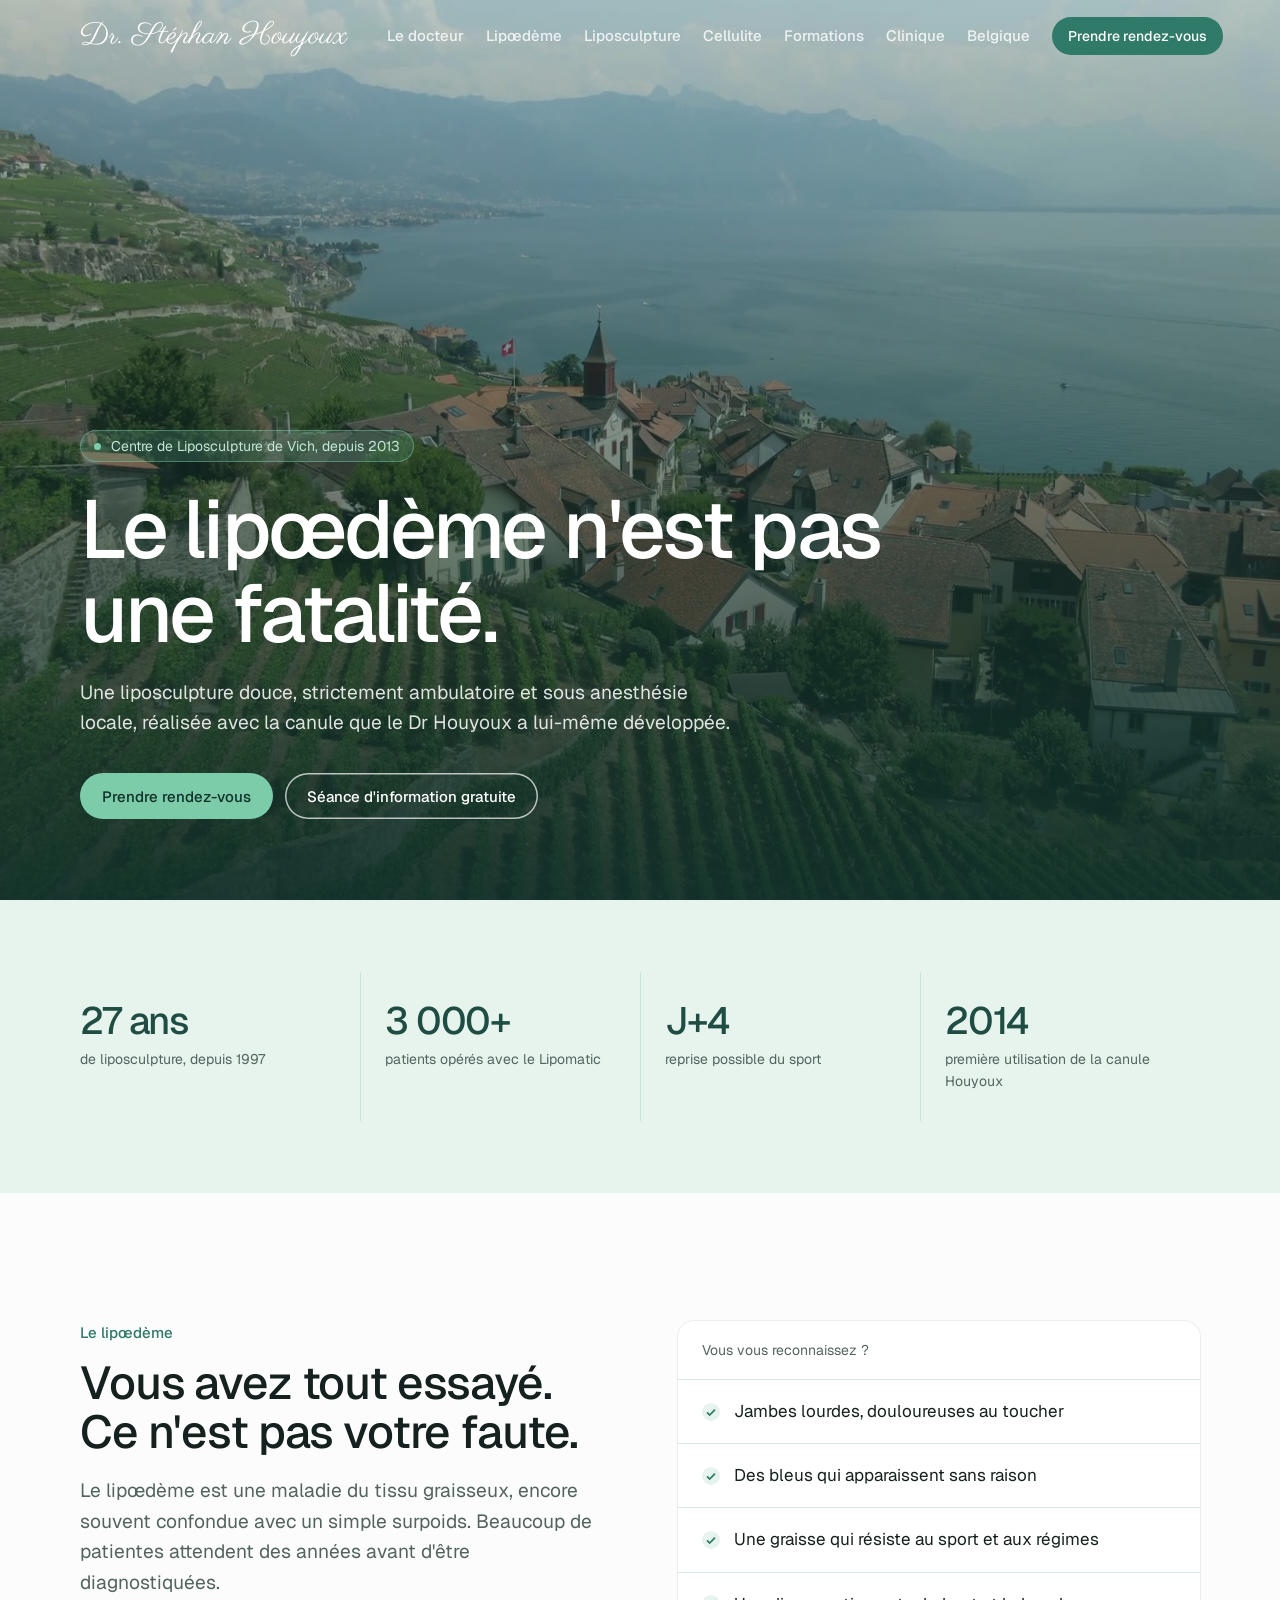
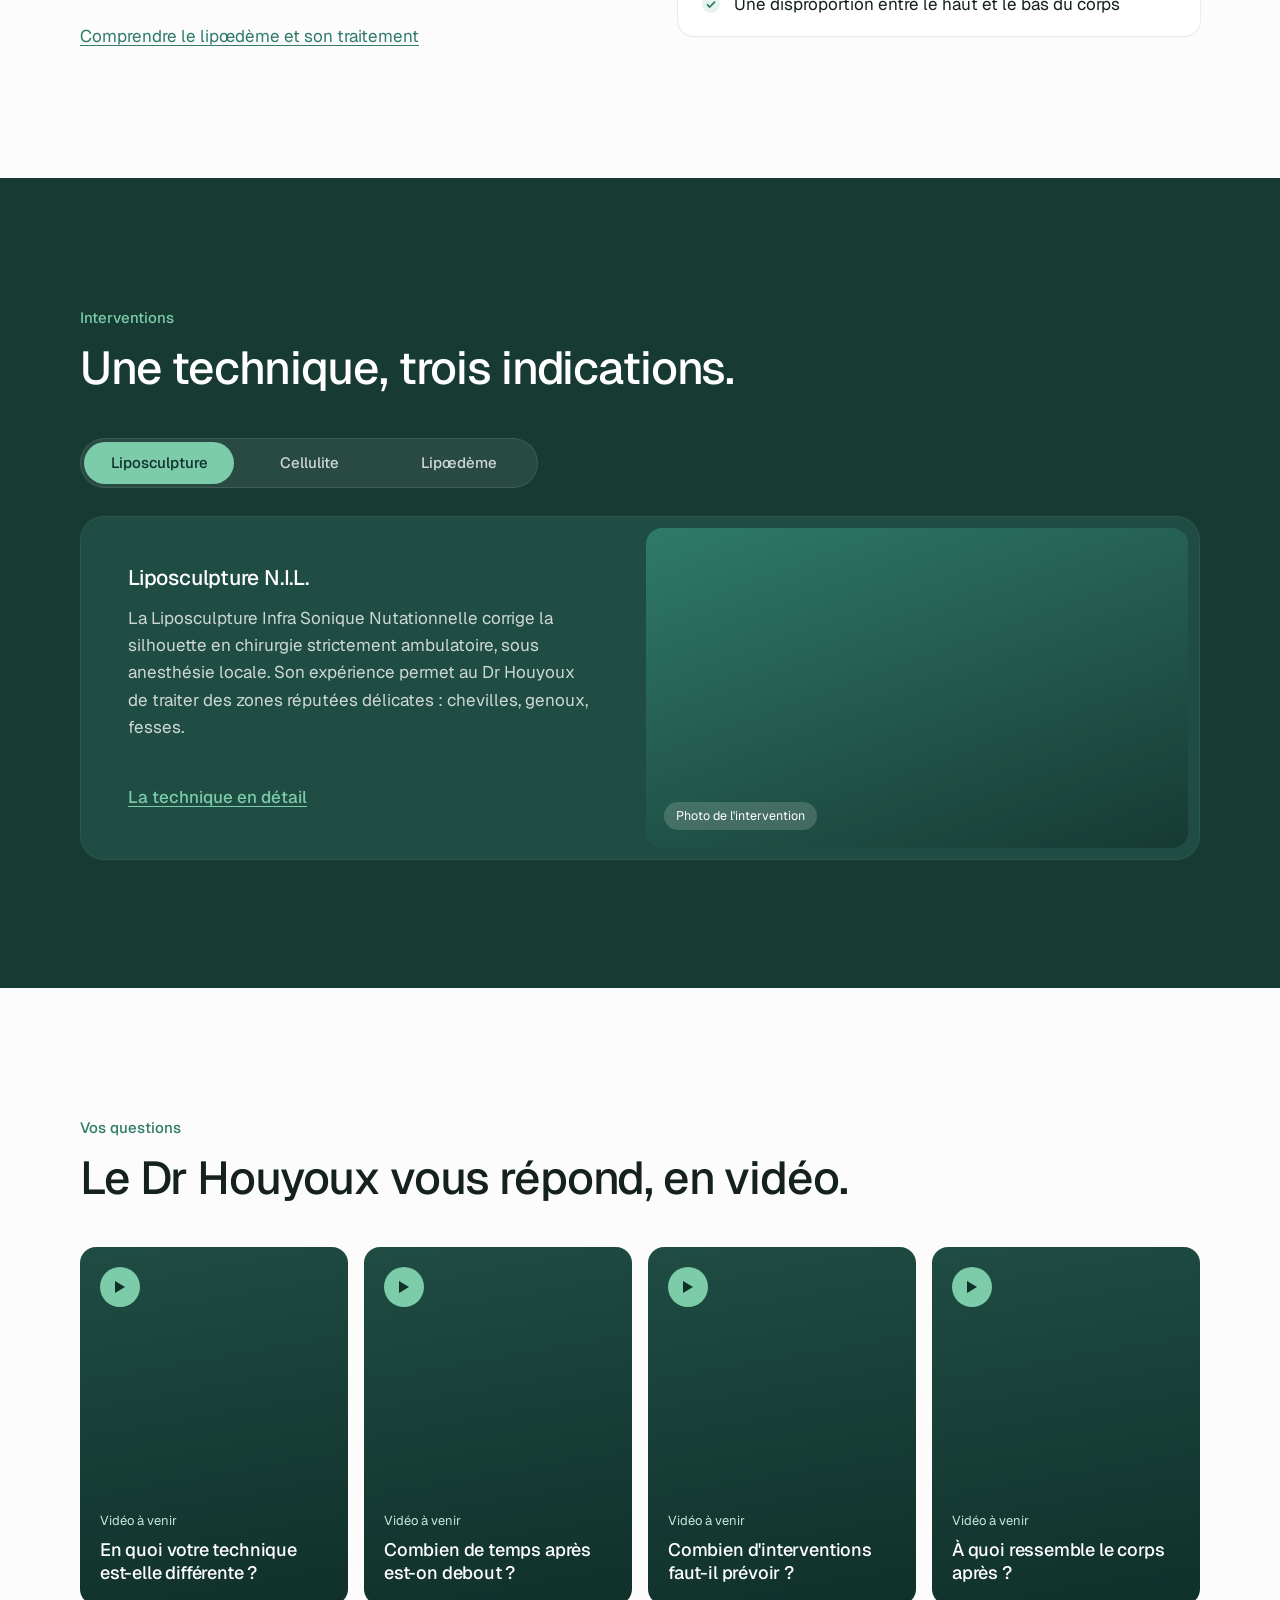
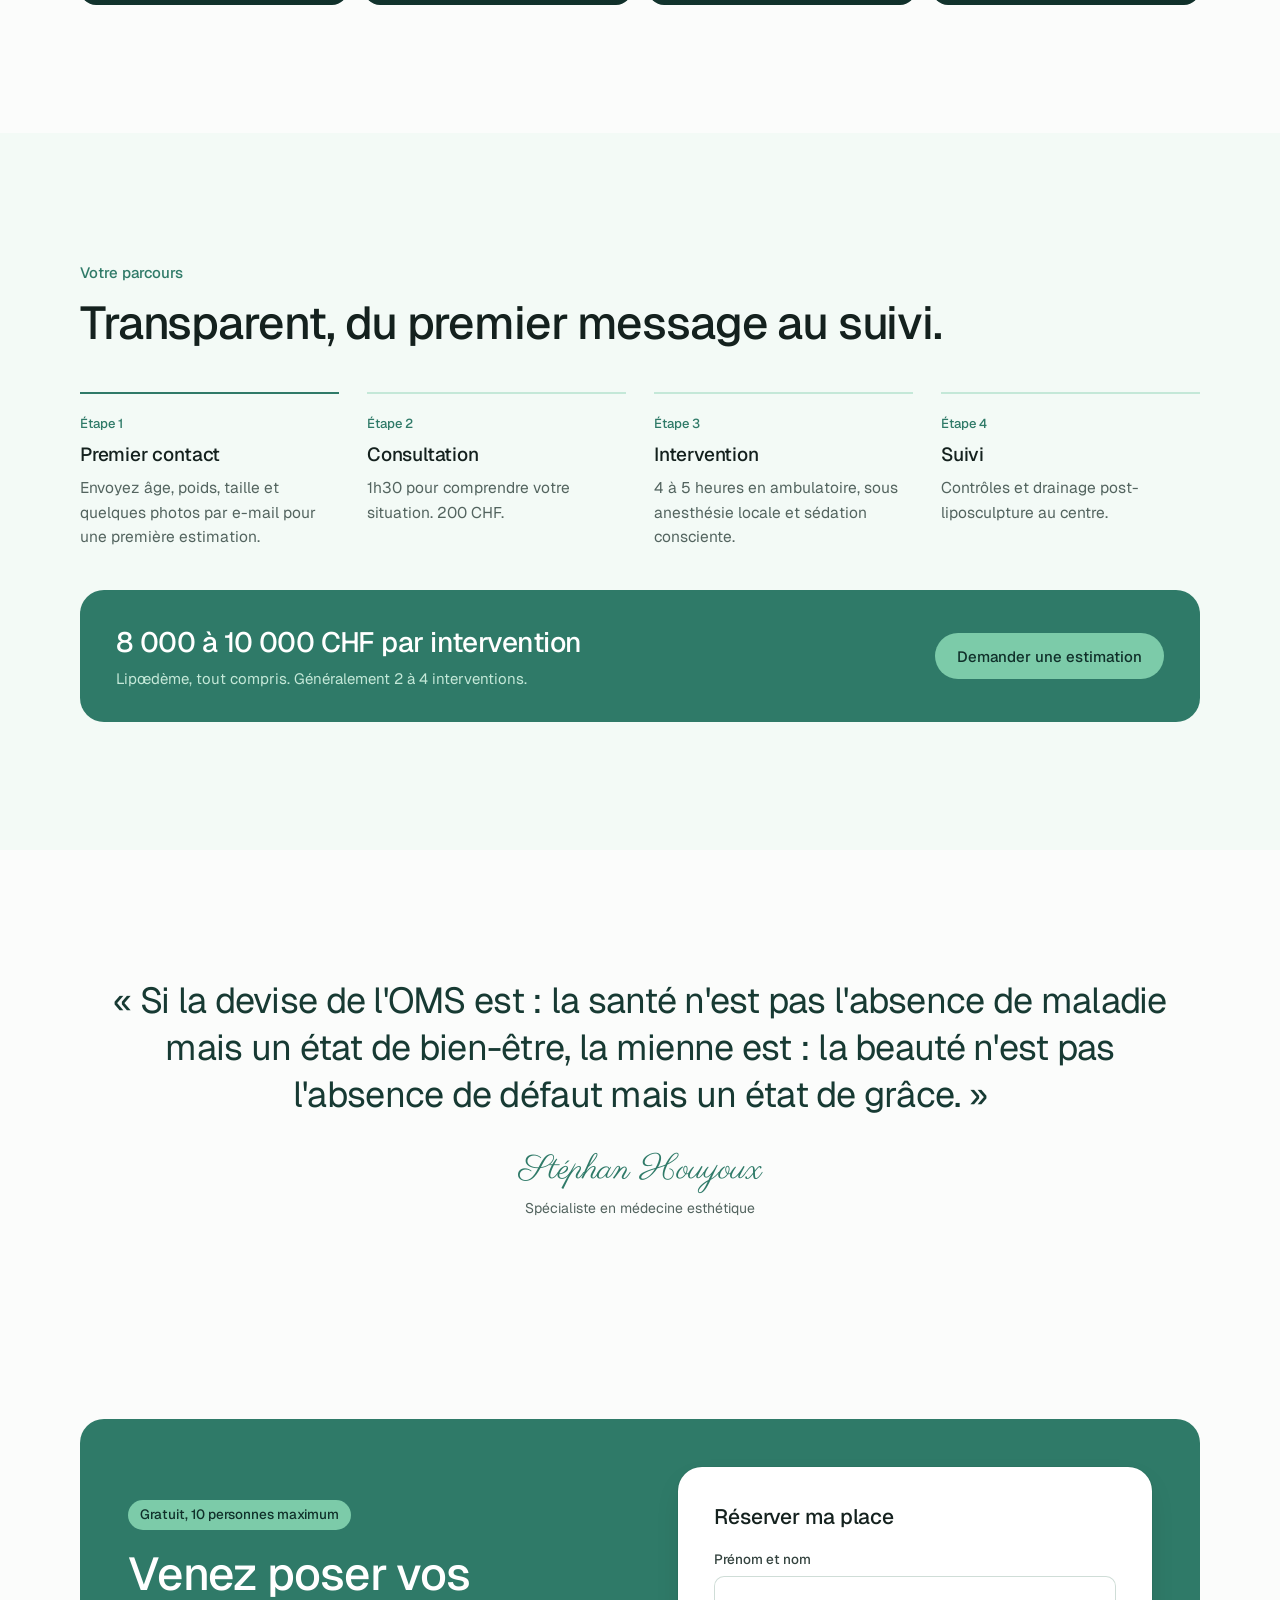
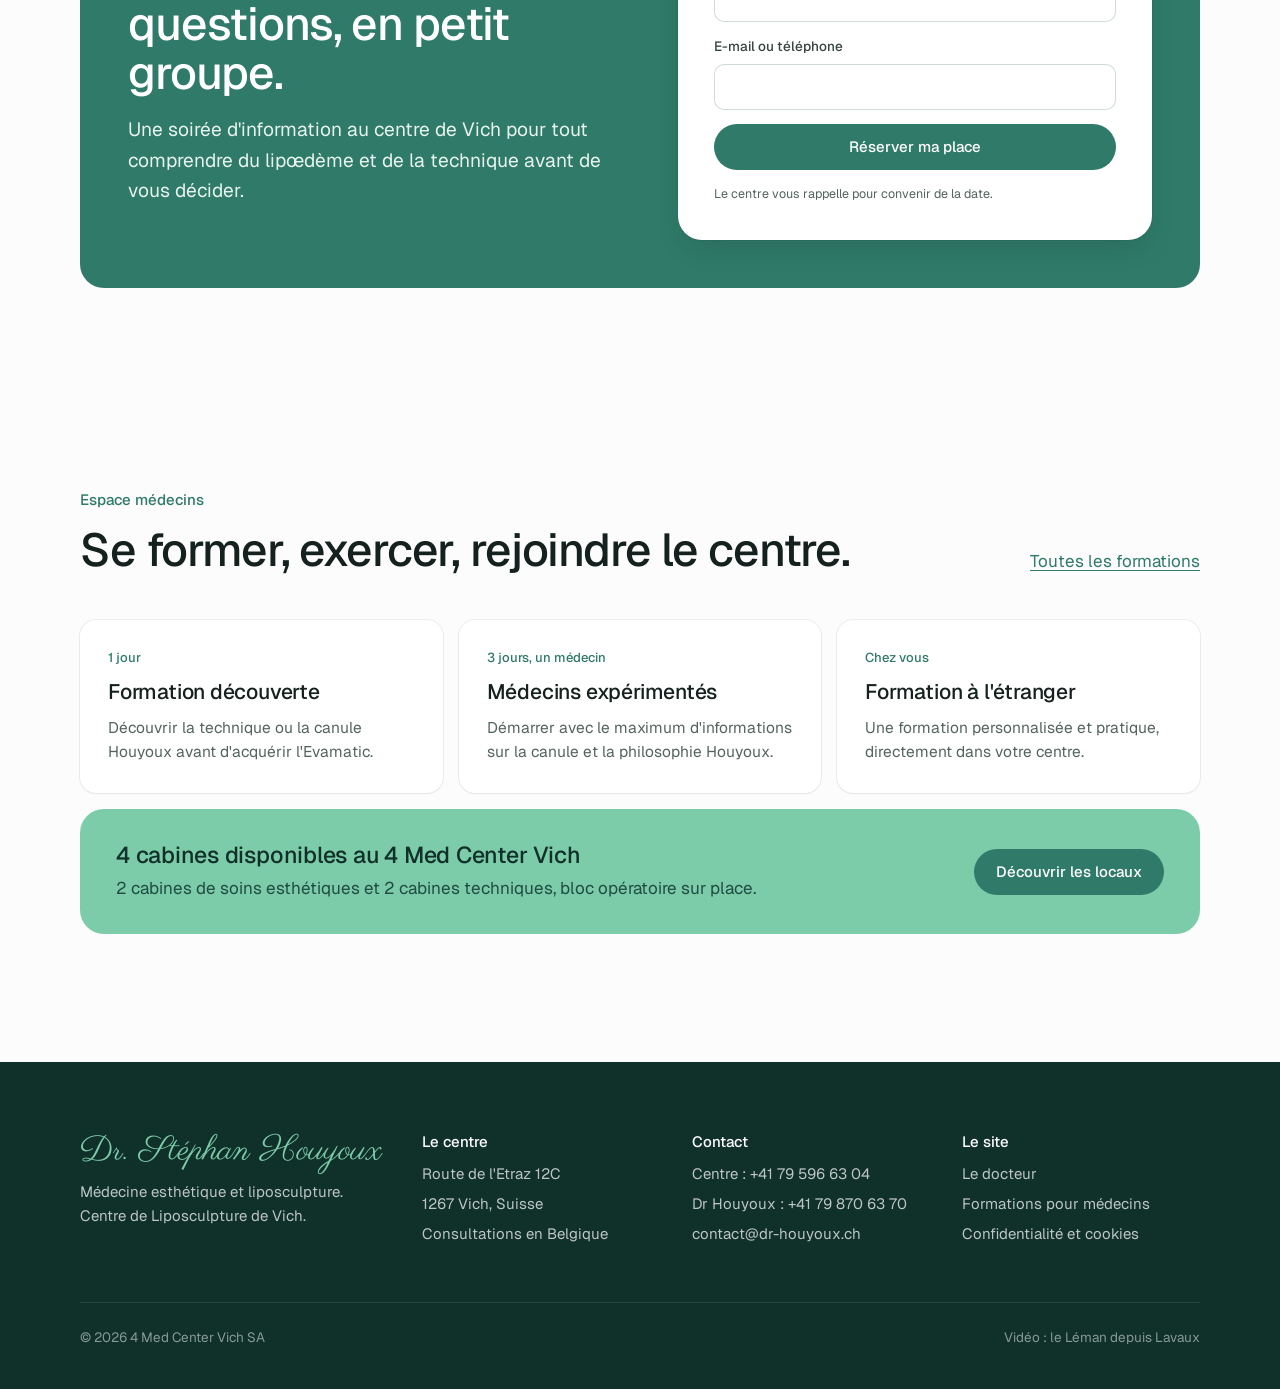
<file: index.html>
<!doctype html>
<html lang="fr">
<head>
<meta charset="utf-8">
<meta name="viewport" content="width=device-width, initial-scale=1, viewport-fit=cover">
<title>Dr Stéphan Houyoux · Centre de Liposculpture de Vich</title>
<meta name="description" content="Liposculpture et traitement du lipœdème en ambulatoire, sous anesthésie locale, avec la canule Houyoux. Centre de Liposculpture de Vich, entre Genève et Lausanne.">
<meta name="theme-color" content="#173A33">
<meta property="og:title" content="Dr Stéphan Houyoux · Centre de Liposculpture de Vich">
<meta property="og:description" content="Liposculpture et traitement du lipœdème en ambulatoire, sous anesthésie locale, avec la canule Houyoux. Centre de Liposculpture de Vich, entre Genève et Lausanne.">
<meta property="og:image" content="assets/img/leman-poster.jpg">
<link rel="icon" href="assets/img/favicon.svg" type="image/svg+xml">
<link rel="preconnect" href="https://fonts.googleapis.com">
<link rel="preconnect" href="https://fonts.gstatic.com" crossorigin>
<link href="https://fonts.googleapis.com/css2?family=Geist:wght@400;500;600&family=Parisienne&display=swap" rel="stylesheet">
<link rel="stylesheet" href="assets/css/style.css">
</head>
<body class="has-hero">
<a class="skip" href="#contenu">Aller au contenu</a>
<header class="site-header">
<div class="wrap">
<a class="logo" href="index.html" aria-label="Dr Stéphan Houyoux, accueil">Dr. Stéphan Houyoux</a>
<nav class="nav" aria-label="Navigation principale">
<a href="presentation.html">Le docteur</a>
<a href="lipoedeme.html">Lipœdème</a>
<a href="liposculpture.html">Liposculpture</a>
<a href="cellulite.html">Cellulite</a>
<a href="formations.html">Formations</a>
<a href="clinique.html">Clinique</a>
<a href="belgique.html">Belgique</a>
<a class="btn btn-primary btn-sm" href="contact.html">Prendre rendez-vous</a>
<button class="menu-btn" type="button" data-drawer-open aria-expanded="false" aria-controls="menu-mobile" aria-label="Ouvrir le menu"><svg width="18" height="18" viewBox="0 0 18 18" fill="none" stroke="#14211E" stroke-width="1.6" aria-hidden="true"><path d="M3 6.5h12M3 11.5h12"/></svg></button>
</nav>
</div>
</header>
<div class="drawer-overlay" aria-hidden="true"></div>
<nav class="drawer" id="menu-mobile" aria-label="Menu mobile" aria-hidden="true">
<div class="drawer-handle"></div>
<a href="index.html" aria-current="page">Accueil</a>
<a href="presentation.html">Le docteur</a>
<a href="lipoedeme.html">Lipœdème</a>
<a href="liposculpture.html">Liposculpture</a>
<a href="cellulite.html">Cellulite</a>
<a href="formations.html">Formations</a>
<a href="clinique.html">Clinique</a>
<a href="belgique.html">Belgique</a>
<a href="contact.html">Contact</a>
<a class="btn btn-primary" href="tel:+41795966304">Appeler le centre</a>
</nav>
<main id="contenu">
<section class="hero">
<video autoplay muted loop playsinline preload="metadata" poster="assets/img/leman-poster.jpg" aria-hidden="true">
<source src="assets/video/leman-720.mp4" type="video/mp4" media="(max-width: 760px)">
<source src="assets/video/leman-1080.mp4" type="video/mp4">
</video>
<div class="wrap">
<div class="intro">
<p class="hero-badge"><i></i>Centre de Liposculpture de Vich, depuis 2013</p>
<h1>Le lipœdème n'est pas une fatalité.</h1>
<p class="lead">Une liposculpture douce, strictement ambulatoire et sous anesthésie locale, réalisée avec la canule que le Dr Houyoux a lui-même développée.</p>
<div class="hero-actions"><a class="btn btn-mint" href="contact.html">Prendre rendez-vous</a><a class="btn btn-ghost" href="#seance">Séance d'information gratuite</a></div>
</div>
</div>
</section>

<section class="bg-mint section-tight">
<div class="wrap"><div class="facts"><div class="fact"><strong>27 ans</strong><span>de liposculpture, depuis 1997</span></div><div class="fact"><strong>3 000+</strong><span>patients opérés avec le Lipomatic</span></div><div class="fact"><strong>J+4</strong><span>reprise possible du sport</span></div><div class="fact"><strong>2014</strong><span>première utilisation de la canule Houyoux</span></div></div></div>
</section>

<section class="section">
<div class="wrap split">
<div>
<p class="kicker">Le lipœdème</p>
<h2>Vous avez tout essayé. Ce n'est pas votre faute.</h2>
<p class="lead" style="margin-top:18px">Le lipœdème est une maladie du tissu graisseux, encore souvent confondue avec un simple surpoids. Beaucoup de patientes attendent des années avant d'être diagnostiquées.</p>
<p style="margin-top:24px"><a href="lipoedeme.html">Comprendre le lipœdème et son traitement</a></p>
</div>
<ul class="card checklist"><li class="head">Vous vous reconnaissez ?</li><li><svg width="18" height="18" viewBox="0 0 18 18" fill="none" aria-hidden="true"><circle cx="9" cy="9" r="9" fill="#E7F4EE"/><path d="M5 9.4l2.7 2.7L13 6.6" stroke="#2F7A68" stroke-width="1.7"/></svg><span>Jambes lourdes, douloureuses au toucher</span></li><li><svg width="18" height="18" viewBox="0 0 18 18" fill="none" aria-hidden="true"><circle cx="9" cy="9" r="9" fill="#E7F4EE"/><path d="M5 9.4l2.7 2.7L13 6.6" stroke="#2F7A68" stroke-width="1.7"/></svg><span>Des bleus qui apparaissent sans raison</span></li><li><svg width="18" height="18" viewBox="0 0 18 18" fill="none" aria-hidden="true"><circle cx="9" cy="9" r="9" fill="#E7F4EE"/><path d="M5 9.4l2.7 2.7L13 6.6" stroke="#2F7A68" stroke-width="1.7"/></svg><span>Une graisse qui résiste au sport et aux régimes</span></li><li><svg width="18" height="18" viewBox="0 0 18 18" fill="none" aria-hidden="true"><circle cx="9" cy="9" r="9" fill="#E7F4EE"/><path d="M5 9.4l2.7 2.7L13 6.6" stroke="#2F7A68" stroke-width="1.7"/></svg><span>Une disproportion entre le haut et le bas du corps</span></li></ul>
</div>
</section>

<section class="section bg-green on-dark">
<div class="wrap" data-tabs>
<div class="section-head"><div><p class="kicker">Interventions</p><h2>Une technique, trois indications.</h2></div></div>
<div class="tabs" role="tablist" aria-label="Interventions">
<span class="indicator" aria-hidden="true"></span>
<button role="tab" id="t-lipo" aria-controls="p-lipo" aria-selected="true">Liposculpture</button>
<button role="tab" id="t-cell" aria-controls="p-cell" aria-selected="false" tabindex="-1">Cellulite</button>
<button role="tab" id="t-lipe" aria-controls="p-lipe" aria-selected="false" tabindex="-1">Lipœdème</button>
</div>
<div class="tab-panel" role="tabpanel" id="p-lipo" aria-labelledby="t-lipo">
<div class="txt"><h3>Liposculpture N.I.L.</h3><p>La Liposculpture Infra Sonique Nutationnelle corrige la silhouette en chirurgie strictement ambulatoire, sous anesthésie locale. Son expérience permet au Dr Houyoux de traiter des zones réputées délicates : chevilles, genoux, fesses.</p><a href="liposculpture.html">La technique en détail</a></div>
<div class="visual"><span class="tag">Photo de l'intervention</span></div>
</div>
<div class="tab-panel" role="tabpanel" id="p-cell" aria-labelledby="t-cell" hidden>
<div class="txt"><h3>Cellulite</h3><p>Pour la première fois, des résultats durables sur la cellulite de surface, grâce à la canule Houyoux, présentée en première mondiale à Paris en 2015 au congrès IMCAS.</p><a href="cellulite.html">Le traitement de la cellulite</a></div>
<div class="visual"><span class="tag">Photo : aspect de la peau</span></div>
</div>
<div class="tab-panel" role="tabpanel" id="p-lipe" aria-labelledby="t-lipe" hidden>
<div class="txt"><h3>Lipœdème</h3><p>La canule retire la graisse avec précision en respectant vaisseaux et tissu conjonctif. Une fois la douleur post-opératoire passée, la douleur du lipœdème s'atténue sur la zone traitée.</p><a href="lipoedeme.html">Le traitement du lipœdème</a></div>
<div class="visual"><span class="tag">Photo : jambes, lumière douce</span></div>
</div>
</div>
</section>

<section class="section">
<div class="wrap">
<div class="section-head"><div><p class="kicker">Vos questions</p><h2>Le Dr Houyoux vous répond, en vidéo.</h2></div></div>
<div class="videos">
<a class="video-card" href="liposculpture.html#questions"><span class="play" aria-hidden="true"><svg width="12" height="14" viewBox="0 0 12 14"><path d="M1 1l10 6-10 6z" fill="#10302A"/></svg></span><div><small>Vidéo à venir</small><h3>En quoi votre technique est-elle différente ?</h3></div></a>
<a class="video-card" href="liposculpture.html#questions"><span class="play" aria-hidden="true"><svg width="12" height="14" viewBox="0 0 12 14"><path d="M1 1l10 6-10 6z" fill="#10302A"/></svg></span><div><small>Vidéo à venir</small><h3>Combien de temps après est-on debout ?</h3></div></a>
<a class="video-card" href="liposculpture.html#questions"><span class="play" aria-hidden="true"><svg width="12" height="14" viewBox="0 0 12 14"><path d="M1 1l10 6-10 6z" fill="#10302A"/></svg></span><div><small>Vidéo à venir</small><h3>Combien d'interventions faut-il prévoir ?</h3></div></a>
<a class="video-card" href="liposculpture.html#questions"><span class="play" aria-hidden="true"><svg width="12" height="14" viewBox="0 0 12 14"><path d="M1 1l10 6-10 6z" fill="#10302A"/></svg></span><div><small>Vidéo à venir</small><h3>À quoi ressemble le corps après ?</h3></div></a>
</div>
</div>
</section>

<section class="section bg-mint-soft">
<div class="wrap">
<div class="section-head"><div><p class="kicker">Votre parcours</p><h2>Transparent, du premier message au suivi.</h2></div></div>
<ol class="steps">
<li><h3>Premier contact</h3><p>Envoyez âge, poids, taille et quelques photos par e-mail pour une première estimation.</p></li>
<li><h3>Consultation</h3><p>1h30 pour comprendre votre situation. 200 CHF.</p></li>
<li><h3>Intervention</h3><p>4 à 5 heures en ambulatoire, sous anesthésie locale et sédation consciente.</p></li>
<li><h3>Suivi</h3><p>Contrôles et drainage post-liposculpture au centre.</p></li>
</ol>
<div class="price-bar"><div><strong>8 000 à 10 000 CHF par intervention</strong><span>Lipœdème, tout compris. Généralement 2 à 4 interventions.</span></div><a class="btn btn-mint" href="contact.html">Demander une estimation</a></div>
</div>
</section>

<section class="section quote">
<div class="wrap">
<blockquote>« Si la devise de l'OMS est : la santé n'est pas l'absence de maladie mais un état de bien-être, la mienne est : la beauté n'est pas l'absence de défaut mais un état de grâce. »</blockquote>
<p class="sign">Stéphan Houyoux</p>
<p class="role">Spécialiste en médecine esthétique</p>
</div>
</section>

<section class="section-tight" id="seance">
<div class="wrap">
<div class="info-card split split-center">
<div><span class="chip">Gratuit, 10 personnes maximum</span><h2>Venez poser vos questions, en petit groupe.</h2><p class="lead">Une soirée d'information au centre de Vich pour tout comprendre du lipœdème et de la technique avant de vous décider.</p></div>
<form class="form" data-form action="https://formspree.io/f/VOTRE_ID" method="POST">
<h3>Réserver ma place</h3>
<input type="hidden" name="_subject" value="Séance d'information">
<div class="field"><label for="home-nom">Prénom et nom</label><input id="home-nom" name="nom" autocomplete="name" required></div>
<div class="field"><label for="home-contact">E-mail ou téléphone</label><input id="home-contact" name="contact" autocomplete="email" required></div>
<button class="btn btn-primary btn-block" type="submit">Réserver ma place</button>
<p class="form-note">Le centre vous rappelle pour convenir de la date.</p>
</form>
</div>
</div>
</section>

<section class="section">
<div class="wrap">
<div class="section-head"><div><p class="kicker">Espace médecins</p><h2>Se former, exercer, rejoindre le centre.</h2></div><a href="formations.html">Toutes les formations</a></div>
<div class="cards "><div class="card"><small>1 jour</small><h3>Formation découverte</h3><p>Découvrir la technique ou la canule Houyoux avant d'acquérir l'Evamatic.</p></div><div class="card"><small>3 jours, un médecin</small><h3>Médecins expérimentés</h3><p>Démarrer avec le maximum d'informations sur la canule et la philosophie Houyoux.</p></div><div class="card"><small>Chez vous</small><h3>Formation à l'étranger</h3><p>Une formation personnalisée et pratique, directement dans votre centre.</p></div></div>
<div class="band"><div><h3>4 cabines disponibles au 4 Med Center Vich</h3><p>2 cabines de soins esthétiques et 2 cabines techniques, bloc opératoire sur place.</p></div><a class="btn btn-primary" href="clinique.html#locaux">Découvrir les locaux</a></div>
</div>
</section>
</main>
<footer class="site-footer">
<div class="wrap">
<div class="footer-grid">
<div>
<a class="logo" href="index.html">Dr. Stéphan Houyoux</a>
<p style="margin-top:12px">Médecine esthétique et liposculpture.<br>Centre de Liposculpture de Vich.</p>
</div>
<div>
<h2>Le centre</h2>
<ul><li>Route de l'Etraz 12C</li><li>1267 Vich, Suisse</li><li><a href="belgique.html">Consultations en Belgique</a></li></ul>
</div>
<div>
<h2>Contact</h2>
<ul><li><a href="tel:+41795966304">Centre : +41 79 596 63 04</a></li><li><a href="tel:+41798706370">Dr Houyoux : +41 79 870 63 70</a></li><li><a href="mailto:contact@dr-houyoux.ch">contact@dr-houyoux.ch</a></li></ul>
</div>
<div>
<h2>Le site</h2>
<ul><li><a href="presentation.html">Le docteur</a></li><li><a href="formations.html">Formations pour médecins</a></li><li><a href="confidentialite.html">Confidentialité et cookies</a></li></ul>
</div>
</div>
<div class="footer-bottom"><span>© <span data-year>2026</span> 4 Med Center Vich SA</span><span>Vidéo : le Léman depuis Lavaux</span></div>
</div>
</footer>
<script src="assets/js/main.js" defer></script>
</body>
</html>
</file>
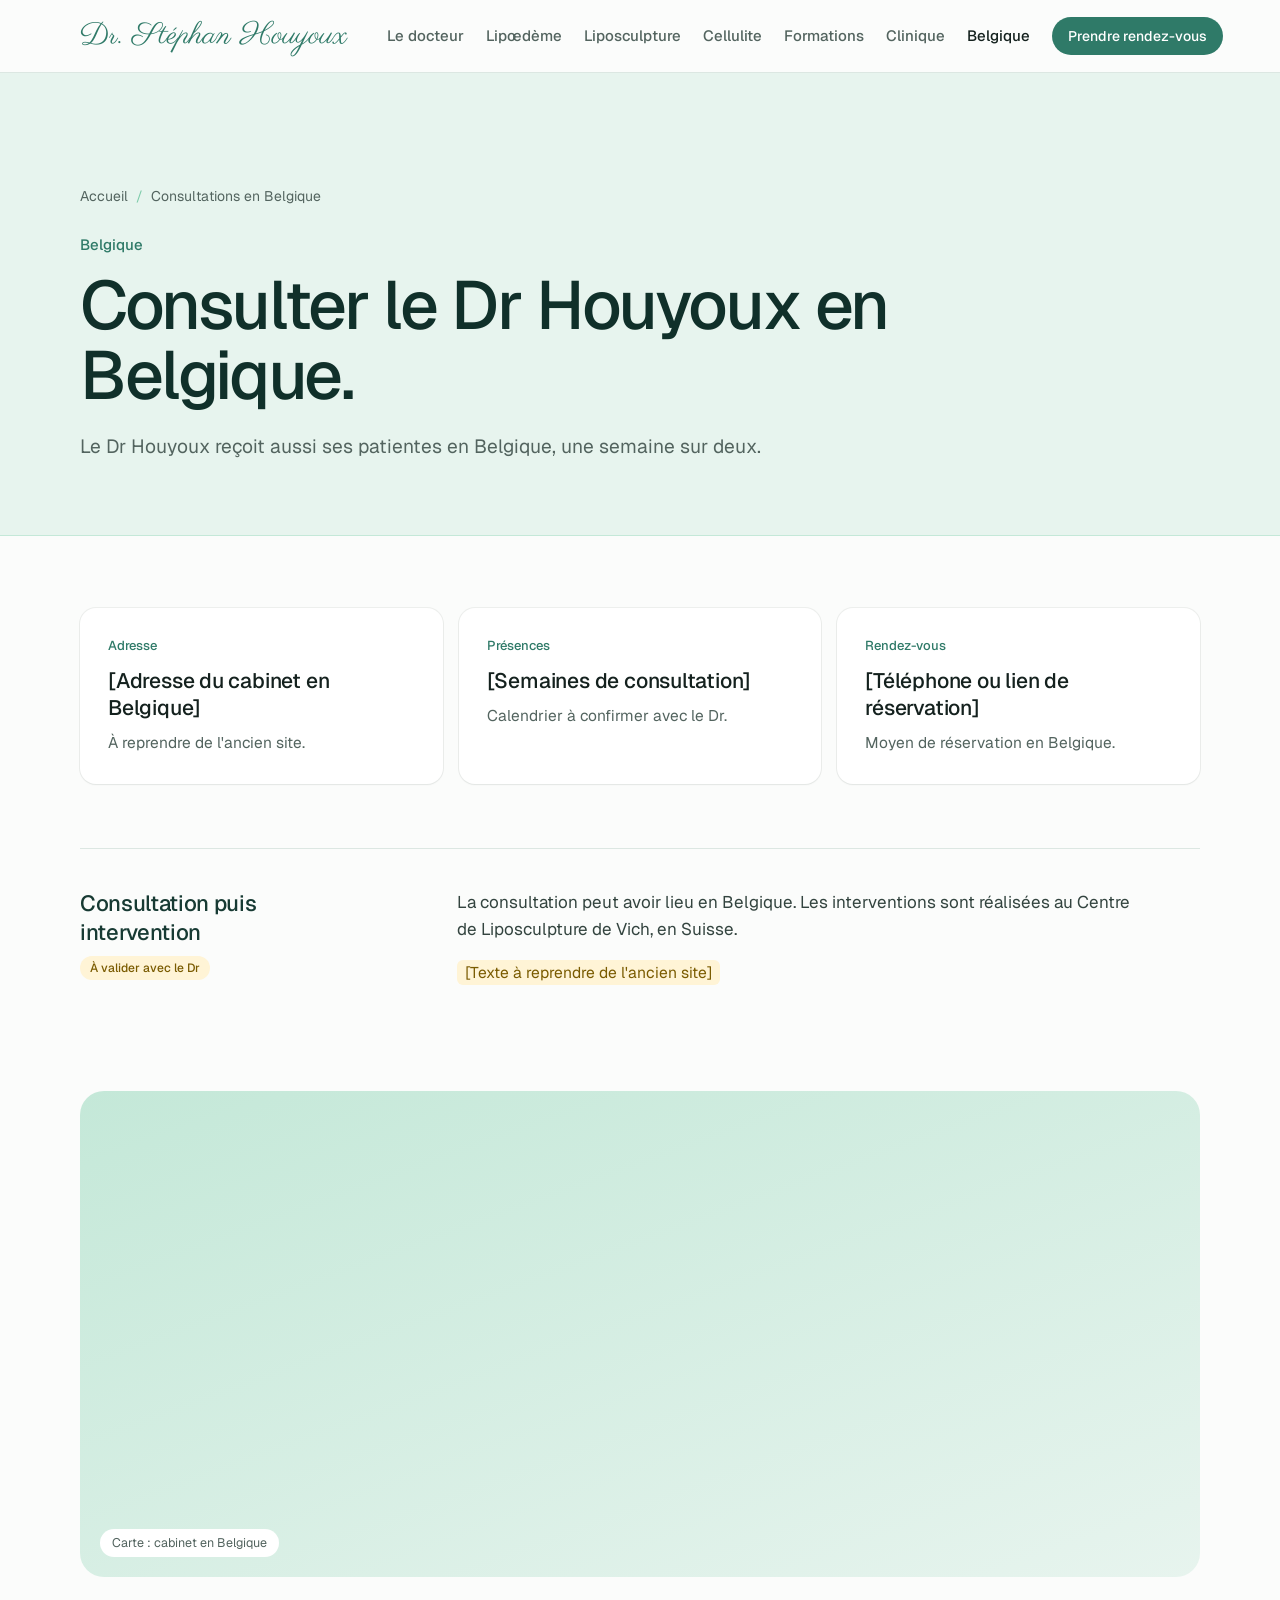
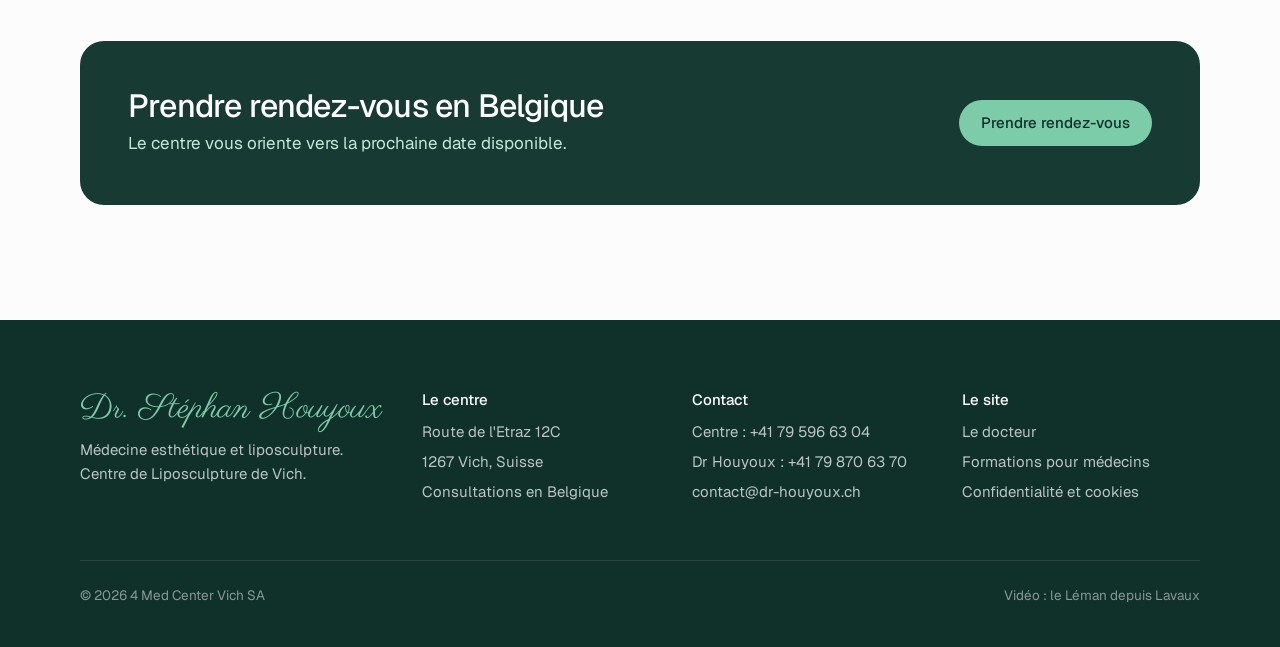
<file: belgique.html>
<!doctype html>
<html lang="fr">
<head>
<meta charset="utf-8">
<meta name="viewport" content="width=device-width, initial-scale=1, viewport-fit=cover">
<title>Consultations en Belgique · Dr Stéphan Houyoux</title>
<meta name="description" content="Le Dr Stéphan Houyoux consulte aussi en Belgique.">
<meta name="theme-color" content="#173A33">
<meta property="og:title" content="Consultations en Belgique · Dr Stéphan Houyoux">
<meta property="og:description" content="Le Dr Stéphan Houyoux consulte aussi en Belgique.">
<meta property="og:image" content="assets/img/leman-poster.jpg">
<link rel="icon" href="assets/img/favicon.svg" type="image/svg+xml">
<link rel="preconnect" href="https://fonts.googleapis.com">
<link rel="preconnect" href="https://fonts.gstatic.com" crossorigin>
<link href="https://fonts.googleapis.com/css2?family=Geist:wght@400;500;600&family=Parisienne&display=swap" rel="stylesheet">
<link rel="stylesheet" href="assets/css/style.css">
</head>
<body>
<a class="skip" href="#contenu">Aller au contenu</a>
<header class="site-header">
<div class="wrap">
<a class="logo" href="index.html" aria-label="Dr Stéphan Houyoux, accueil">Dr. Stéphan Houyoux</a>
<nav class="nav" aria-label="Navigation principale">
<a href="presentation.html">Le docteur</a>
<a href="lipoedeme.html">Lipœdème</a>
<a href="liposculpture.html">Liposculpture</a>
<a href="cellulite.html">Cellulite</a>
<a href="formations.html">Formations</a>
<a href="clinique.html">Clinique</a>
<a href="belgique.html" aria-current="page">Belgique</a>
<a class="btn btn-primary btn-sm" href="contact.html">Prendre rendez-vous</a>
<button class="menu-btn" type="button" data-drawer-open aria-expanded="false" aria-controls="menu-mobile" aria-label="Ouvrir le menu"><svg width="18" height="18" viewBox="0 0 18 18" fill="none" stroke="#14211E" stroke-width="1.6" aria-hidden="true"><path d="M3 6.5h12M3 11.5h12"/></svg></button>
</nav>
</div>
</header>
<div class="drawer-overlay" aria-hidden="true"></div>
<nav class="drawer" id="menu-mobile" aria-label="Menu mobile" aria-hidden="true">
<div class="drawer-handle"></div>
<a href="index.html">Accueil</a>
<a href="presentation.html">Le docteur</a>
<a href="lipoedeme.html">Lipœdème</a>
<a href="liposculpture.html">Liposculpture</a>
<a href="cellulite.html">Cellulite</a>
<a href="formations.html">Formations</a>
<a href="clinique.html">Clinique</a>
<a href="belgique.html" aria-current="page">Belgique</a>
<a href="contact.html">Contact</a>
<a class="btn btn-primary" href="tel:+41795966304">Appeler le centre</a>
</nav>
<main id="contenu"><section class="page-hero">
<div class="wrap">
<nav class="crumbs" aria-label="Fil d'Ariane"><a href="index.html">Accueil</a><span aria-hidden="true">/</span><span>Consultations en Belgique</span></nav>
<p class="kicker">Belgique</p>
<h1>Consulter le Dr Houyoux en Belgique.</h1>
<p class="lead">Le Dr Houyoux reçoit aussi ses patientes en Belgique, une semaine sur deux.</p>
</div>
</section>
<section class="section-tight" style="padding-bottom:clamp(72px,9vw,120px)"><div class="wrap stack"><div class="cards "><div class="card"><small>Adresse</small><h3>[Adresse du cabinet en Belgique]</h3><p>À reprendre de l'ancien site.</p></div><div class="card"><small>Présences</small><h3>[Semaines de consultation]</h3><p>Calendrier à confirmer avec le Dr.</p></div><div class="card"><small>Rendez-vous</small><h3>[Téléphone ou lien de réservation]</h3><p>Moyen de réservation en Belgique.</p></div></div><div class="blocks"><div class="block"><div><h2>Consultation puis intervention</h2><span class="chip-todo">À valider avec le Dr</span></div><div class="body"><p>La consultation peut avoir lieu en Belgique. Les interventions sont réalisées au Centre de Liposculpture de Vich, en Suisse.</p>
<p><span class="todo">[Texte à reprendre de l'ancien site]</span></p></div></div></div><div class="media-box" role="img" aria-label="Carte : cabinet en Belgique"><span class="tag">Carte : cabinet en Belgique</span></div><div class="cta"><div><h2>Prendre rendez-vous en Belgique</h2><p>Le centre vous oriente vers la prochaine date disponible.</p></div><a class="btn btn-mint" href="contact.html">Prendre rendez-vous</a></div></div></section></main><footer class="site-footer">
<div class="wrap">
<div class="footer-grid">
<div>
<a class="logo" href="index.html">Dr. Stéphan Houyoux</a>
<p style="margin-top:12px">Médecine esthétique et liposculpture.<br>Centre de Liposculpture de Vich.</p>
</div>
<div>
<h2>Le centre</h2>
<ul><li>Route de l'Etraz 12C</li><li>1267 Vich, Suisse</li><li><a href="belgique.html">Consultations en Belgique</a></li></ul>
</div>
<div>
<h2>Contact</h2>
<ul><li><a href="tel:+41795966304">Centre : +41 79 596 63 04</a></li><li><a href="tel:+41798706370">Dr Houyoux : +41 79 870 63 70</a></li><li><a href="mailto:contact@dr-houyoux.ch">contact@dr-houyoux.ch</a></li></ul>
</div>
<div>
<h2>Le site</h2>
<ul><li><a href="presentation.html">Le docteur</a></li><li><a href="formations.html">Formations pour médecins</a></li><li><a href="confidentialite.html">Confidentialité et cookies</a></li></ul>
</div>
</div>
<div class="footer-bottom"><span>© <span data-year>2026</span> 4 Med Center Vich SA</span><span>Vidéo : le Léman depuis Lavaux</span></div>
</div>
</footer>
<script src="assets/js/main.js" defer></script>
</body>
</html>
</file>
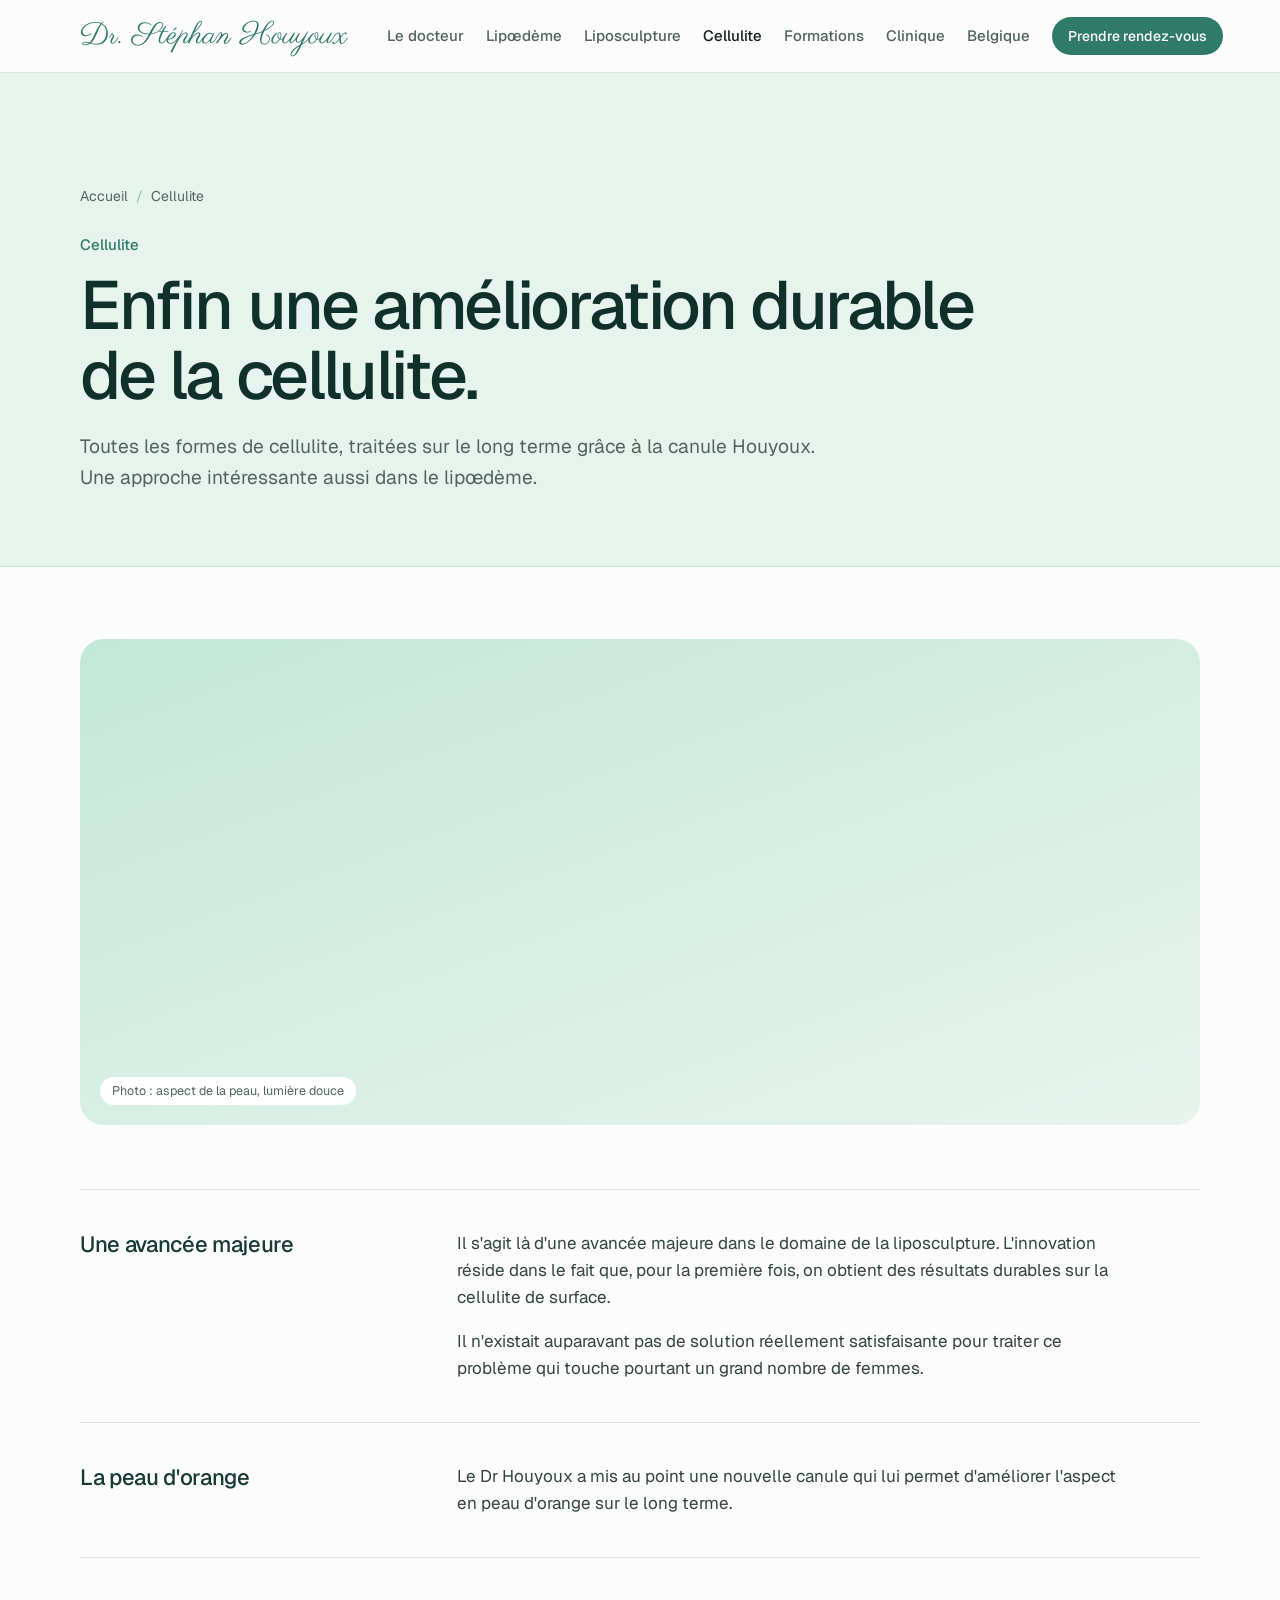
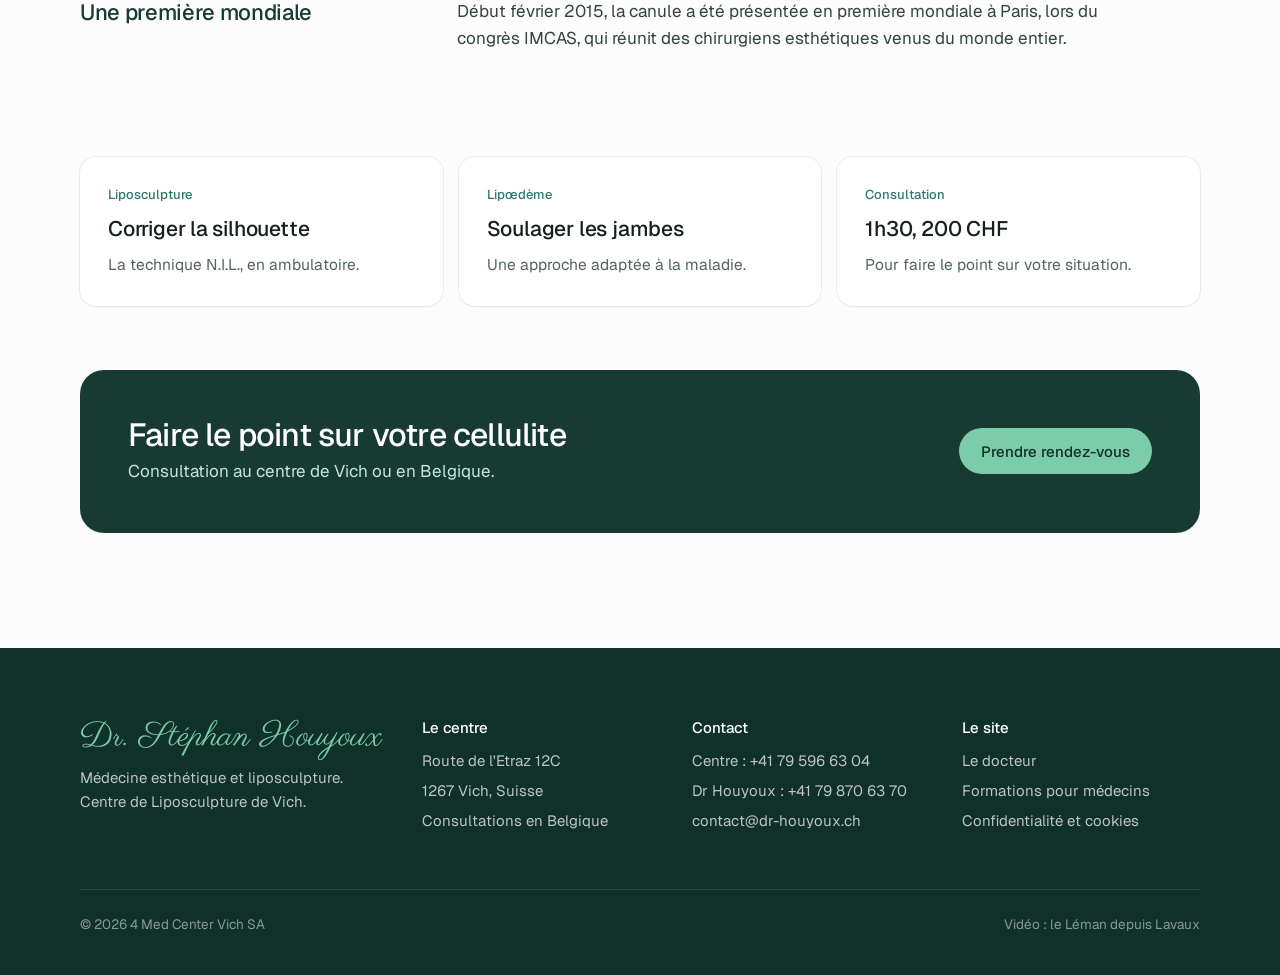
<file: cellulite.html>
<!doctype html>
<html lang="fr">
<head>
<meta charset="utf-8">
<meta name="viewport" content="width=device-width, initial-scale=1, viewport-fit=cover">
<title>Traitement de la cellulite · Dr Stéphan Houyoux</title>
<meta name="description" content="Des résultats durables sur la cellulite de surface grâce à la canule Houyoux, présentée en première mondiale à l&#x27;IMCAS en 2015.">
<meta name="theme-color" content="#173A33">
<meta property="og:title" content="Traitement de la cellulite · Dr Stéphan Houyoux">
<meta property="og:description" content="Des résultats durables sur la cellulite de surface grâce à la canule Houyoux, présentée en première mondiale à l&#x27;IMCAS en 2015.">
<meta property="og:image" content="assets/img/leman-poster.jpg">
<link rel="icon" href="assets/img/favicon.svg" type="image/svg+xml">
<link rel="preconnect" href="https://fonts.googleapis.com">
<link rel="preconnect" href="https://fonts.gstatic.com" crossorigin>
<link href="https://fonts.googleapis.com/css2?family=Geist:wght@400;500;600&family=Parisienne&display=swap" rel="stylesheet">
<link rel="stylesheet" href="assets/css/style.css">
</head>
<body>
<a class="skip" href="#contenu">Aller au contenu</a>
<header class="site-header">
<div class="wrap">
<a class="logo" href="index.html" aria-label="Dr Stéphan Houyoux, accueil">Dr. Stéphan Houyoux</a>
<nav class="nav" aria-label="Navigation principale">
<a href="presentation.html">Le docteur</a>
<a href="lipoedeme.html">Lipœdème</a>
<a href="liposculpture.html">Liposculpture</a>
<a href="cellulite.html" aria-current="page">Cellulite</a>
<a href="formations.html">Formations</a>
<a href="clinique.html">Clinique</a>
<a href="belgique.html">Belgique</a>
<a class="btn btn-primary btn-sm" href="contact.html">Prendre rendez-vous</a>
<button class="menu-btn" type="button" data-drawer-open aria-expanded="false" aria-controls="menu-mobile" aria-label="Ouvrir le menu"><svg width="18" height="18" viewBox="0 0 18 18" fill="none" stroke="#14211E" stroke-width="1.6" aria-hidden="true"><path d="M3 6.5h12M3 11.5h12"/></svg></button>
</nav>
</div>
</header>
<div class="drawer-overlay" aria-hidden="true"></div>
<nav class="drawer" id="menu-mobile" aria-label="Menu mobile" aria-hidden="true">
<div class="drawer-handle"></div>
<a href="index.html">Accueil</a>
<a href="presentation.html">Le docteur</a>
<a href="lipoedeme.html">Lipœdème</a>
<a href="liposculpture.html">Liposculpture</a>
<a href="cellulite.html" aria-current="page">Cellulite</a>
<a href="formations.html">Formations</a>
<a href="clinique.html">Clinique</a>
<a href="belgique.html">Belgique</a>
<a href="contact.html">Contact</a>
<a class="btn btn-primary" href="tel:+41795966304">Appeler le centre</a>
</nav>
<main id="contenu"><section class="page-hero">
<div class="wrap">
<nav class="crumbs" aria-label="Fil d'Ariane"><a href="index.html">Accueil</a><span aria-hidden="true">/</span><span>Cellulite</span></nav>
<p class="kicker">Cellulite</p>
<h1>Enfin une amélioration durable de la cellulite.</h1>
<p class="lead">Toutes les formes de cellulite, traitées sur le long terme grâce à la canule Houyoux. Une approche intéressante aussi dans le lipœdème.</p>
</div>
</section>
<section class="section-tight" style="padding-bottom:clamp(72px,9vw,120px)"><div class="wrap stack"><div class="media-box" role="img" aria-label="Photo : aspect de la peau, lumière douce"><span class="tag">Photo : aspect de la peau, lumière douce</span></div><div class="blocks"><div class="block"><div><h2>Une avancée majeure</h2></div><div class="body"><p>Il s'agit là d'une avancée majeure dans le domaine de la liposculpture. L'innovation réside dans le fait que, pour la première fois, on obtient des résultats durables sur la cellulite de surface.</p>
<p>Il n'existait auparavant pas de solution réellement satisfaisante pour traiter ce problème qui touche pourtant un grand nombre de femmes.</p></div></div><div class="block"><div><h2>La peau d'orange</h2></div><div class="body"><p>Le Dr Houyoux a mis au point une nouvelle canule qui lui permet d'améliorer l'aspect en peau d'orange sur le long terme.</p></div></div><div class="block"><div><h2>Une première mondiale</h2></div><div class="body"><p>Début février 2015, la canule a été présentée en première mondiale à Paris, lors du congrès IMCAS, qui réunit des chirurgiens esthétiques venus du monde entier.</p></div></div></div><div class="cards "><div class="card"><small>Liposculpture</small><h3>Corriger la silhouette</h3><p>La technique N.I.L., en ambulatoire.</p></div><div class="card"><small>Lipœdème</small><h3>Soulager les jambes</h3><p>Une approche adaptée à la maladie.</p></div><div class="card"><small>Consultation</small><h3>1h30, 200 CHF</h3><p>Pour faire le point sur votre situation.</p></div></div><div class="cta"><div><h2>Faire le point sur votre cellulite</h2><p>Consultation au centre de Vich ou en Belgique.</p></div><a class="btn btn-mint" href="contact.html">Prendre rendez-vous</a></div></div></section></main><footer class="site-footer">
<div class="wrap">
<div class="footer-grid">
<div>
<a class="logo" href="index.html">Dr. Stéphan Houyoux</a>
<p style="margin-top:12px">Médecine esthétique et liposculpture.<br>Centre de Liposculpture de Vich.</p>
</div>
<div>
<h2>Le centre</h2>
<ul><li>Route de l'Etraz 12C</li><li>1267 Vich, Suisse</li><li><a href="belgique.html">Consultations en Belgique</a></li></ul>
</div>
<div>
<h2>Contact</h2>
<ul><li><a href="tel:+41795966304">Centre : +41 79 596 63 04</a></li><li><a href="tel:+41798706370">Dr Houyoux : +41 79 870 63 70</a></li><li><a href="mailto:contact@dr-houyoux.ch">contact@dr-houyoux.ch</a></li></ul>
</div>
<div>
<h2>Le site</h2>
<ul><li><a href="presentation.html">Le docteur</a></li><li><a href="formations.html">Formations pour médecins</a></li><li><a href="confidentialite.html">Confidentialité et cookies</a></li></ul>
</div>
</div>
<div class="footer-bottom"><span>© <span data-year>2026</span> 4 Med Center Vich SA</span><span>Vidéo : le Léman depuis Lavaux</span></div>
</div>
</footer>
<script src="assets/js/main.js" defer></script>
</body>
</html>
</file>
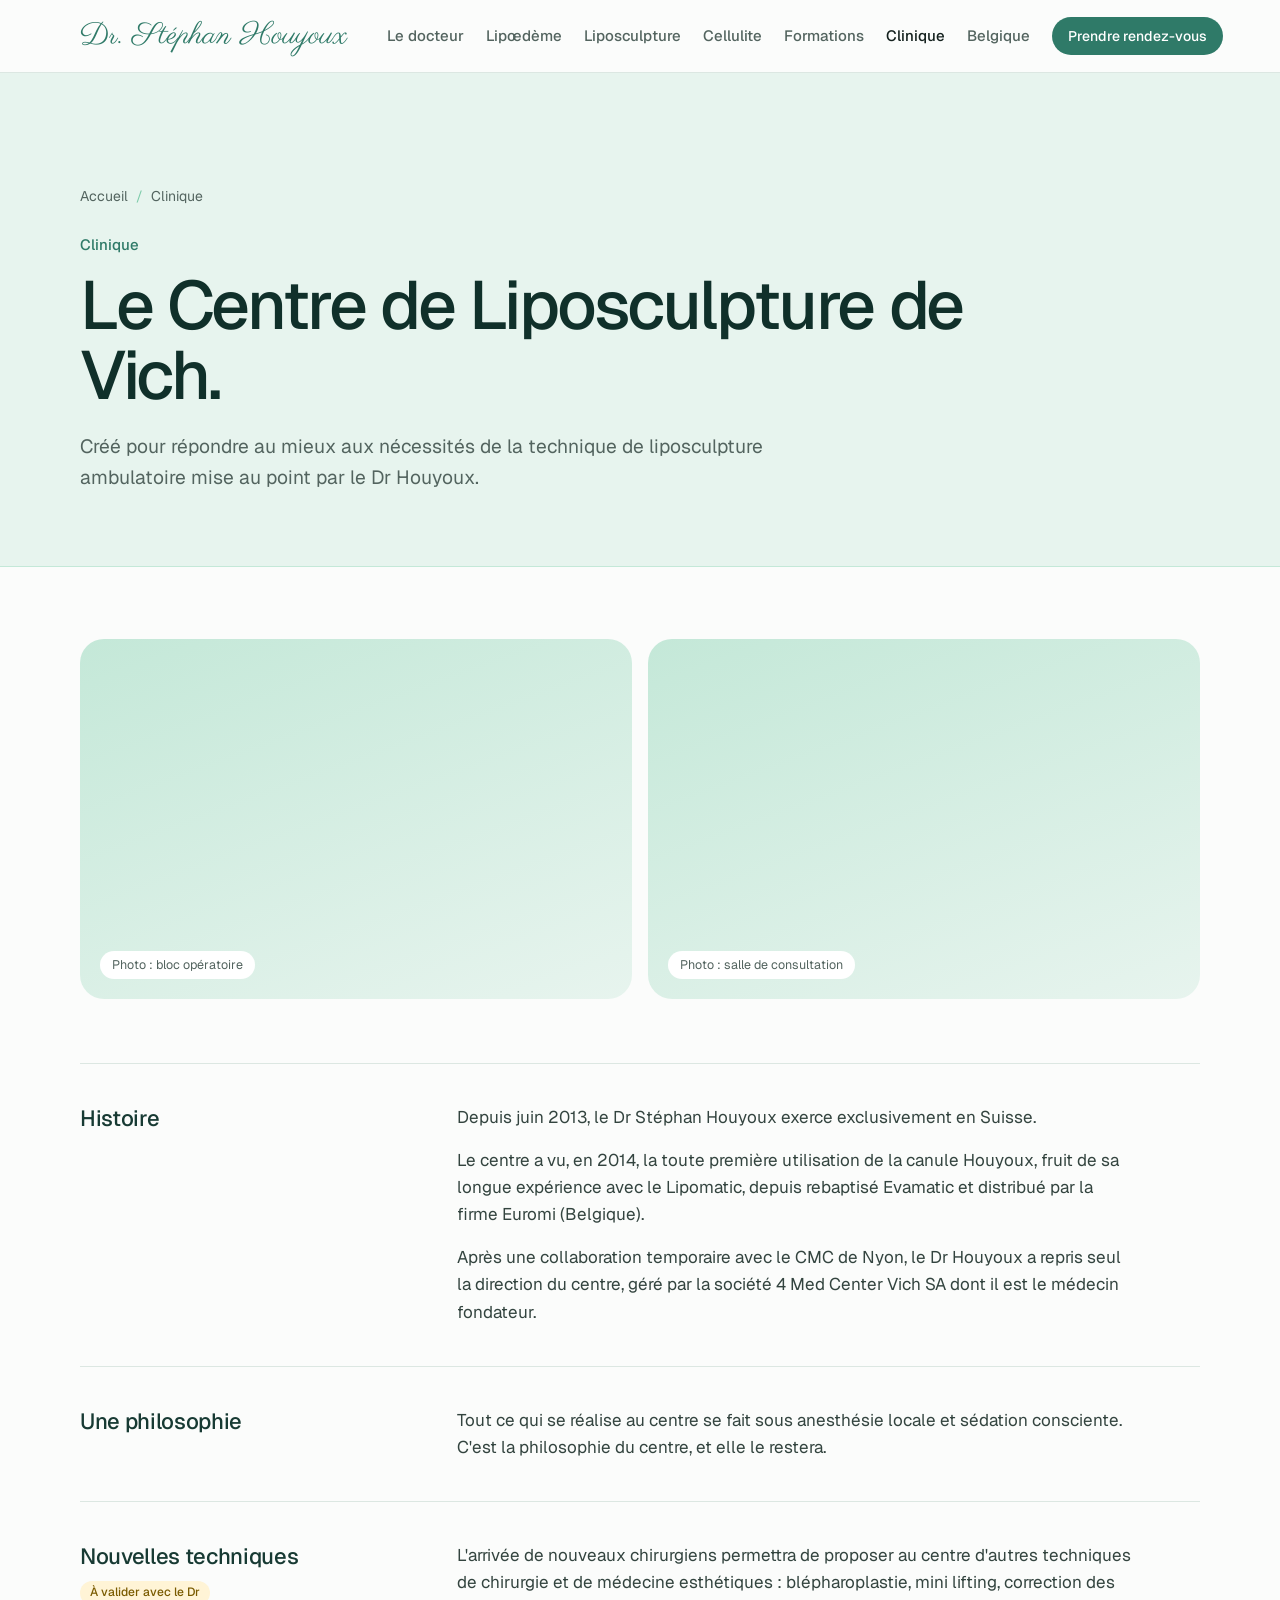
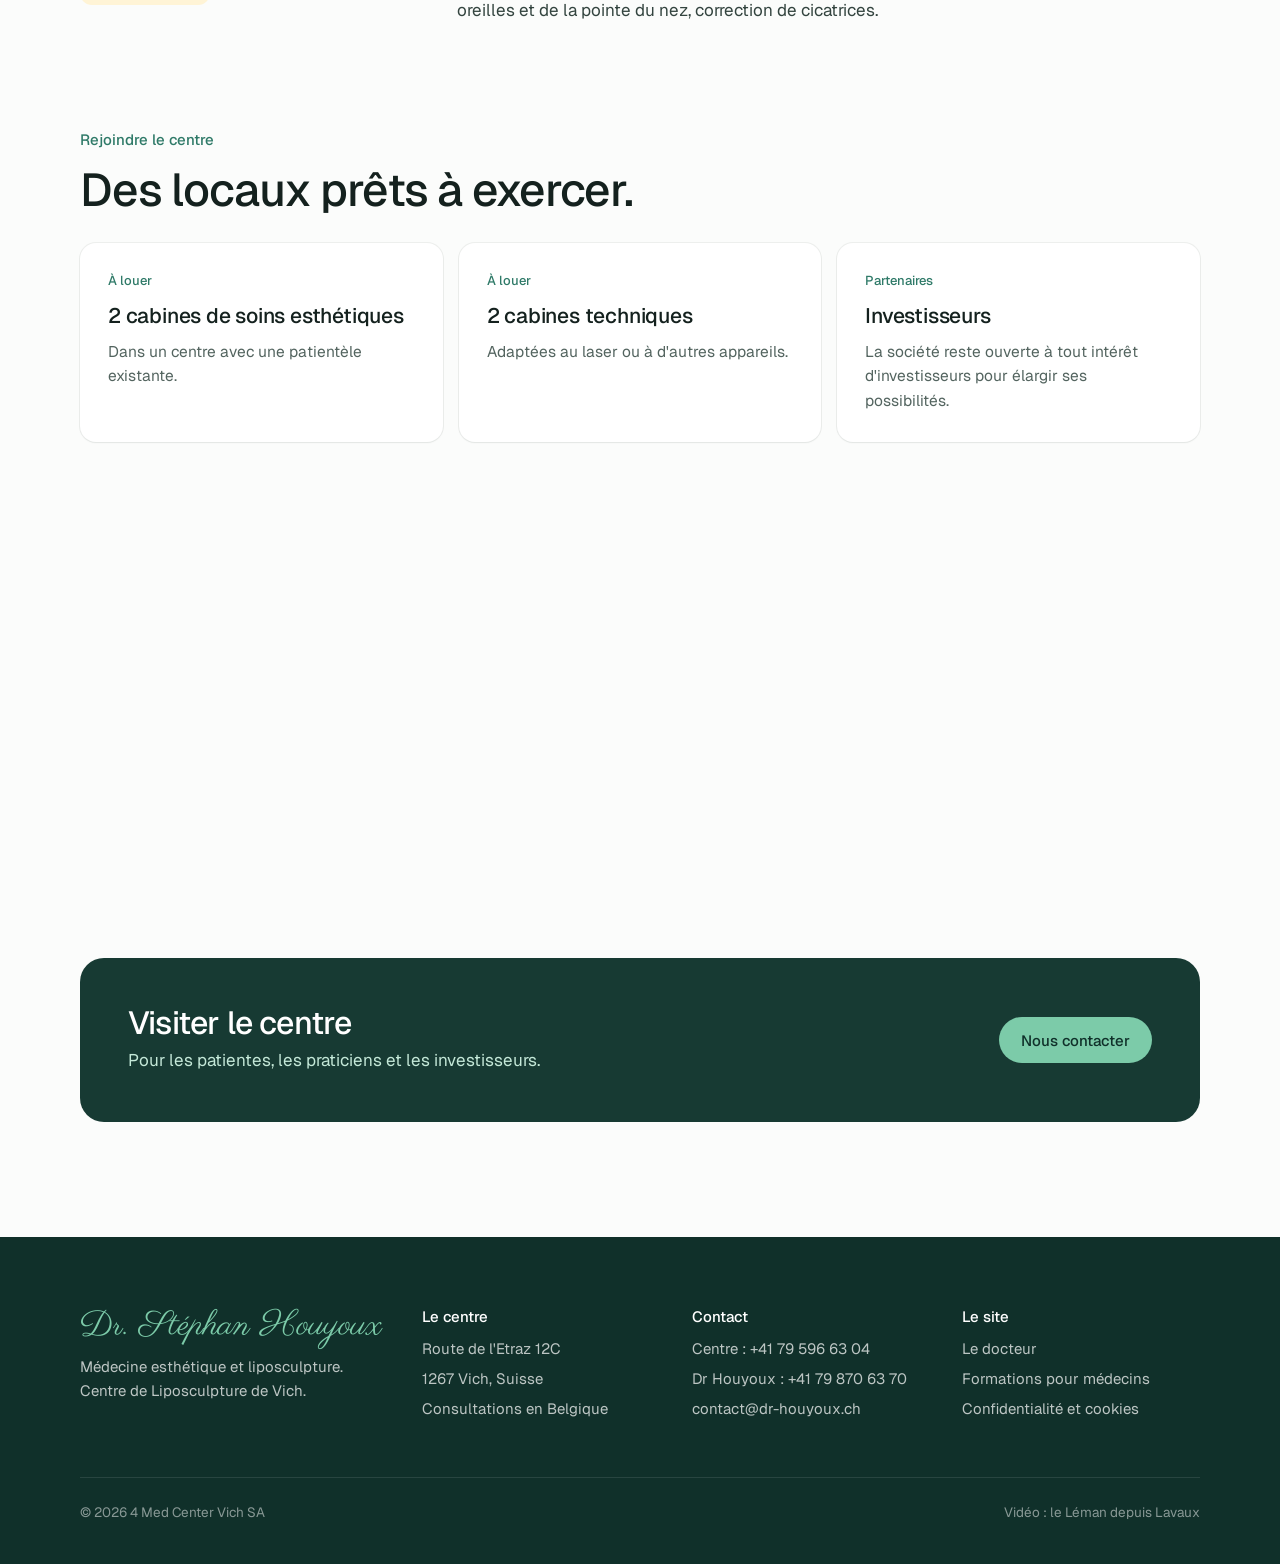
<file: clinique.html>
<!doctype html>
<html lang="fr">
<head>
<meta charset="utf-8">
<meta name="viewport" content="width=device-width, initial-scale=1, viewport-fit=cover">
<title>Le Centre de Liposculpture de Vich</title>
<meta name="description" content="Le Centre de Liposculpture de Vich, créé par le Dr Houyoux pour la liposculpture ambulatoire. Cabines à louer au 4 Med Center Vich.">
<meta name="theme-color" content="#173A33">
<meta property="og:title" content="Le Centre de Liposculpture de Vich">
<meta property="og:description" content="Le Centre de Liposculpture de Vich, créé par le Dr Houyoux pour la liposculpture ambulatoire. Cabines à louer au 4 Med Center Vich.">
<meta property="og:image" content="assets/img/leman-poster.jpg">
<link rel="icon" href="assets/img/favicon.svg" type="image/svg+xml">
<link rel="preconnect" href="https://fonts.googleapis.com">
<link rel="preconnect" href="https://fonts.gstatic.com" crossorigin>
<link href="https://fonts.googleapis.com/css2?family=Geist:wght@400;500;600&family=Parisienne&display=swap" rel="stylesheet">
<link rel="stylesheet" href="assets/css/style.css">
</head>
<body>
<a class="skip" href="#contenu">Aller au contenu</a>
<header class="site-header">
<div class="wrap">
<a class="logo" href="index.html" aria-label="Dr Stéphan Houyoux, accueil">Dr. Stéphan Houyoux</a>
<nav class="nav" aria-label="Navigation principale">
<a href="presentation.html">Le docteur</a>
<a href="lipoedeme.html">Lipœdème</a>
<a href="liposculpture.html">Liposculpture</a>
<a href="cellulite.html">Cellulite</a>
<a href="formations.html">Formations</a>
<a href="clinique.html" aria-current="page">Clinique</a>
<a href="belgique.html">Belgique</a>
<a class="btn btn-primary btn-sm" href="contact.html">Prendre rendez-vous</a>
<button class="menu-btn" type="button" data-drawer-open aria-expanded="false" aria-controls="menu-mobile" aria-label="Ouvrir le menu"><svg width="18" height="18" viewBox="0 0 18 18" fill="none" stroke="#14211E" stroke-width="1.6" aria-hidden="true"><path d="M3 6.5h12M3 11.5h12"/></svg></button>
</nav>
</div>
</header>
<div class="drawer-overlay" aria-hidden="true"></div>
<nav class="drawer" id="menu-mobile" aria-label="Menu mobile" aria-hidden="true">
<div class="drawer-handle"></div>
<a href="index.html">Accueil</a>
<a href="presentation.html">Le docteur</a>
<a href="lipoedeme.html">Lipœdème</a>
<a href="liposculpture.html">Liposculpture</a>
<a href="cellulite.html">Cellulite</a>
<a href="formations.html">Formations</a>
<a href="clinique.html" aria-current="page">Clinique</a>
<a href="belgique.html">Belgique</a>
<a href="contact.html">Contact</a>
<a class="btn btn-primary" href="tel:+41795966304">Appeler le centre</a>
</nav>
<main id="contenu"><section class="page-hero">
<div class="wrap">
<nav class="crumbs" aria-label="Fil d'Ariane"><a href="index.html">Accueil</a><span aria-hidden="true">/</span><span>Clinique</span></nav>
<p class="kicker">Clinique</p>
<h1>Le Centre de Liposculpture de Vich.</h1>
<p class="lead">Créé pour répondre au mieux aux nécessités de la technique de liposculpture ambulatoire mise au point par le Dr Houyoux.</p>
</div>
</section>
<section class="section-tight" style="padding-bottom:clamp(72px,9vw,120px)"><div class="wrap stack"><div class="media-two"><div class="media-box" role="img" aria-label="Photo : bloc opératoire"><span class="tag">Photo : bloc opératoire</span></div><div class="media-box" role="img" aria-label="Photo : salle de consultation"><span class="tag">Photo : salle de consultation</span></div></div><div class="blocks"><div class="block"><div><h2>Histoire</h2></div><div class="body"><p>Depuis juin 2013, le Dr Stéphan Houyoux exerce exclusivement en Suisse.</p>
<p>Le centre a vu, en 2014, la toute première utilisation de la canule Houyoux, fruit de sa longue expérience avec le Lipomatic, depuis rebaptisé Evamatic et distribué par la firme Euromi (Belgique).</p>
<p>Après une collaboration temporaire avec le CMC de Nyon, le Dr Houyoux a repris seul la direction du centre, géré par la société 4 Med Center Vich SA dont il est le médecin fondateur.</p></div></div><div class="block"><div><h2>Une philosophie</h2></div><div class="body"><p>Tout ce qui se réalise au centre se fait sous anesthésie locale et sédation consciente. C'est la philosophie du centre, et elle le restera.</p></div></div><div class="block"><div><h2>Nouvelles techniques</h2><span class="chip-todo">À valider avec le Dr</span></div><div class="body"><p>L'arrivée de nouveaux chirurgiens permettra de proposer au centre d'autres techniques de chirurgie et de médecine esthétiques : blépharoplastie, mini lifting, correction des oreilles et de la pointe du nez, correction de cicatrices.</p></div></div></div><div id="locaux"><p class="kicker">Rejoindre le centre</p><h2 style="margin-bottom:28px">Des locaux prêts à exercer.</h2><div class="cards "><div class="card"><small>À louer</small><h3>2 cabines de soins esthétiques</h3><p>Dans un centre avec une patientèle existante.</p></div><div class="card"><small>À louer</small><h3>2 cabines techniques</h3><p>Adaptées au laser ou à d'autres appareils.</p></div><div class="card"><small>Partenaires</small><h3>Investisseurs</h3><p>La société reste ouverte à tout intérêt d'investisseurs pour élargir ses possibilités.</p></div></div></div><iframe title="Plan d'accès au Centre de Liposculpture de Vich" src="https://www.google.com/maps?q=Route%20de%20l%27Etraz%2012C%2C%201267%20Vich&output=embed" style="width:100%;height:380px;border:0;border-radius:var(--radius-l)" loading="lazy" referrerpolicy="no-referrer-when-downgrade"></iframe><div class="cta"><div><h2>Visiter le centre</h2><p>Pour les patientes, les praticiens et les investisseurs.</p></div><a class="btn btn-mint" href="contact.html">Nous contacter</a></div></div></section></main><footer class="site-footer">
<div class="wrap">
<div class="footer-grid">
<div>
<a class="logo" href="index.html">Dr. Stéphan Houyoux</a>
<p style="margin-top:12px">Médecine esthétique et liposculpture.<br>Centre de Liposculpture de Vich.</p>
</div>
<div>
<h2>Le centre</h2>
<ul><li>Route de l'Etraz 12C</li><li>1267 Vich, Suisse</li><li><a href="belgique.html">Consultations en Belgique</a></li></ul>
</div>
<div>
<h2>Contact</h2>
<ul><li><a href="tel:+41795966304">Centre : +41 79 596 63 04</a></li><li><a href="tel:+41798706370">Dr Houyoux : +41 79 870 63 70</a></li><li><a href="mailto:contact@dr-houyoux.ch">contact@dr-houyoux.ch</a></li></ul>
</div>
<div>
<h2>Le site</h2>
<ul><li><a href="presentation.html">Le docteur</a></li><li><a href="formations.html">Formations pour médecins</a></li><li><a href="confidentialite.html">Confidentialité et cookies</a></li></ul>
</div>
</div>
<div class="footer-bottom"><span>© <span data-year>2026</span> 4 Med Center Vich SA</span><span>Vidéo : le Léman depuis Lavaux</span></div>
</div>
</footer>
<script src="assets/js/main.js" defer></script>
</body>
</html>
</file>
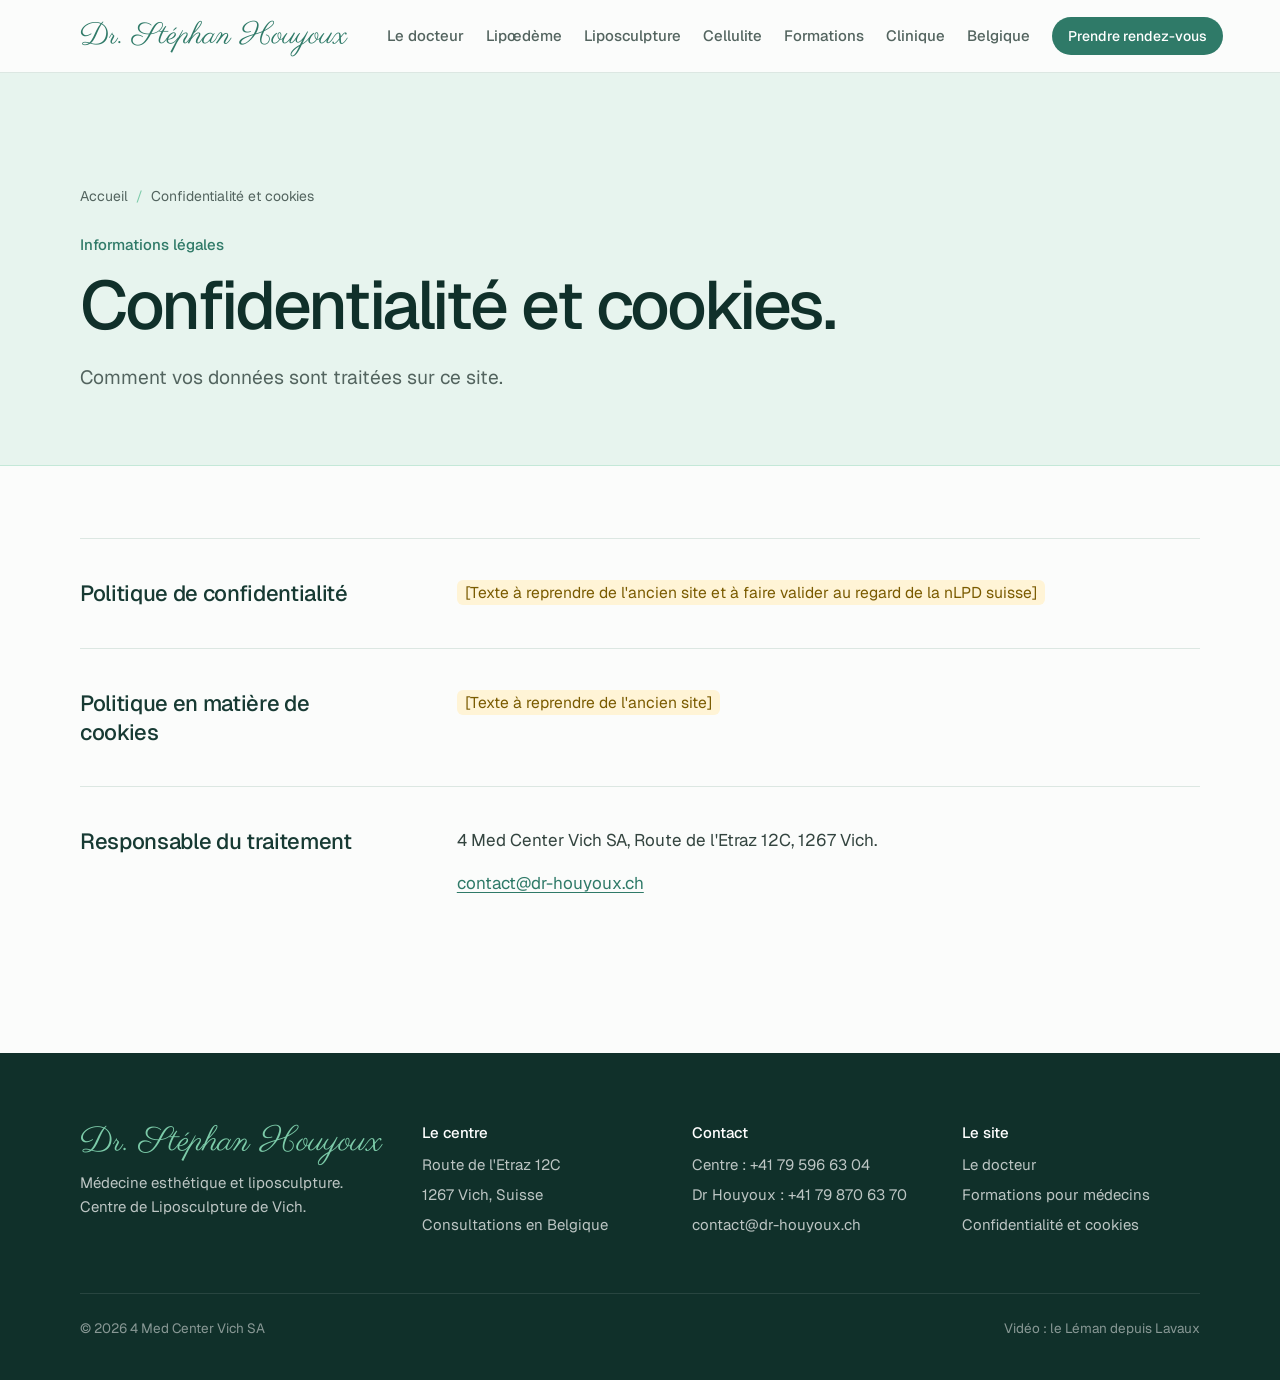
<file: confidentialite.html>
<!doctype html>
<html lang="fr">
<head>
<meta charset="utf-8">
<meta name="viewport" content="width=device-width, initial-scale=1, viewport-fit=cover">
<title>Confidentialité et cookies · Dr Stéphan Houyoux</title>
<meta name="description" content="Politique de confidentialité et de cookies du site du Dr Stéphan Houyoux.">
<meta name="theme-color" content="#173A33">
<meta property="og:title" content="Confidentialité et cookies · Dr Stéphan Houyoux">
<meta property="og:description" content="Politique de confidentialité et de cookies du site du Dr Stéphan Houyoux.">
<meta property="og:image" content="assets/img/leman-poster.jpg">
<link rel="icon" href="assets/img/favicon.svg" type="image/svg+xml">
<link rel="preconnect" href="https://fonts.googleapis.com">
<link rel="preconnect" href="https://fonts.gstatic.com" crossorigin>
<link href="https://fonts.googleapis.com/css2?family=Geist:wght@400;500;600&family=Parisienne&display=swap" rel="stylesheet">
<link rel="stylesheet" href="assets/css/style.css">
</head>
<body>
<a class="skip" href="#contenu">Aller au contenu</a>
<header class="site-header">
<div class="wrap">
<a class="logo" href="index.html" aria-label="Dr Stéphan Houyoux, accueil">Dr. Stéphan Houyoux</a>
<nav class="nav" aria-label="Navigation principale">
<a href="presentation.html">Le docteur</a>
<a href="lipoedeme.html">Lipœdème</a>
<a href="liposculpture.html">Liposculpture</a>
<a href="cellulite.html">Cellulite</a>
<a href="formations.html">Formations</a>
<a href="clinique.html">Clinique</a>
<a href="belgique.html">Belgique</a>
<a class="btn btn-primary btn-sm" href="contact.html">Prendre rendez-vous</a>
<button class="menu-btn" type="button" data-drawer-open aria-expanded="false" aria-controls="menu-mobile" aria-label="Ouvrir le menu"><svg width="18" height="18" viewBox="0 0 18 18" fill="none" stroke="#14211E" stroke-width="1.6" aria-hidden="true"><path d="M3 6.5h12M3 11.5h12"/></svg></button>
</nav>
</div>
</header>
<div class="drawer-overlay" aria-hidden="true"></div>
<nav class="drawer" id="menu-mobile" aria-label="Menu mobile" aria-hidden="true">
<div class="drawer-handle"></div>
<a href="index.html">Accueil</a>
<a href="presentation.html">Le docteur</a>
<a href="lipoedeme.html">Lipœdème</a>
<a href="liposculpture.html">Liposculpture</a>
<a href="cellulite.html">Cellulite</a>
<a href="formations.html">Formations</a>
<a href="clinique.html">Clinique</a>
<a href="belgique.html">Belgique</a>
<a href="contact.html">Contact</a>
<a class="btn btn-primary" href="tel:+41795966304">Appeler le centre</a>
</nav>
<main id="contenu"><section class="page-hero">
<div class="wrap">
<nav class="crumbs" aria-label="Fil d'Ariane"><a href="index.html">Accueil</a><span aria-hidden="true">/</span><span>Confidentialité et cookies</span></nav>
<p class="kicker">Informations légales</p>
<h1>Confidentialité et cookies.</h1>
<p class="lead">Comment vos données sont traitées sur ce site.</p>
</div>
</section>
<section class="section-tight" style="padding-bottom:clamp(72px,9vw,120px)"><div class="wrap stack"><div class="blocks"><div class="block"><div><h2>Politique de confidentialité</h2></div><div class="body"><p><span class="todo">[Texte à reprendre de l'ancien site et à faire valider au regard de la nLPD suisse]</span></p></div></div><div class="block"><div><h2>Politique en matière de cookies</h2></div><div class="body"><p><span class="todo">[Texte à reprendre de l'ancien site]</span></p></div></div><div class="block"><div><h2>Responsable du traitement</h2></div><div class="body"><p>4 Med Center Vich SA, Route de l'Etraz 12C, 1267 Vich.</p>
<p><a href="mailto:contact@dr-houyoux.ch">contact@dr-houyoux.ch</a></p></div></div></div></div></section></main><footer class="site-footer">
<div class="wrap">
<div class="footer-grid">
<div>
<a class="logo" href="index.html">Dr. Stéphan Houyoux</a>
<p style="margin-top:12px">Médecine esthétique et liposculpture.<br>Centre de Liposculpture de Vich.</p>
</div>
<div>
<h2>Le centre</h2>
<ul><li>Route de l'Etraz 12C</li><li>1267 Vich, Suisse</li><li><a href="belgique.html">Consultations en Belgique</a></li></ul>
</div>
<div>
<h2>Contact</h2>
<ul><li><a href="tel:+41795966304">Centre : +41 79 596 63 04</a></li><li><a href="tel:+41798706370">Dr Houyoux : +41 79 870 63 70</a></li><li><a href="mailto:contact@dr-houyoux.ch">contact@dr-houyoux.ch</a></li></ul>
</div>
<div>
<h2>Le site</h2>
<ul><li><a href="presentation.html">Le docteur</a></li><li><a href="formations.html">Formations pour médecins</a></li><li><a href="confidentialite.html">Confidentialité et cookies</a></li></ul>
</div>
</div>
<div class="footer-bottom"><span>© <span data-year>2026</span> 4 Med Center Vich SA</span><span>Vidéo : le Léman depuis Lavaux</span></div>
</div>
</footer>
<script src="assets/js/main.js" defer></script>
</body>
</html>
</file>
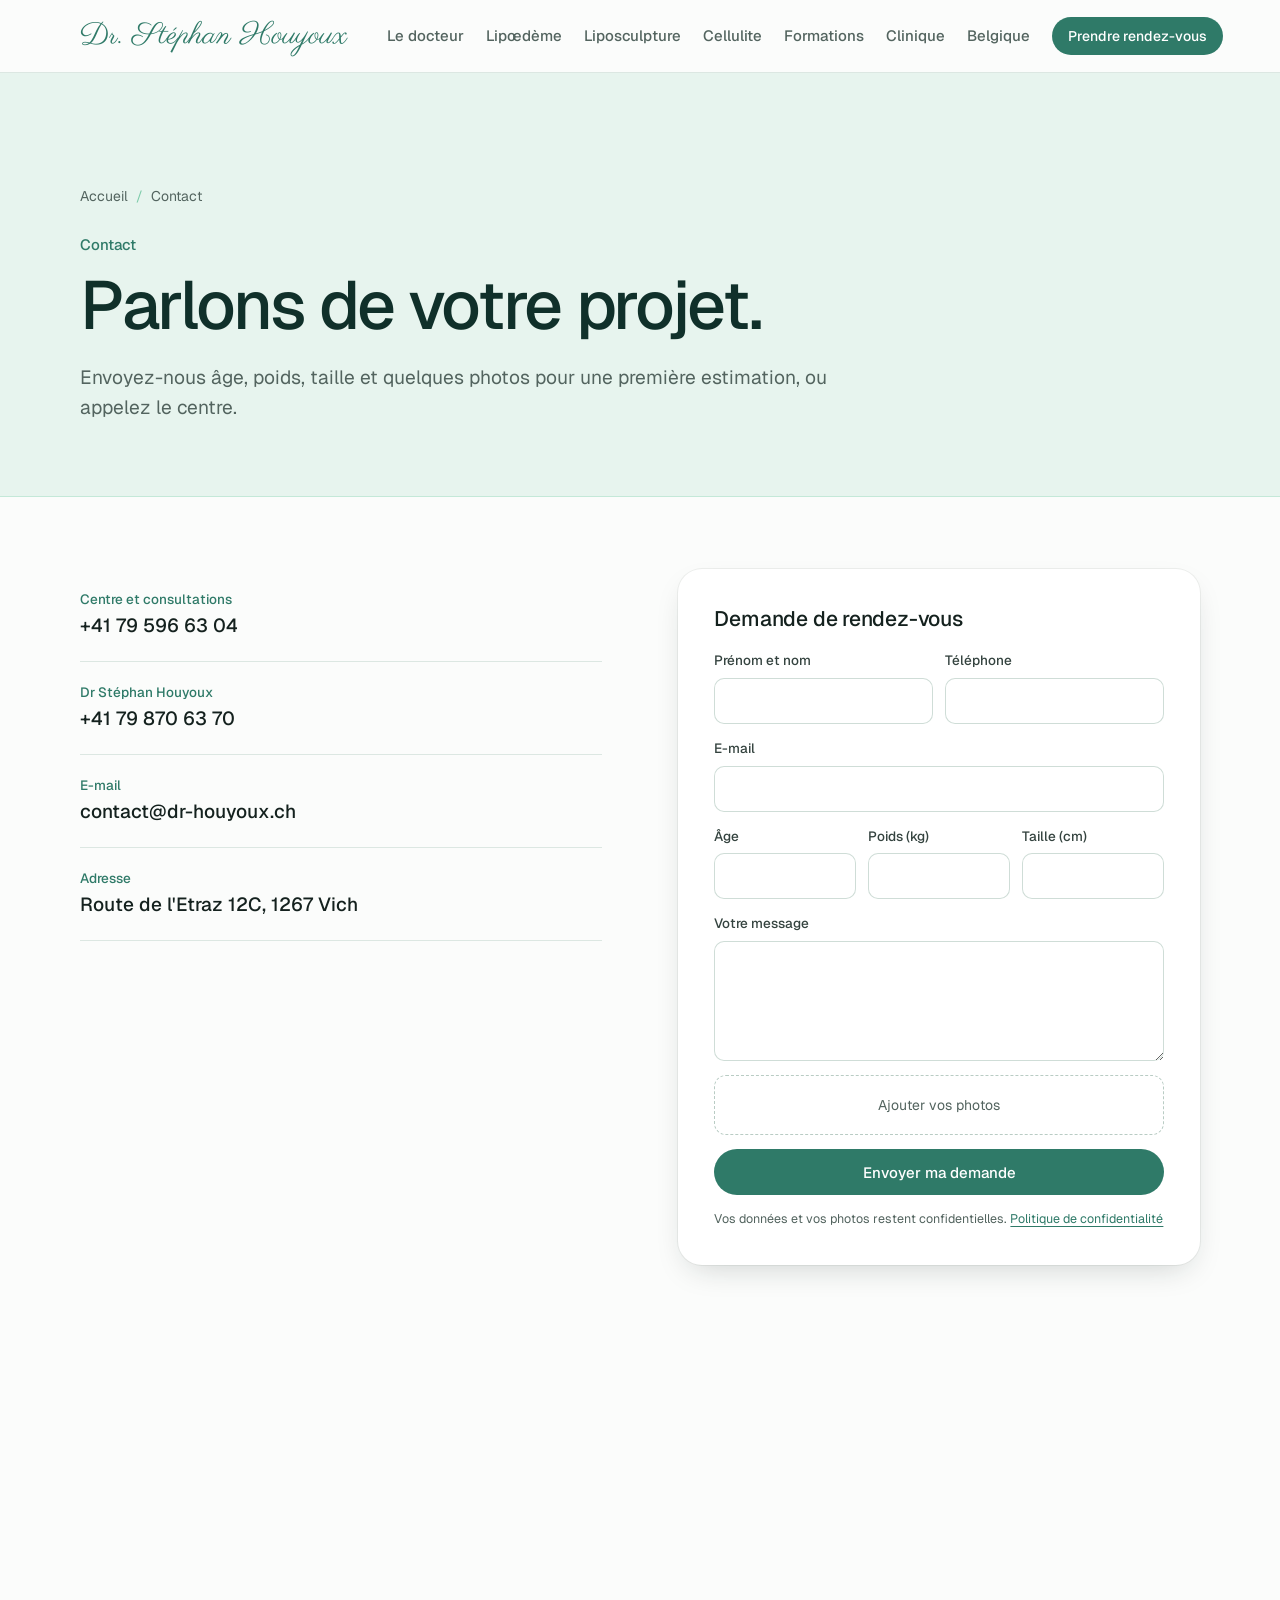
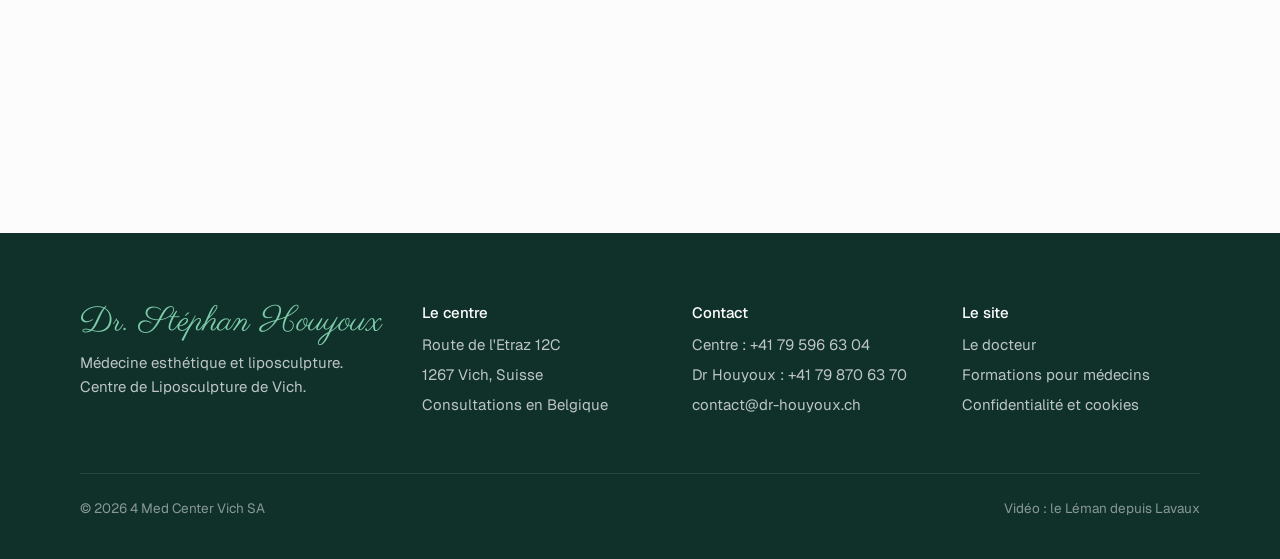
<file: contact.html>
<!doctype html>
<html lang="fr">
<head>
<meta charset="utf-8">
<meta name="viewport" content="width=device-width, initial-scale=1, viewport-fit=cover">
<title>Contact · Centre de Liposculpture de Vich</title>
<meta name="description" content="Contactez le Centre de Liposculpture de Vich : +41 79 596 63 04, contact@dr-houyoux.ch, Route de l&#x27;Etraz 12C, 1267 Vich.">
<meta name="theme-color" content="#173A33">
<meta property="og:title" content="Contact · Centre de Liposculpture de Vich">
<meta property="og:description" content="Contactez le Centre de Liposculpture de Vich : +41 79 596 63 04, contact@dr-houyoux.ch, Route de l&#x27;Etraz 12C, 1267 Vich.">
<meta property="og:image" content="assets/img/leman-poster.jpg">
<link rel="icon" href="assets/img/favicon.svg" type="image/svg+xml">
<link rel="preconnect" href="https://fonts.googleapis.com">
<link rel="preconnect" href="https://fonts.gstatic.com" crossorigin>
<link href="https://fonts.googleapis.com/css2?family=Geist:wght@400;500;600&family=Parisienne&display=swap" rel="stylesheet">
<link rel="stylesheet" href="assets/css/style.css">
</head>
<body>
<a class="skip" href="#contenu">Aller au contenu</a>
<header class="site-header">
<div class="wrap">
<a class="logo" href="index.html" aria-label="Dr Stéphan Houyoux, accueil">Dr. Stéphan Houyoux</a>
<nav class="nav" aria-label="Navigation principale">
<a href="presentation.html">Le docteur</a>
<a href="lipoedeme.html">Lipœdème</a>
<a href="liposculpture.html">Liposculpture</a>
<a href="cellulite.html">Cellulite</a>
<a href="formations.html">Formations</a>
<a href="clinique.html">Clinique</a>
<a href="belgique.html">Belgique</a>
<a class="btn btn-primary btn-sm" href="contact.html">Prendre rendez-vous</a>
<button class="menu-btn" type="button" data-drawer-open aria-expanded="false" aria-controls="menu-mobile" aria-label="Ouvrir le menu"><svg width="18" height="18" viewBox="0 0 18 18" fill="none" stroke="#14211E" stroke-width="1.6" aria-hidden="true"><path d="M3 6.5h12M3 11.5h12"/></svg></button>
</nav>
</div>
</header>
<div class="drawer-overlay" aria-hidden="true"></div>
<nav class="drawer" id="menu-mobile" aria-label="Menu mobile" aria-hidden="true">
<div class="drawer-handle"></div>
<a href="index.html">Accueil</a>
<a href="presentation.html">Le docteur</a>
<a href="lipoedeme.html">Lipœdème</a>
<a href="liposculpture.html">Liposculpture</a>
<a href="cellulite.html">Cellulite</a>
<a href="formations.html">Formations</a>
<a href="clinique.html">Clinique</a>
<a href="belgique.html">Belgique</a>
<a href="contact.html" aria-current="page">Contact</a>
<a class="btn btn-primary" href="tel:+41795966304">Appeler le centre</a>
</nav>
<main id="contenu"><section class="page-hero">
<div class="wrap">
<nav class="crumbs" aria-label="Fil d'Ariane"><a href="index.html">Accueil</a><span aria-hidden="true">/</span><span>Contact</span></nav>
<p class="kicker">Contact</p>
<h1>Parlons de votre projet.</h1>
<p class="lead">Envoyez-nous âge, poids, taille et quelques photos pour une première estimation, ou appelez le centre.</p>
</div>
</section>
<section class="section-tight" style="padding-bottom:clamp(72px,9vw,120px)"><div class="wrap stack"><div class="split">
<div>
<ul class="contact-lines">
<li><small>Centre et consultations</small><a href="tel:+41795966304">+41 79 596 63 04</a></li>
<li><small>Dr Stéphan Houyoux</small><a href="tel:+41798706370">+41 79 870 63 70</a></li>
<li><small>E-mail</small><a href="mailto:contact@dr-houyoux.ch">contact@dr-houyoux.ch</a></li>
<li><small>Adresse</small><strong>Route de l'Etraz 12C, 1267 Vich</strong></li>
</ul>
</div>
<form class="form" data-form action="https://formspree.io/f/VOTRE_ID" method="POST" enctype="multipart/form-data">
<h3>Demande de rendez-vous</h3>
<input type="hidden" name="_subject" value="Demande de rendez-vous">
<div class="field-row"><div class="field"><label for="c-nom">Prénom et nom</label><input id="c-nom" name="nom" autocomplete="name" required></div><div class="field"><label for="c-tel">Téléphone</label><input id="c-tel" name="telephone" type="tel" autocomplete="tel"></div></div>
<div class="field"><label for="c-mail">E-mail</label><input id="c-mail" name="email" type="email" autocomplete="email" required></div>
<div class="field-row three"><div class="field"><label for="c-age">Âge</label><input id="c-age" name="age" inputmode="numeric"></div><div class="field"><label for="c-poids">Poids (kg)</label><input id="c-poids" name="poids" inputmode="numeric"></div><div class="field"><label for="c-taille">Taille (cm)</label><input id="c-taille" name="taille" inputmode="numeric"></div></div>
<div class="field"><label for="c-msg">Votre message</label><textarea id="c-msg" name="message"></textarea></div>
<label class="upload"><input type="file" name="photos" accept="image/*" multiple><span data-upload-label>Ajouter vos photos</span></label>
<button class="btn btn-primary btn-block" type="submit">Envoyer ma demande</button>
<p class="form-note">Vos données et vos photos restent confidentielles. <a href="confidentialite.html">Politique de confidentialité</a></p>
</form>
</div>
<iframe title="Plan d'accès au Centre de Liposculpture de Vich" src="https://www.google.com/maps?q=Route%20de%20l%27Etraz%2012C%2C%201267%20Vich&output=embed" style="width:100%;height:380px;border:0;border-radius:var(--radius-l)" loading="lazy" referrerpolicy="no-referrer-when-downgrade"></iframe></div></section></main><footer class="site-footer">
<div class="wrap">
<div class="footer-grid">
<div>
<a class="logo" href="index.html">Dr. Stéphan Houyoux</a>
<p style="margin-top:12px">Médecine esthétique et liposculpture.<br>Centre de Liposculpture de Vich.</p>
</div>
<div>
<h2>Le centre</h2>
<ul><li>Route de l'Etraz 12C</li><li>1267 Vich, Suisse</li><li><a href="belgique.html">Consultations en Belgique</a></li></ul>
</div>
<div>
<h2>Contact</h2>
<ul><li><a href="tel:+41795966304">Centre : +41 79 596 63 04</a></li><li><a href="tel:+41798706370">Dr Houyoux : +41 79 870 63 70</a></li><li><a href="mailto:contact@dr-houyoux.ch">contact@dr-houyoux.ch</a></li></ul>
</div>
<div>
<h2>Le site</h2>
<ul><li><a href="presentation.html">Le docteur</a></li><li><a href="formations.html">Formations pour médecins</a></li><li><a href="confidentialite.html">Confidentialité et cookies</a></li></ul>
</div>
</div>
<div class="footer-bottom"><span>© <span data-year>2026</span> 4 Med Center Vich SA</span><span>Vidéo : le Léman depuis Lavaux</span></div>
</div>
</footer>
<script src="assets/js/main.js" defer></script>
</body>
</html>
</file>
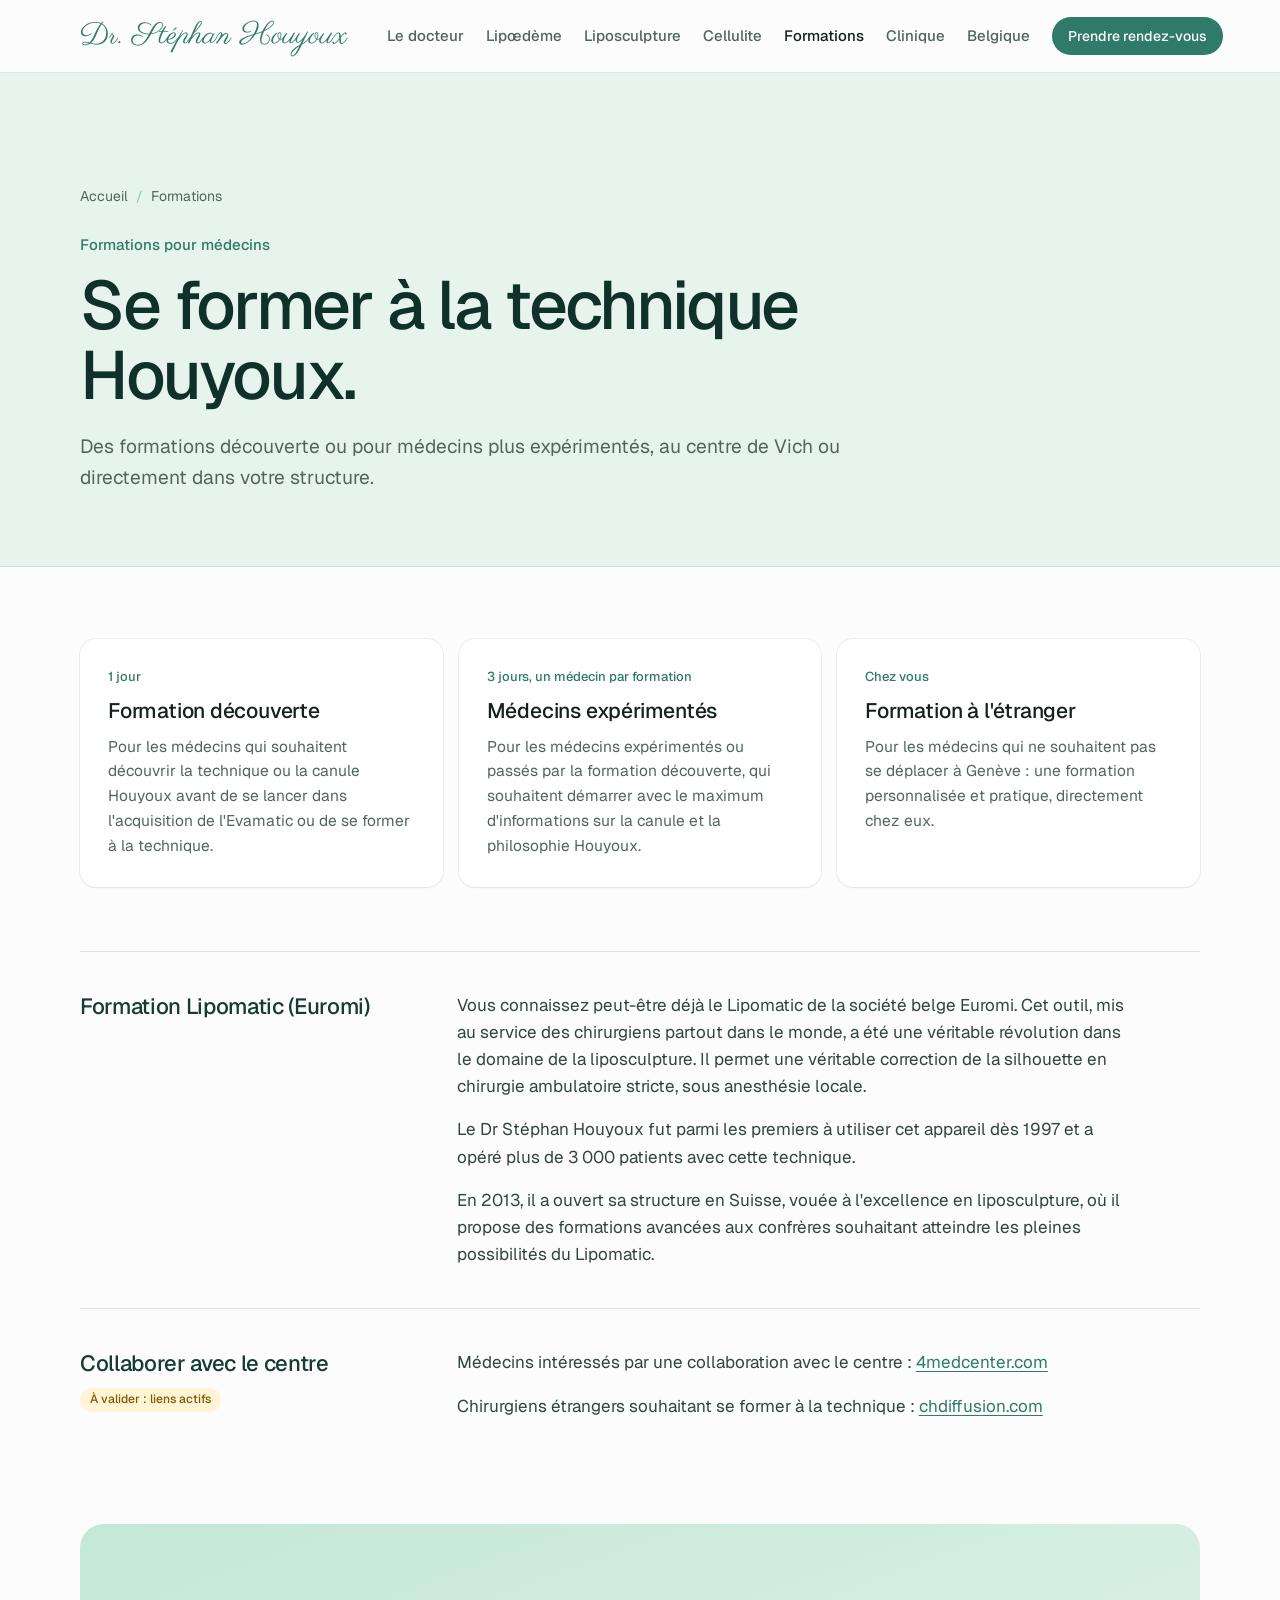
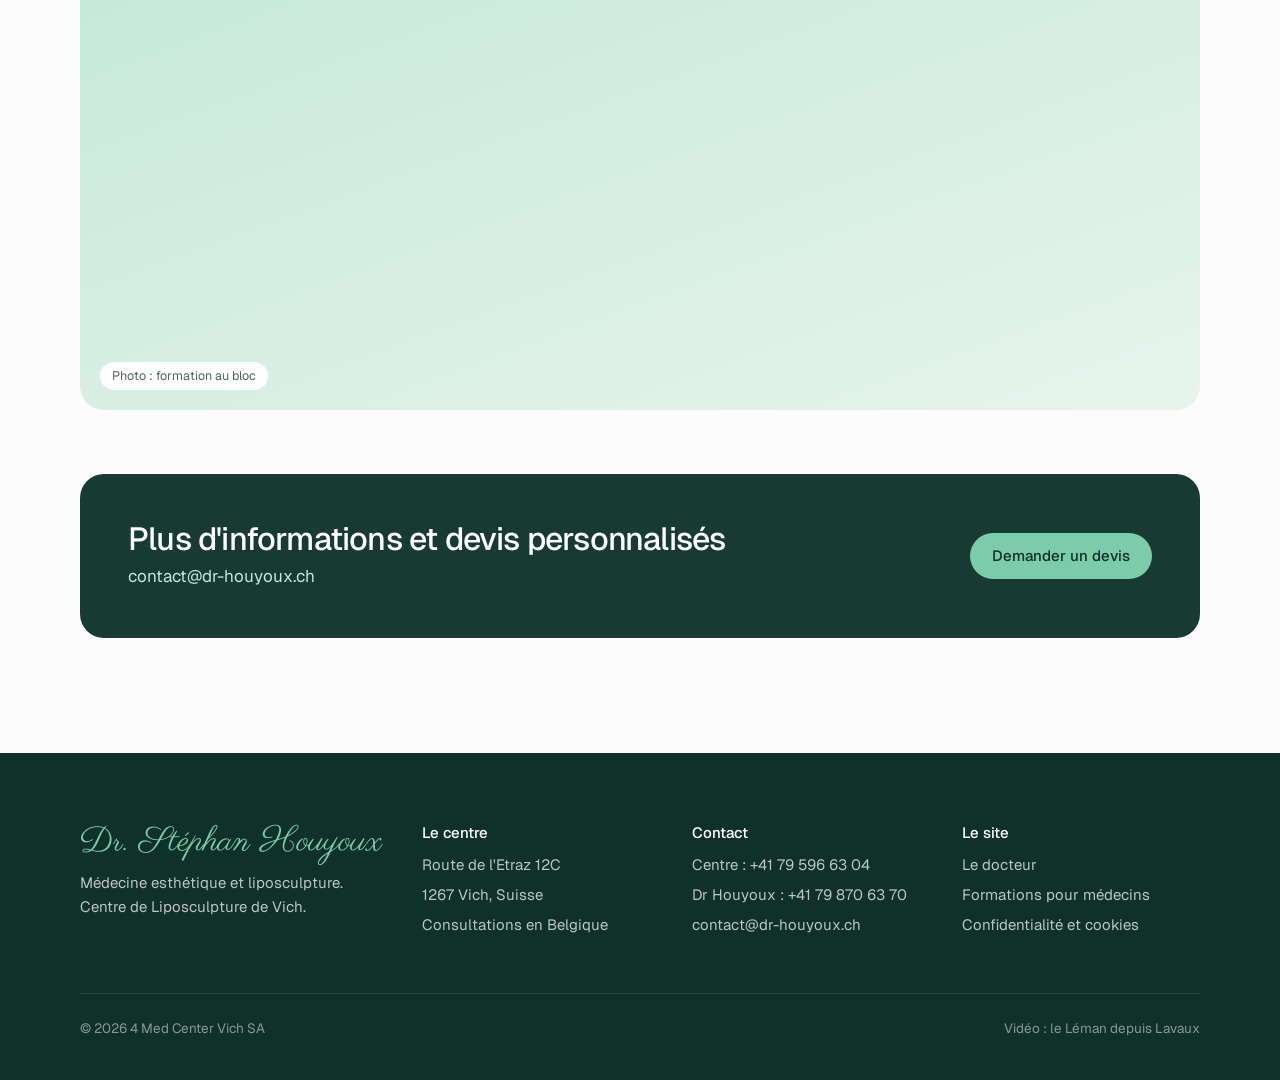
<file: formations.html>
<!doctype html>
<html lang="fr">
<head>
<meta charset="utf-8">
<meta name="viewport" content="width=device-width, initial-scale=1, viewport-fit=cover">
<title>Formations à la technique Houyoux · Médecins</title>
<meta name="description" content="Formations découverte, formations de trois jours et formations à l&#x27;étranger à la liposculpture avec la canule Houyoux et l&#x27;Evamatic.">
<meta name="theme-color" content="#173A33">
<meta property="og:title" content="Formations à la technique Houyoux · Médecins">
<meta property="og:description" content="Formations découverte, formations de trois jours et formations à l&#x27;étranger à la liposculpture avec la canule Houyoux et l&#x27;Evamatic.">
<meta property="og:image" content="assets/img/leman-poster.jpg">
<link rel="icon" href="assets/img/favicon.svg" type="image/svg+xml">
<link rel="preconnect" href="https://fonts.googleapis.com">
<link rel="preconnect" href="https://fonts.gstatic.com" crossorigin>
<link href="https://fonts.googleapis.com/css2?family=Geist:wght@400;500;600&family=Parisienne&display=swap" rel="stylesheet">
<link rel="stylesheet" href="assets/css/style.css">
</head>
<body>
<a class="skip" href="#contenu">Aller au contenu</a>
<header class="site-header">
<div class="wrap">
<a class="logo" href="index.html" aria-label="Dr Stéphan Houyoux, accueil">Dr. Stéphan Houyoux</a>
<nav class="nav" aria-label="Navigation principale">
<a href="presentation.html">Le docteur</a>
<a href="lipoedeme.html">Lipœdème</a>
<a href="liposculpture.html">Liposculpture</a>
<a href="cellulite.html">Cellulite</a>
<a href="formations.html" aria-current="page">Formations</a>
<a href="clinique.html">Clinique</a>
<a href="belgique.html">Belgique</a>
<a class="btn btn-primary btn-sm" href="contact.html">Prendre rendez-vous</a>
<button class="menu-btn" type="button" data-drawer-open aria-expanded="false" aria-controls="menu-mobile" aria-label="Ouvrir le menu"><svg width="18" height="18" viewBox="0 0 18 18" fill="none" stroke="#14211E" stroke-width="1.6" aria-hidden="true"><path d="M3 6.5h12M3 11.5h12"/></svg></button>
</nav>
</div>
</header>
<div class="drawer-overlay" aria-hidden="true"></div>
<nav class="drawer" id="menu-mobile" aria-label="Menu mobile" aria-hidden="true">
<div class="drawer-handle"></div>
<a href="index.html">Accueil</a>
<a href="presentation.html">Le docteur</a>
<a href="lipoedeme.html">Lipœdème</a>
<a href="liposculpture.html">Liposculpture</a>
<a href="cellulite.html">Cellulite</a>
<a href="formations.html" aria-current="page">Formations</a>
<a href="clinique.html">Clinique</a>
<a href="belgique.html">Belgique</a>
<a href="contact.html">Contact</a>
<a class="btn btn-primary" href="tel:+41795966304">Appeler le centre</a>
</nav>
<main id="contenu"><section class="page-hero">
<div class="wrap">
<nav class="crumbs" aria-label="Fil d'Ariane"><a href="index.html">Accueil</a><span aria-hidden="true">/</span><span>Formations</span></nav>
<p class="kicker">Formations pour médecins</p>
<h1>Se former à la technique Houyoux.</h1>
<p class="lead">Des formations découverte ou pour médecins plus expérimentés, au centre de Vich ou directement dans votre structure.</p>
</div>
</section>
<section class="section-tight" style="padding-bottom:clamp(72px,9vw,120px)"><div class="wrap stack"><div class="cards "><div class="card"><small>1 jour</small><h3>Formation découverte</h3><p>Pour les médecins qui souhaitent découvrir la technique ou la canule Houyoux avant de se lancer dans l'acquisition de l'Evamatic ou de se former à la technique.</p></div><div class="card"><small>3 jours, un médecin par formation</small><h3>Médecins expérimentés</h3><p>Pour les médecins expérimentés ou passés par la formation découverte, qui souhaitent démarrer avec le maximum d'informations sur la canule et la philosophie Houyoux.</p></div><div class="card"><small>Chez vous</small><h3>Formation à l'étranger</h3><p>Pour les médecins qui ne souhaitent pas se déplacer à Genève : une formation personnalisée et pratique, directement chez eux.</p></div></div><div class="blocks"><div class="block"><div><h2>Formation Lipomatic (Euromi)</h2></div><div class="body"><p>Vous connaissez peut-être déjà le Lipomatic de la société belge Euromi. Cet outil, mis au service des chirurgiens partout dans le monde, a été une véritable révolution dans le domaine de la liposculpture. Il permet une véritable correction de la silhouette en chirurgie ambulatoire stricte, sous anesthésie locale.</p>
<p>Le Dr Stéphan Houyoux fut parmi les premiers à utiliser cet appareil dès 1997 et a opéré plus de 3 000 patients avec cette technique.</p>
<p>En 2013, il a ouvert sa structure en Suisse, vouée à l'excellence en liposculpture, où il propose des formations avancées aux confrères souhaitant atteindre les pleines possibilités du Lipomatic.</p></div></div><div class="block"><div><h2>Collaborer avec le centre</h2><span class="chip-todo">À valider : liens actifs</span></div><div class="body"><p>Médecins intéressés par une collaboration avec le centre : <a href="https://www.4medcenter.com" rel="noopener">4medcenter.com</a></p>
<p>Chirurgiens étrangers souhaitant se former à la technique : <a href="https://www.chdiffusion.com" rel="noopener">chdiffusion.com</a></p></div></div></div><div class="media-box" role="img" aria-label="Photo : formation au bloc"><span class="tag">Photo : formation au bloc</span></div><div class="cta"><div><h2>Plus d'informations et devis personnalisés</h2><p>contact@dr-houyoux.ch</p></div><a class="btn btn-mint" href="mailto:contact@dr-houyoux.ch?subject=Formation%20technique%20Houyoux">Demander un devis</a></div></div></section></main><footer class="site-footer">
<div class="wrap">
<div class="footer-grid">
<div>
<a class="logo" href="index.html">Dr. Stéphan Houyoux</a>
<p style="margin-top:12px">Médecine esthétique et liposculpture.<br>Centre de Liposculpture de Vich.</p>
</div>
<div>
<h2>Le centre</h2>
<ul><li>Route de l'Etraz 12C</li><li>1267 Vich, Suisse</li><li><a href="belgique.html">Consultations en Belgique</a></li></ul>
</div>
<div>
<h2>Contact</h2>
<ul><li><a href="tel:+41795966304">Centre : +41 79 596 63 04</a></li><li><a href="tel:+41798706370">Dr Houyoux : +41 79 870 63 70</a></li><li><a href="mailto:contact@dr-houyoux.ch">contact@dr-houyoux.ch</a></li></ul>
</div>
<div>
<h2>Le site</h2>
<ul><li><a href="presentation.html">Le docteur</a></li><li><a href="formations.html">Formations pour médecins</a></li><li><a href="confidentialite.html">Confidentialité et cookies</a></li></ul>
</div>
</div>
<div class="footer-bottom"><span>© <span data-year>2026</span> 4 Med Center Vich SA</span><span>Vidéo : le Léman depuis Lavaux</span></div>
</div>
</footer>
<script src="assets/js/main.js" defer></script>
</body>
</html>
</file>
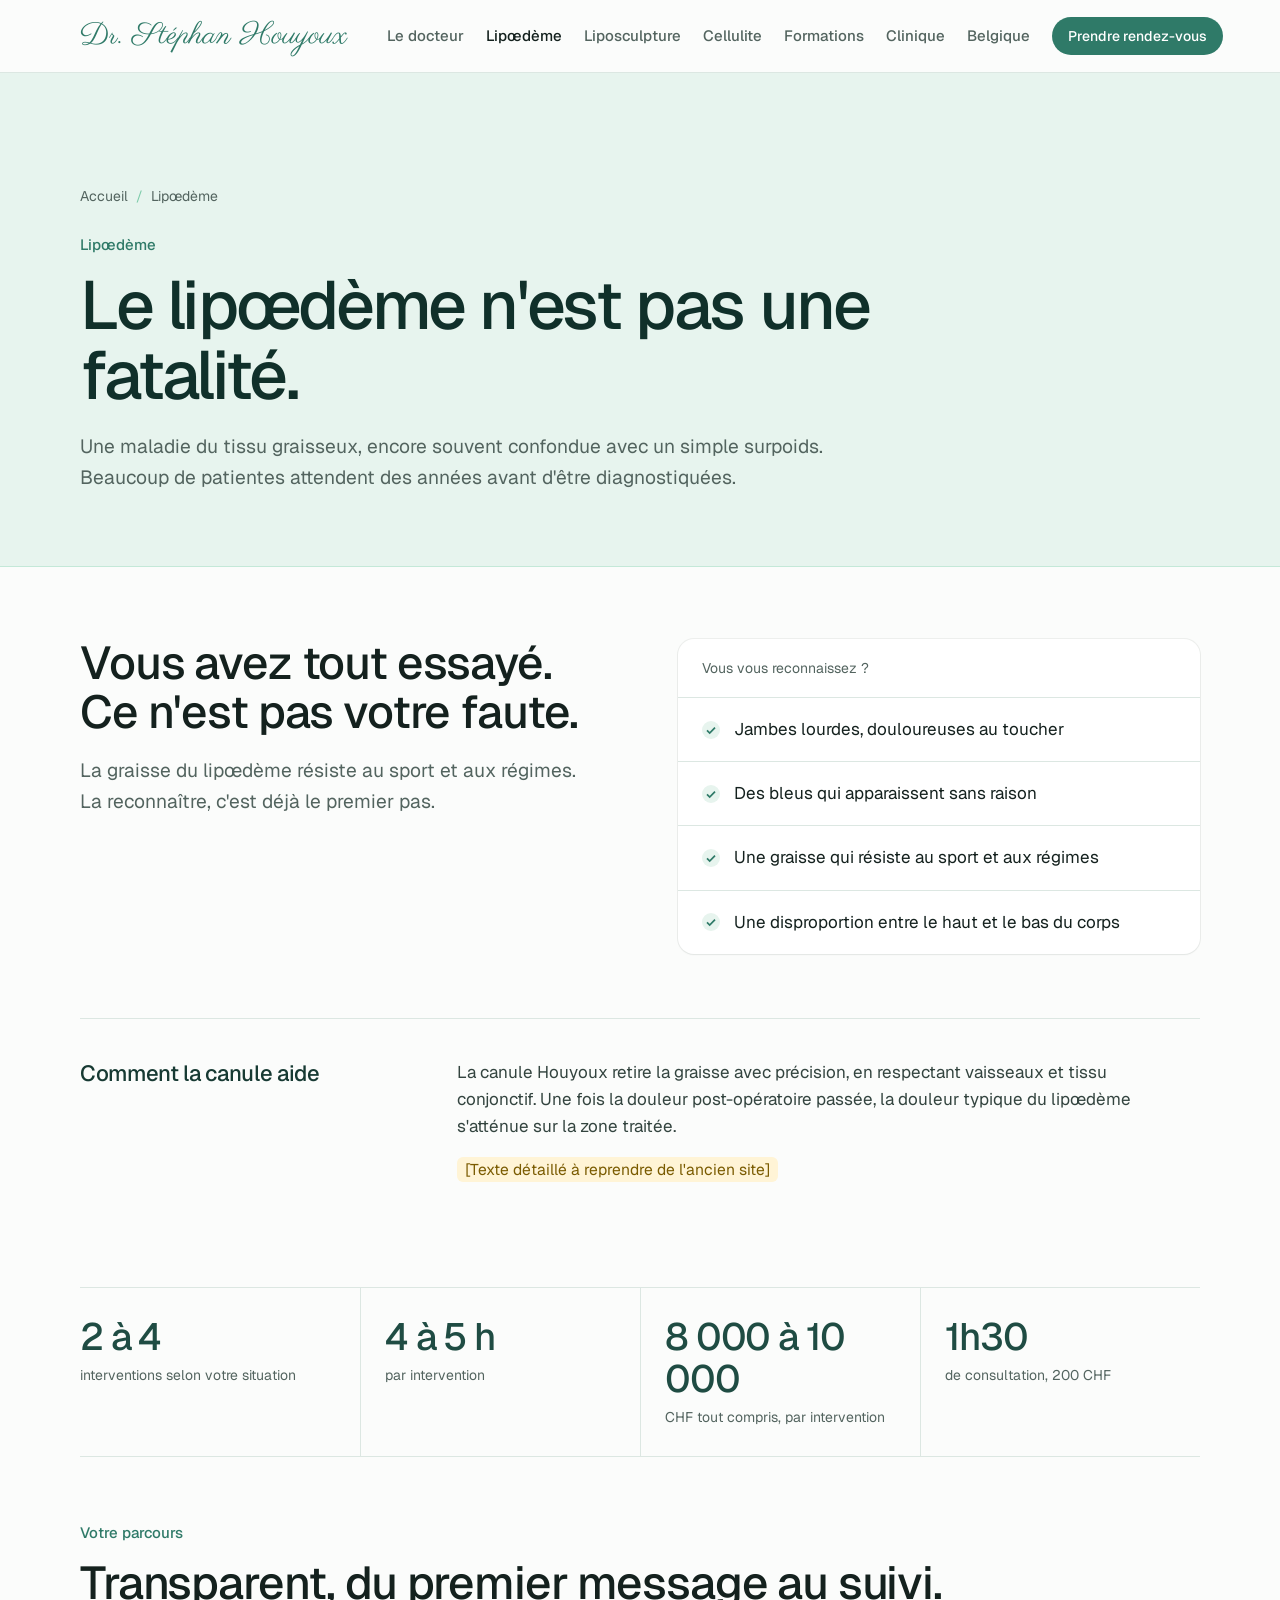
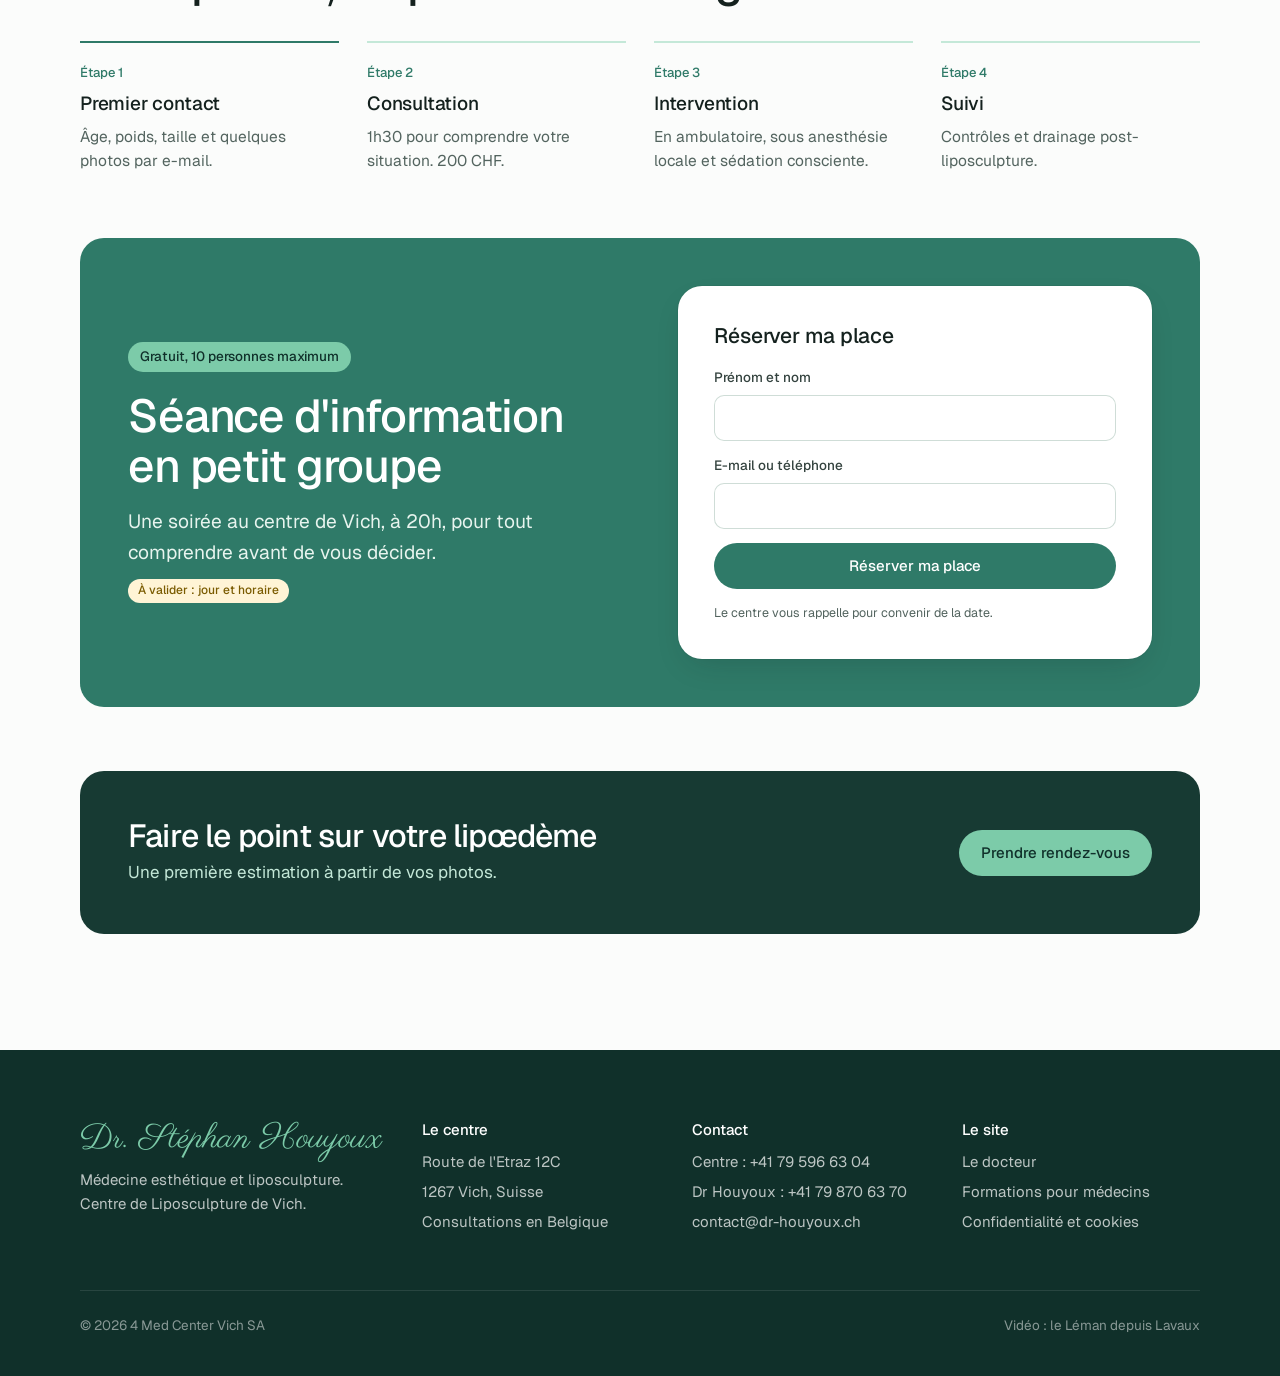
<file: lipoedeme.html>
<!doctype html>
<html lang="fr">
<head>
<meta charset="utf-8">
<meta name="viewport" content="width=device-width, initial-scale=1, viewport-fit=cover">
<title>Traitement du lipœdème · Dr Stéphan Houyoux</title>
<meta name="description" content="Traitement du lipœdème par liposculpture ambulatoire sous anesthésie locale au Centre de Liposculpture de Vich. 2 à 4 interventions, 8 000 à 10 000 CHF par intervention.">
<meta name="theme-color" content="#173A33">
<meta property="og:title" content="Traitement du lipœdème · Dr Stéphan Houyoux">
<meta property="og:description" content="Traitement du lipœdème par liposculpture ambulatoire sous anesthésie locale au Centre de Liposculpture de Vich. 2 à 4 interventions, 8 000 à 10 000 CHF par intervention.">
<meta property="og:image" content="assets/img/leman-poster.jpg">
<link rel="icon" href="assets/img/favicon.svg" type="image/svg+xml">
<link rel="preconnect" href="https://fonts.googleapis.com">
<link rel="preconnect" href="https://fonts.gstatic.com" crossorigin>
<link href="https://fonts.googleapis.com/css2?family=Geist:wght@400;500;600&family=Parisienne&display=swap" rel="stylesheet">
<link rel="stylesheet" href="assets/css/style.css">
</head>
<body>
<a class="skip" href="#contenu">Aller au contenu</a>
<header class="site-header">
<div class="wrap">
<a class="logo" href="index.html" aria-label="Dr Stéphan Houyoux, accueil">Dr. Stéphan Houyoux</a>
<nav class="nav" aria-label="Navigation principale">
<a href="presentation.html">Le docteur</a>
<a href="lipoedeme.html" aria-current="page">Lipœdème</a>
<a href="liposculpture.html">Liposculpture</a>
<a href="cellulite.html">Cellulite</a>
<a href="formations.html">Formations</a>
<a href="clinique.html">Clinique</a>
<a href="belgique.html">Belgique</a>
<a class="btn btn-primary btn-sm" href="contact.html">Prendre rendez-vous</a>
<button class="menu-btn" type="button" data-drawer-open aria-expanded="false" aria-controls="menu-mobile" aria-label="Ouvrir le menu"><svg width="18" height="18" viewBox="0 0 18 18" fill="none" stroke="#14211E" stroke-width="1.6" aria-hidden="true"><path d="M3 6.5h12M3 11.5h12"/></svg></button>
</nav>
</div>
</header>
<div class="drawer-overlay" aria-hidden="true"></div>
<nav class="drawer" id="menu-mobile" aria-label="Menu mobile" aria-hidden="true">
<div class="drawer-handle"></div>
<a href="index.html">Accueil</a>
<a href="presentation.html">Le docteur</a>
<a href="lipoedeme.html" aria-current="page">Lipœdème</a>
<a href="liposculpture.html">Liposculpture</a>
<a href="cellulite.html">Cellulite</a>
<a href="formations.html">Formations</a>
<a href="clinique.html">Clinique</a>
<a href="belgique.html">Belgique</a>
<a href="contact.html">Contact</a>
<a class="btn btn-primary" href="tel:+41795966304">Appeler le centre</a>
</nav>
<main id="contenu"><section class="page-hero">
<div class="wrap">
<nav class="crumbs" aria-label="Fil d'Ariane"><a href="index.html">Accueil</a><span aria-hidden="true">/</span><span>Lipœdème</span></nav>
<p class="kicker">Lipœdème</p>
<h1>Le lipœdème n'est pas une fatalité.</h1>
<p class="lead">Une maladie du tissu graisseux, encore souvent confondue avec un simple surpoids. Beaucoup de patientes attendent des années avant d'être diagnostiquées.</p>
</div>
</section>
<section class="section-tight" style="padding-bottom:clamp(72px,9vw,120px)"><div class="wrap stack"><div class="split"><div><h2>Vous avez tout essayé. Ce n'est pas votre faute.</h2><p class="lead" style="margin-top:18px">La graisse du lipœdème résiste au sport et aux régimes. La reconnaître, c'est déjà le premier pas.</p></div><ul class="card checklist"><li class="head">Vous vous reconnaissez ?</li><li><svg width="18" height="18" viewBox="0 0 18 18" fill="none" aria-hidden="true"><circle cx="9" cy="9" r="9" fill="#E7F4EE"/><path d="M5 9.4l2.7 2.7L13 6.6" stroke="#2F7A68" stroke-width="1.7"/></svg><span>Jambes lourdes, douloureuses au toucher</span></li><li><svg width="18" height="18" viewBox="0 0 18 18" fill="none" aria-hidden="true"><circle cx="9" cy="9" r="9" fill="#E7F4EE"/><path d="M5 9.4l2.7 2.7L13 6.6" stroke="#2F7A68" stroke-width="1.7"/></svg><span>Des bleus qui apparaissent sans raison</span></li><li><svg width="18" height="18" viewBox="0 0 18 18" fill="none" aria-hidden="true"><circle cx="9" cy="9" r="9" fill="#E7F4EE"/><path d="M5 9.4l2.7 2.7L13 6.6" stroke="#2F7A68" stroke-width="1.7"/></svg><span>Une graisse qui résiste au sport et aux régimes</span></li><li><svg width="18" height="18" viewBox="0 0 18 18" fill="none" aria-hidden="true"><circle cx="9" cy="9" r="9" fill="#E7F4EE"/><path d="M5 9.4l2.7 2.7L13 6.6" stroke="#2F7A68" stroke-width="1.7"/></svg><span>Une disproportion entre le haut et le bas du corps</span></li></ul></div><div class="blocks"><div class="block"><div><h2>Comment la canule aide</h2></div><div class="body"><p>La canule Houyoux retire la graisse avec précision, en respectant vaisseaux et tissu conjonctif. Une fois la douleur post-opératoire passée, la douleur typique du lipœdème s'atténue sur la zone traitée.</p>
<p><span class="todo">[Texte détaillé à reprendre de l'ancien site]</span></p></div></div></div><div class="facts facts-line"><div class="fact"><strong>2 à 4</strong><span>interventions selon votre situation</span></div><div class="fact"><strong>4 à 5 h</strong><span>par intervention</span></div><div class="fact"><strong>8 000 à 10 000</strong><span>CHF tout compris, par intervention</span></div><div class="fact"><strong>1h30</strong><span>de consultation, 200 CHF</span></div></div><div><p class="kicker">Votre parcours</p><h2 style="margin-bottom:32px">Transparent, du premier message au suivi.</h2><ol class="steps"><li><h3>Premier contact</h3><p>Âge, poids, taille et quelques photos par e-mail.</p></li><li><h3>Consultation</h3><p>1h30 pour comprendre votre situation. 200 CHF.</p></li><li><h3>Intervention</h3><p>En ambulatoire, sous anesthésie locale et sédation consciente.</p></li><li><h3>Suivi</h3><p>Contrôles et drainage post-liposculpture.</p></li></ol></div><div class="info-card split split-center" id="seance"><div><span class="chip">Gratuit, 10 personnes maximum</span><h2>Séance d'information en petit groupe</h2><p class="lead">Une soirée au centre de Vich, à 20h, pour tout comprendre avant de vous décider.</p><span class="chip-todo">À valider : jour et horaire</span></div><form class="form" data-form action="https://formspree.io/f/VOTRE_ID" method="POST">
<h3>Réserver ma place</h3>
<input type="hidden" name="_subject" value="Séance d'information">
<div class="field"><label for="lipo-nom">Prénom et nom</label><input id="lipo-nom" name="nom" autocomplete="name" required></div>
<div class="field"><label for="lipo-contact">E-mail ou téléphone</label><input id="lipo-contact" name="contact" autocomplete="email" required></div>
<button class="btn btn-primary btn-block" type="submit">Réserver ma place</button>
<p class="form-note">Le centre vous rappelle pour convenir de la date.</p>
</form></div><div class="cta"><div><h2>Faire le point sur votre lipœdème</h2><p>Une première estimation à partir de vos photos.</p></div><a class="btn btn-mint" href="contact.html">Prendre rendez-vous</a></div></div></section></main><footer class="site-footer">
<div class="wrap">
<div class="footer-grid">
<div>
<a class="logo" href="index.html">Dr. Stéphan Houyoux</a>
<p style="margin-top:12px">Médecine esthétique et liposculpture.<br>Centre de Liposculpture de Vich.</p>
</div>
<div>
<h2>Le centre</h2>
<ul><li>Route de l'Etraz 12C</li><li>1267 Vich, Suisse</li><li><a href="belgique.html">Consultations en Belgique</a></li></ul>
</div>
<div>
<h2>Contact</h2>
<ul><li><a href="tel:+41795966304">Centre : +41 79 596 63 04</a></li><li><a href="tel:+41798706370">Dr Houyoux : +41 79 870 63 70</a></li><li><a href="mailto:contact@dr-houyoux.ch">contact@dr-houyoux.ch</a></li></ul>
</div>
<div>
<h2>Le site</h2>
<ul><li><a href="presentation.html">Le docteur</a></li><li><a href="formations.html">Formations pour médecins</a></li><li><a href="confidentialite.html">Confidentialité et cookies</a></li></ul>
</div>
</div>
<div class="footer-bottom"><span>© <span data-year>2026</span> 4 Med Center Vich SA</span><span>Vidéo : le Léman depuis Lavaux</span></div>
</div>
</footer>
<script src="assets/js/main.js" defer></script>
</body>
</html>
</file>
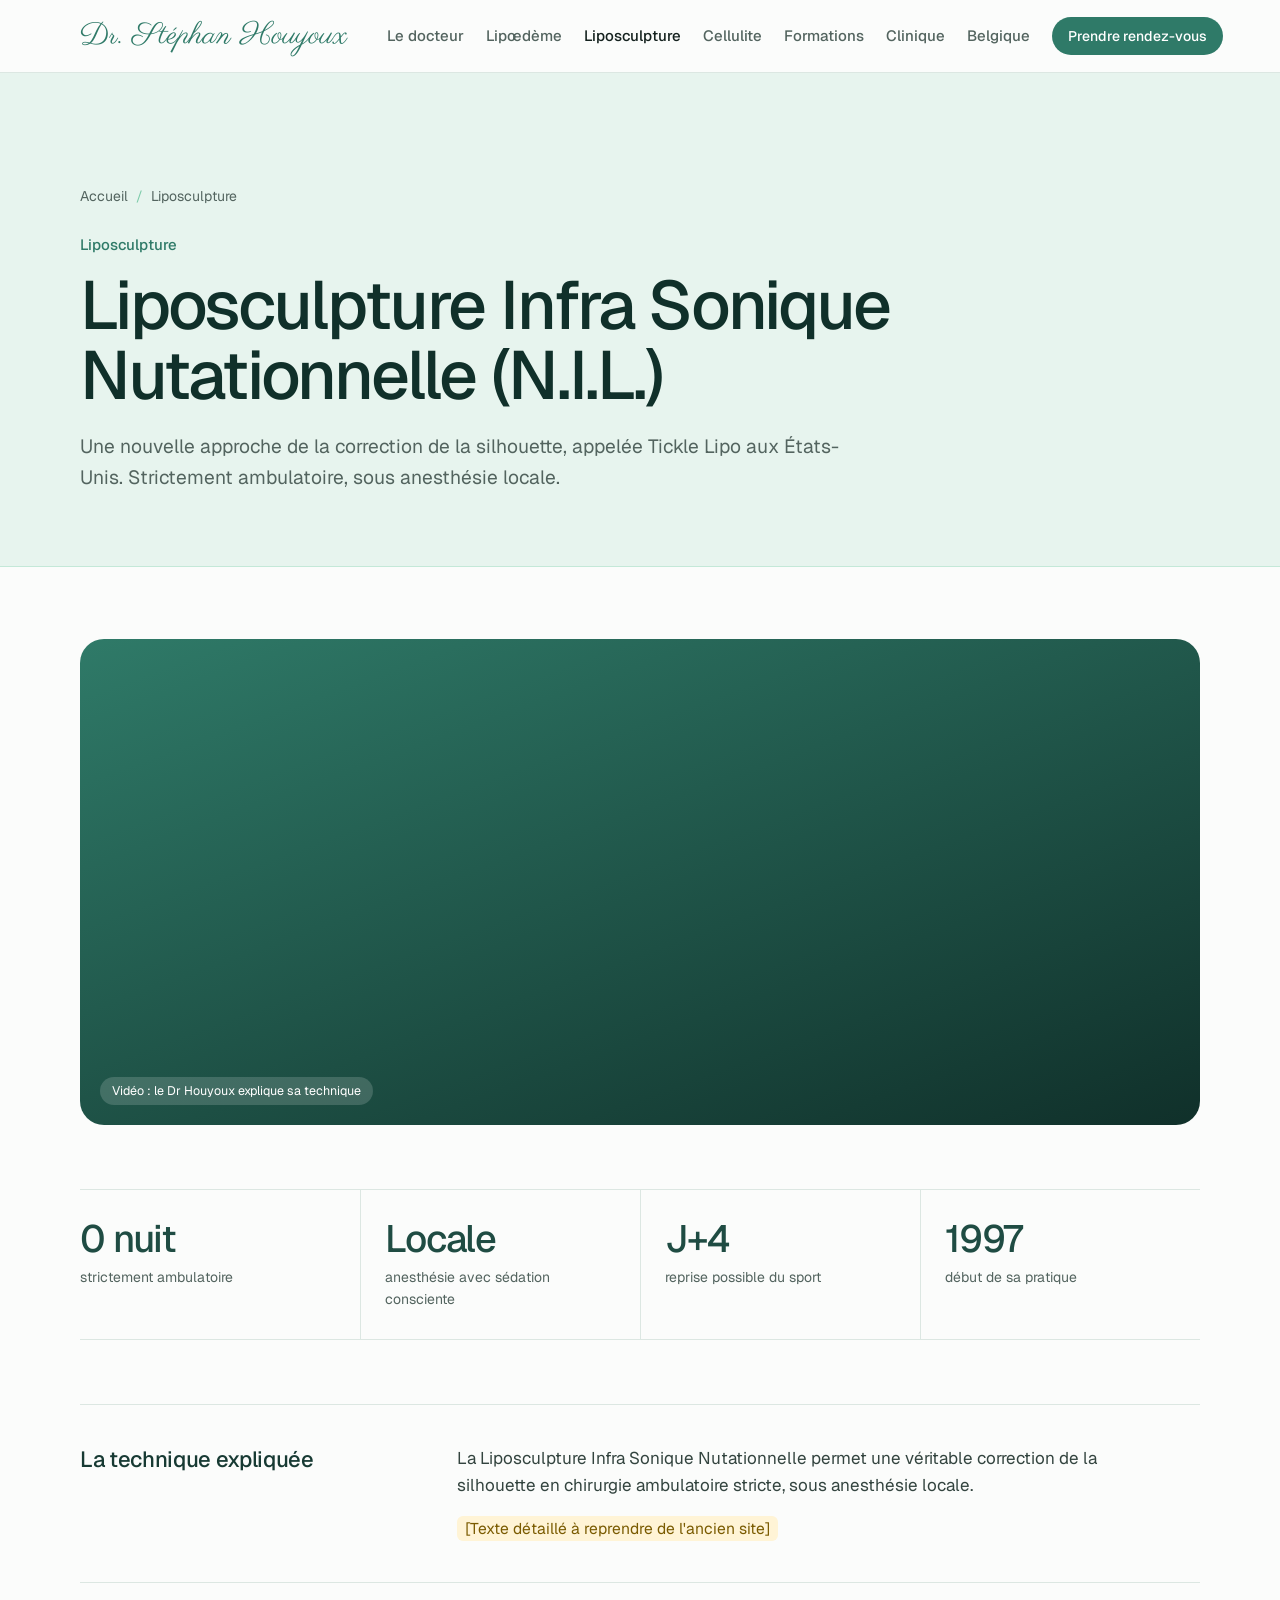
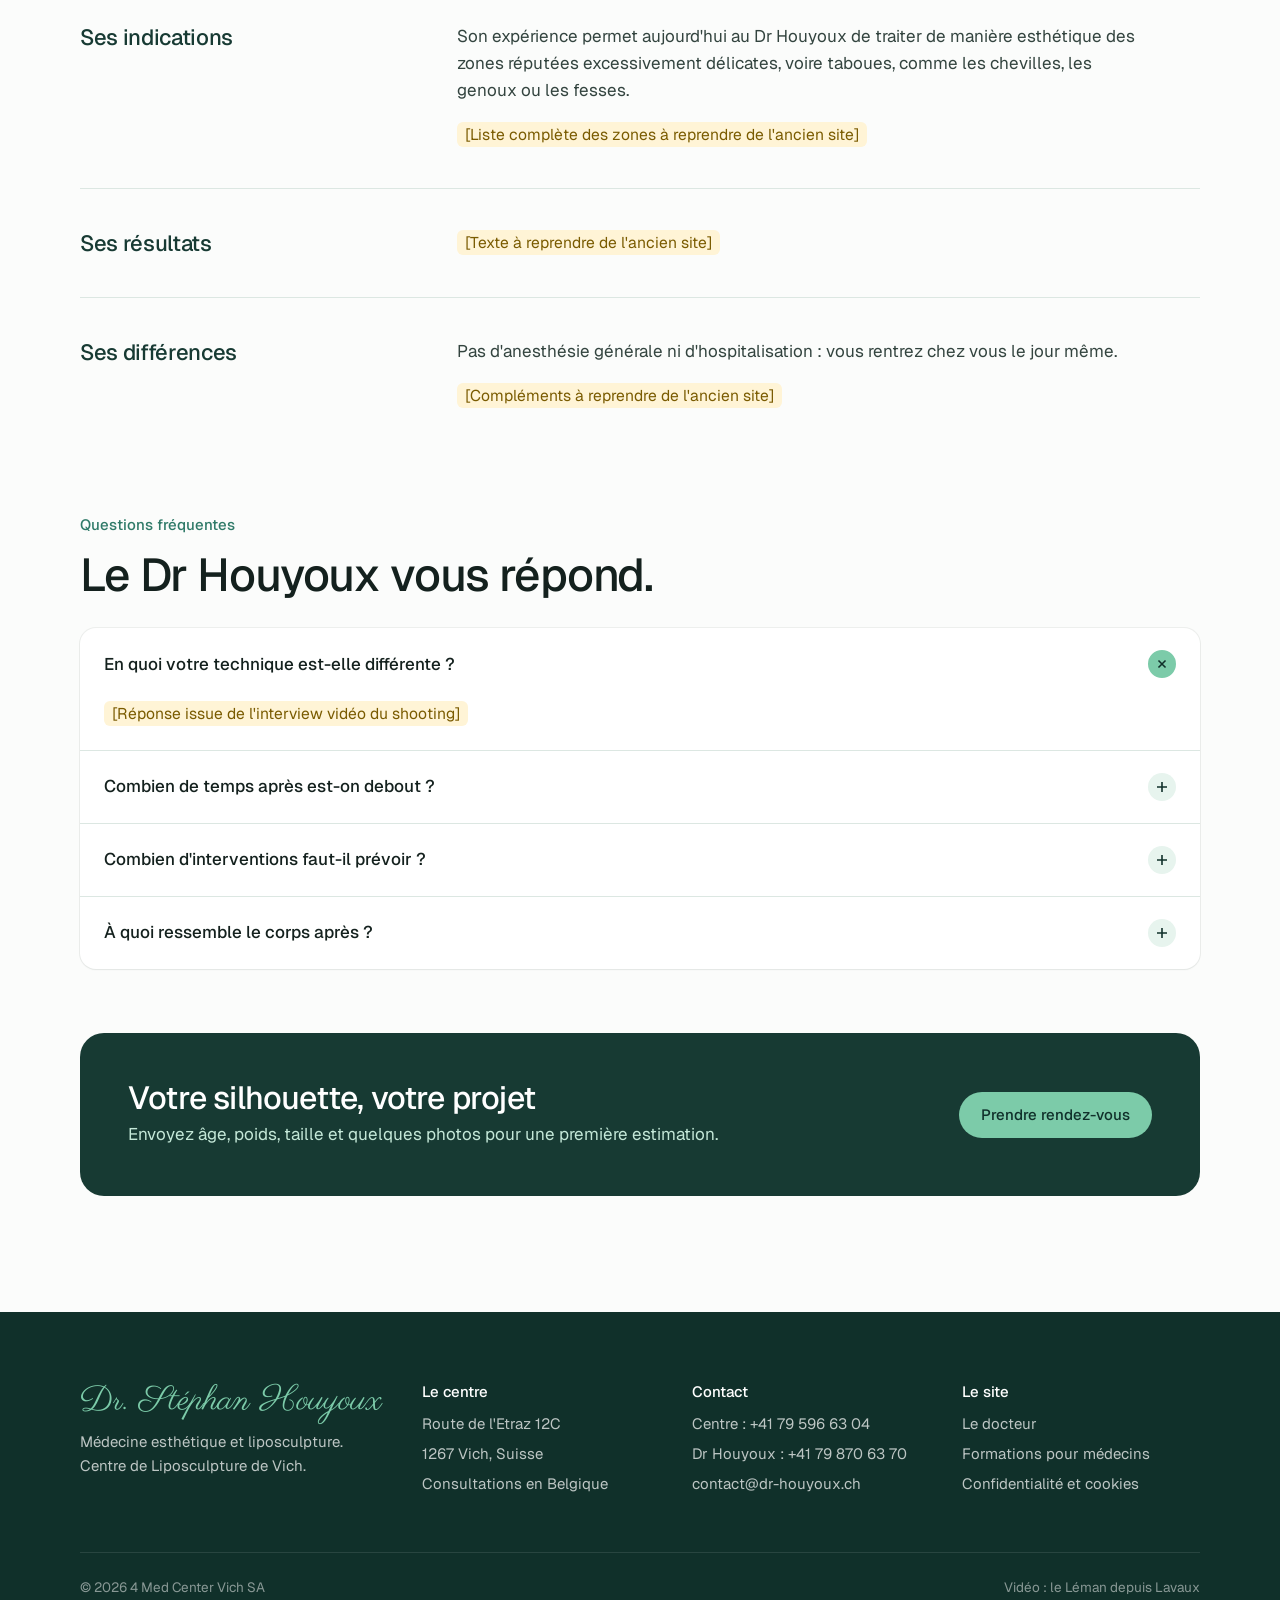
<file: liposculpture.html>
<!doctype html>
<html lang="fr">
<head>
<meta charset="utf-8">
<meta name="viewport" content="width=device-width, initial-scale=1, viewport-fit=cover">
<title>Liposculpture N.I.L. · Dr Stéphan Houyoux</title>
<meta name="description" content="Liposculpture Infra Sonique Nutationnelle (N.I.L.), strictement ambulatoire, sous anesthésie locale, au Centre de Liposculpture de Vich.">
<meta name="theme-color" content="#173A33">
<meta property="og:title" content="Liposculpture N.I.L. · Dr Stéphan Houyoux">
<meta property="og:description" content="Liposculpture Infra Sonique Nutationnelle (N.I.L.), strictement ambulatoire, sous anesthésie locale, au Centre de Liposculpture de Vich.">
<meta property="og:image" content="assets/img/leman-poster.jpg">
<link rel="icon" href="assets/img/favicon.svg" type="image/svg+xml">
<link rel="preconnect" href="https://fonts.googleapis.com">
<link rel="preconnect" href="https://fonts.gstatic.com" crossorigin>
<link href="https://fonts.googleapis.com/css2?family=Geist:wght@400;500;600&family=Parisienne&display=swap" rel="stylesheet">
<link rel="stylesheet" href="assets/css/style.css">
</head>
<body>
<a class="skip" href="#contenu">Aller au contenu</a>
<header class="site-header">
<div class="wrap">
<a class="logo" href="index.html" aria-label="Dr Stéphan Houyoux, accueil">Dr. Stéphan Houyoux</a>
<nav class="nav" aria-label="Navigation principale">
<a href="presentation.html">Le docteur</a>
<a href="lipoedeme.html">Lipœdème</a>
<a href="liposculpture.html" aria-current="page">Liposculpture</a>
<a href="cellulite.html">Cellulite</a>
<a href="formations.html">Formations</a>
<a href="clinique.html">Clinique</a>
<a href="belgique.html">Belgique</a>
<a class="btn btn-primary btn-sm" href="contact.html">Prendre rendez-vous</a>
<button class="menu-btn" type="button" data-drawer-open aria-expanded="false" aria-controls="menu-mobile" aria-label="Ouvrir le menu"><svg width="18" height="18" viewBox="0 0 18 18" fill="none" stroke="#14211E" stroke-width="1.6" aria-hidden="true"><path d="M3 6.5h12M3 11.5h12"/></svg></button>
</nav>
</div>
</header>
<div class="drawer-overlay" aria-hidden="true"></div>
<nav class="drawer" id="menu-mobile" aria-label="Menu mobile" aria-hidden="true">
<div class="drawer-handle"></div>
<a href="index.html">Accueil</a>
<a href="presentation.html">Le docteur</a>
<a href="lipoedeme.html">Lipœdème</a>
<a href="liposculpture.html" aria-current="page">Liposculpture</a>
<a href="cellulite.html">Cellulite</a>
<a href="formations.html">Formations</a>
<a href="clinique.html">Clinique</a>
<a href="belgique.html">Belgique</a>
<a href="contact.html">Contact</a>
<a class="btn btn-primary" href="tel:+41795966304">Appeler le centre</a>
</nav>
<main id="contenu"><section class="page-hero">
<div class="wrap">
<nav class="crumbs" aria-label="Fil d'Ariane"><a href="index.html">Accueil</a><span aria-hidden="true">/</span><span>Liposculpture</span></nav>
<p class="kicker">Liposculpture</p>
<h1>Liposculpture Infra Sonique Nutationnelle (N.I.L.)</h1>
<p class="lead">Une nouvelle approche de la correction de la silhouette, appelée Tickle Lipo aux États-Unis. Strictement ambulatoire, sous anesthésie locale.</p>
</div>
</section>
<section class="section-tight" style="padding-bottom:clamp(72px,9vw,120px)"><div class="wrap stack"><div class="media-box dark" role="img" aria-label="Vidéo : le Dr Houyoux explique sa technique"><span class="tag">Vidéo : le Dr Houyoux explique sa technique</span></div><div class="facts facts-line"><div class="fact"><strong>0 nuit</strong><span>strictement ambulatoire</span></div><div class="fact"><strong>Locale</strong><span>anesthésie avec sédation consciente</span></div><div class="fact"><strong>J+4</strong><span>reprise possible du sport</span></div><div class="fact"><strong>1997</strong><span>début de sa pratique</span></div></div><div class="blocks"><div class="block"><div><h2>La technique expliquée</h2></div><div class="body"><p>La Liposculpture Infra Sonique Nutationnelle permet une véritable correction de la silhouette en chirurgie ambulatoire stricte, sous anesthésie locale.</p>
<p><span class="todo">[Texte détaillé à reprendre de l'ancien site]</span></p></div></div><div class="block"><div><h2>Ses indications</h2></div><div class="body"><p>Son expérience permet aujourd'hui au Dr Houyoux de traiter de manière esthétique des zones réputées excessivement délicates, voire taboues, comme les chevilles, les genoux ou les fesses.</p>
<p><span class="todo">[Liste complète des zones à reprendre de l'ancien site]</span></p></div></div><div class="block"><div><h2>Ses résultats</h2></div><div class="body"><p><span class="todo">[Texte à reprendre de l'ancien site]</span></p></div></div><div class="block"><div><h2>Ses différences</h2></div><div class="body"><p>Pas d'anesthésie générale ni d'hospitalisation : vous rentrez chez vous le jour même.</p>
<p><span class="todo">[Compléments à reprendre de l'ancien site]</span></p></div></div></div><div id="questions"><p class="kicker">Questions fréquentes</p><h2 style="margin-bottom:28px">Le Dr Houyoux vous répond.</h2><div class="faq"><details open><summary>En quoi votre technique est-elle différente ?<span class="plus" aria-hidden="true"><svg width="12" height="12" viewBox="0 0 12 12" fill="none"><path d="M6 1v10M1 6h10" stroke="#10302A" stroke-width="1.6"/></svg></span></summary><div class="answer"><p><span class="todo">[Réponse issue de l'interview vidéo du shooting]</span></p></div></details><details><summary>Combien de temps après est-on debout ?<span class="plus" aria-hidden="true"><svg width="12" height="12" viewBox="0 0 12 12" fill="none"><path d="M6 1v10M1 6h10" stroke="#10302A" stroke-width="1.6"/></svg></span></summary><div class="answer"><p><span class="todo">[Réponse issue de l'interview vidéo]</span></p></div></details><details><summary>Combien d'interventions faut-il prévoir ?<span class="plus" aria-hidden="true"><svg width="12" height="12" viewBox="0 0 12 12" fill="none"><path d="M6 1v10M1 6h10" stroke="#10302A" stroke-width="1.6"/></svg></span></summary><div class="answer"><p><span class="todo">[Réponse issue de l'interview vidéo]</span></p></div></details><details><summary>À quoi ressemble le corps après ?<span class="plus" aria-hidden="true"><svg width="12" height="12" viewBox="0 0 12 12" fill="none"><path d="M6 1v10M1 6h10" stroke="#10302A" stroke-width="1.6"/></svg></span></summary><div class="answer"><p><span class="todo">[Réponse issue de l'interview vidéo]</span></p></div></details></div></div><div class="cta"><div><h2>Votre silhouette, votre projet</h2><p>Envoyez âge, poids, taille et quelques photos pour une première estimation.</p></div><a class="btn btn-mint" href="contact.html">Prendre rendez-vous</a></div></div></section></main><footer class="site-footer">
<div class="wrap">
<div class="footer-grid">
<div>
<a class="logo" href="index.html">Dr. Stéphan Houyoux</a>
<p style="margin-top:12px">Médecine esthétique et liposculpture.<br>Centre de Liposculpture de Vich.</p>
</div>
<div>
<h2>Le centre</h2>
<ul><li>Route de l'Etraz 12C</li><li>1267 Vich, Suisse</li><li><a href="belgique.html">Consultations en Belgique</a></li></ul>
</div>
<div>
<h2>Contact</h2>
<ul><li><a href="tel:+41795966304">Centre : +41 79 596 63 04</a></li><li><a href="tel:+41798706370">Dr Houyoux : +41 79 870 63 70</a></li><li><a href="mailto:contact@dr-houyoux.ch">contact@dr-houyoux.ch</a></li></ul>
</div>
<div>
<h2>Le site</h2>
<ul><li><a href="presentation.html">Le docteur</a></li><li><a href="formations.html">Formations pour médecins</a></li><li><a href="confidentialite.html">Confidentialité et cookies</a></li></ul>
</div>
</div>
<div class="footer-bottom"><span>© <span data-year>2026</span> 4 Med Center Vich SA</span><span>Vidéo : le Léman depuis Lavaux</span></div>
</div>
</footer>
<script src="assets/js/main.js" defer></script>
</body>
</html>
</file>
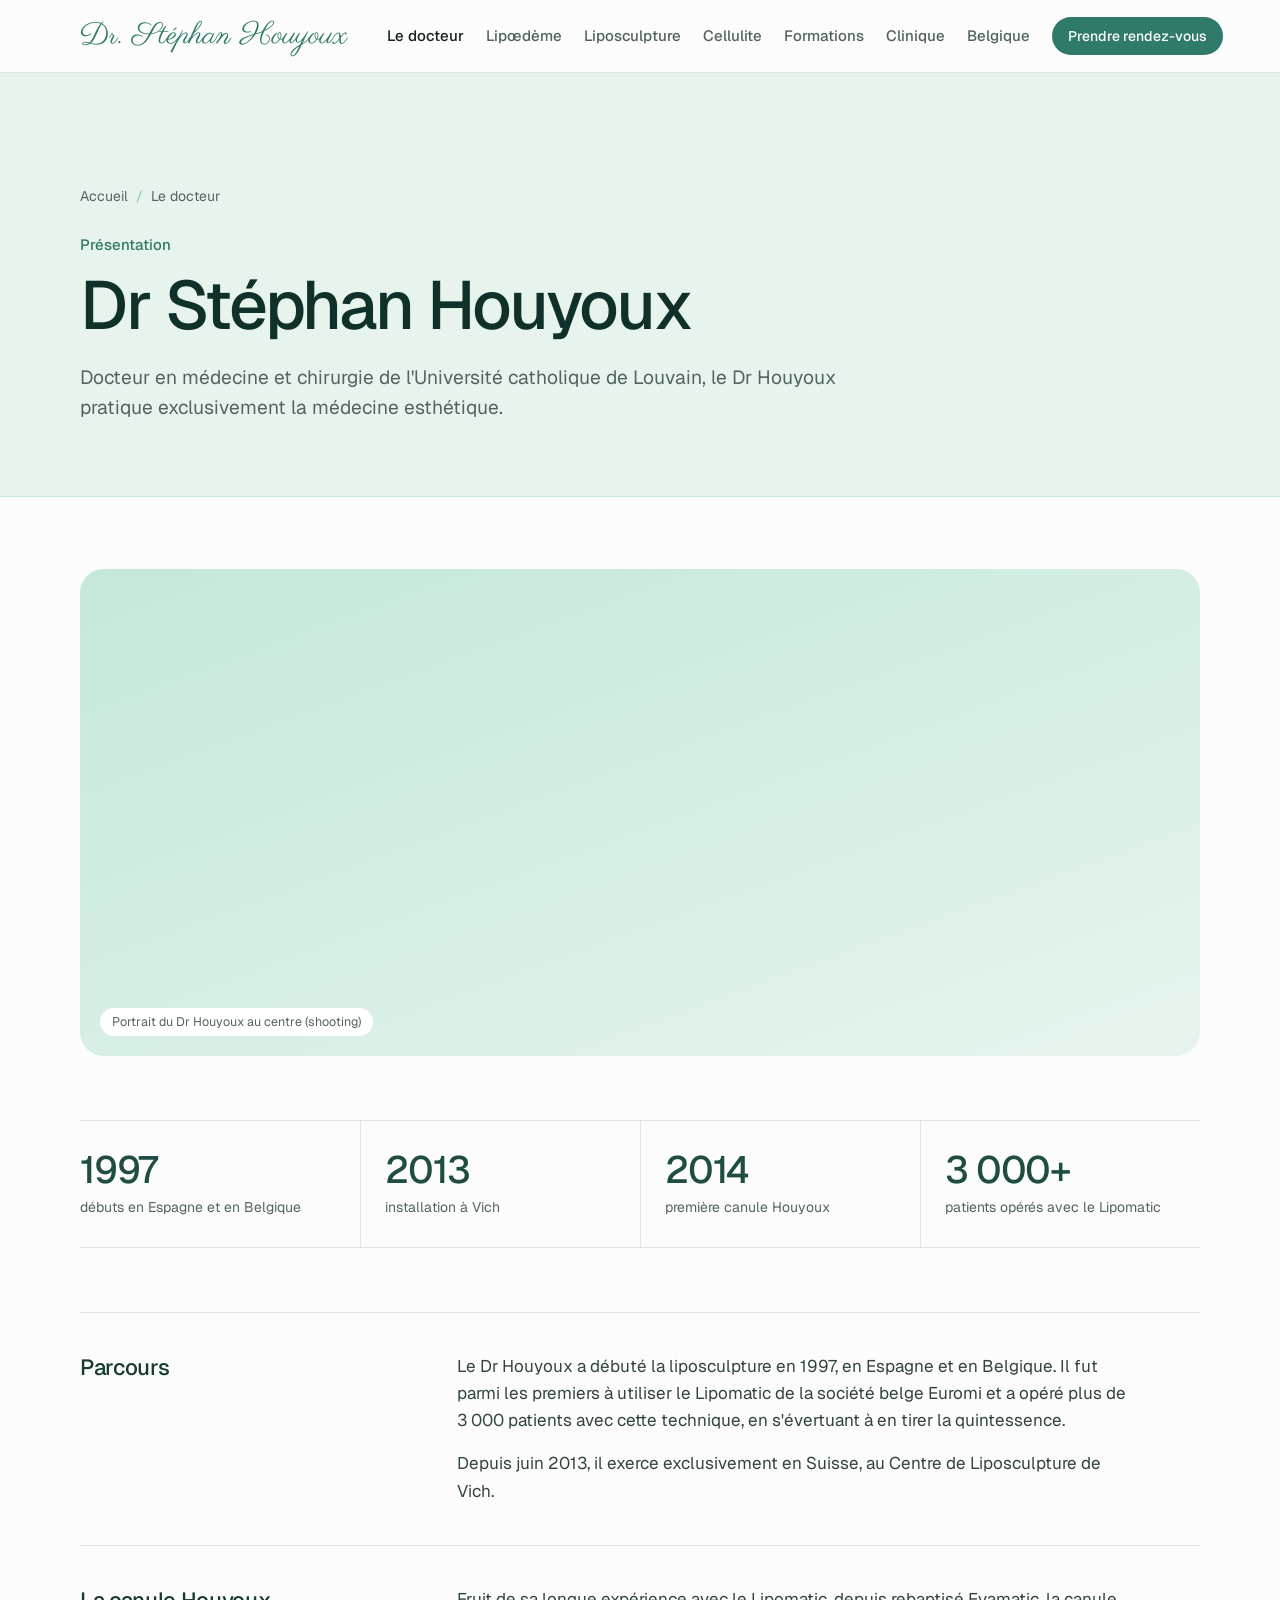
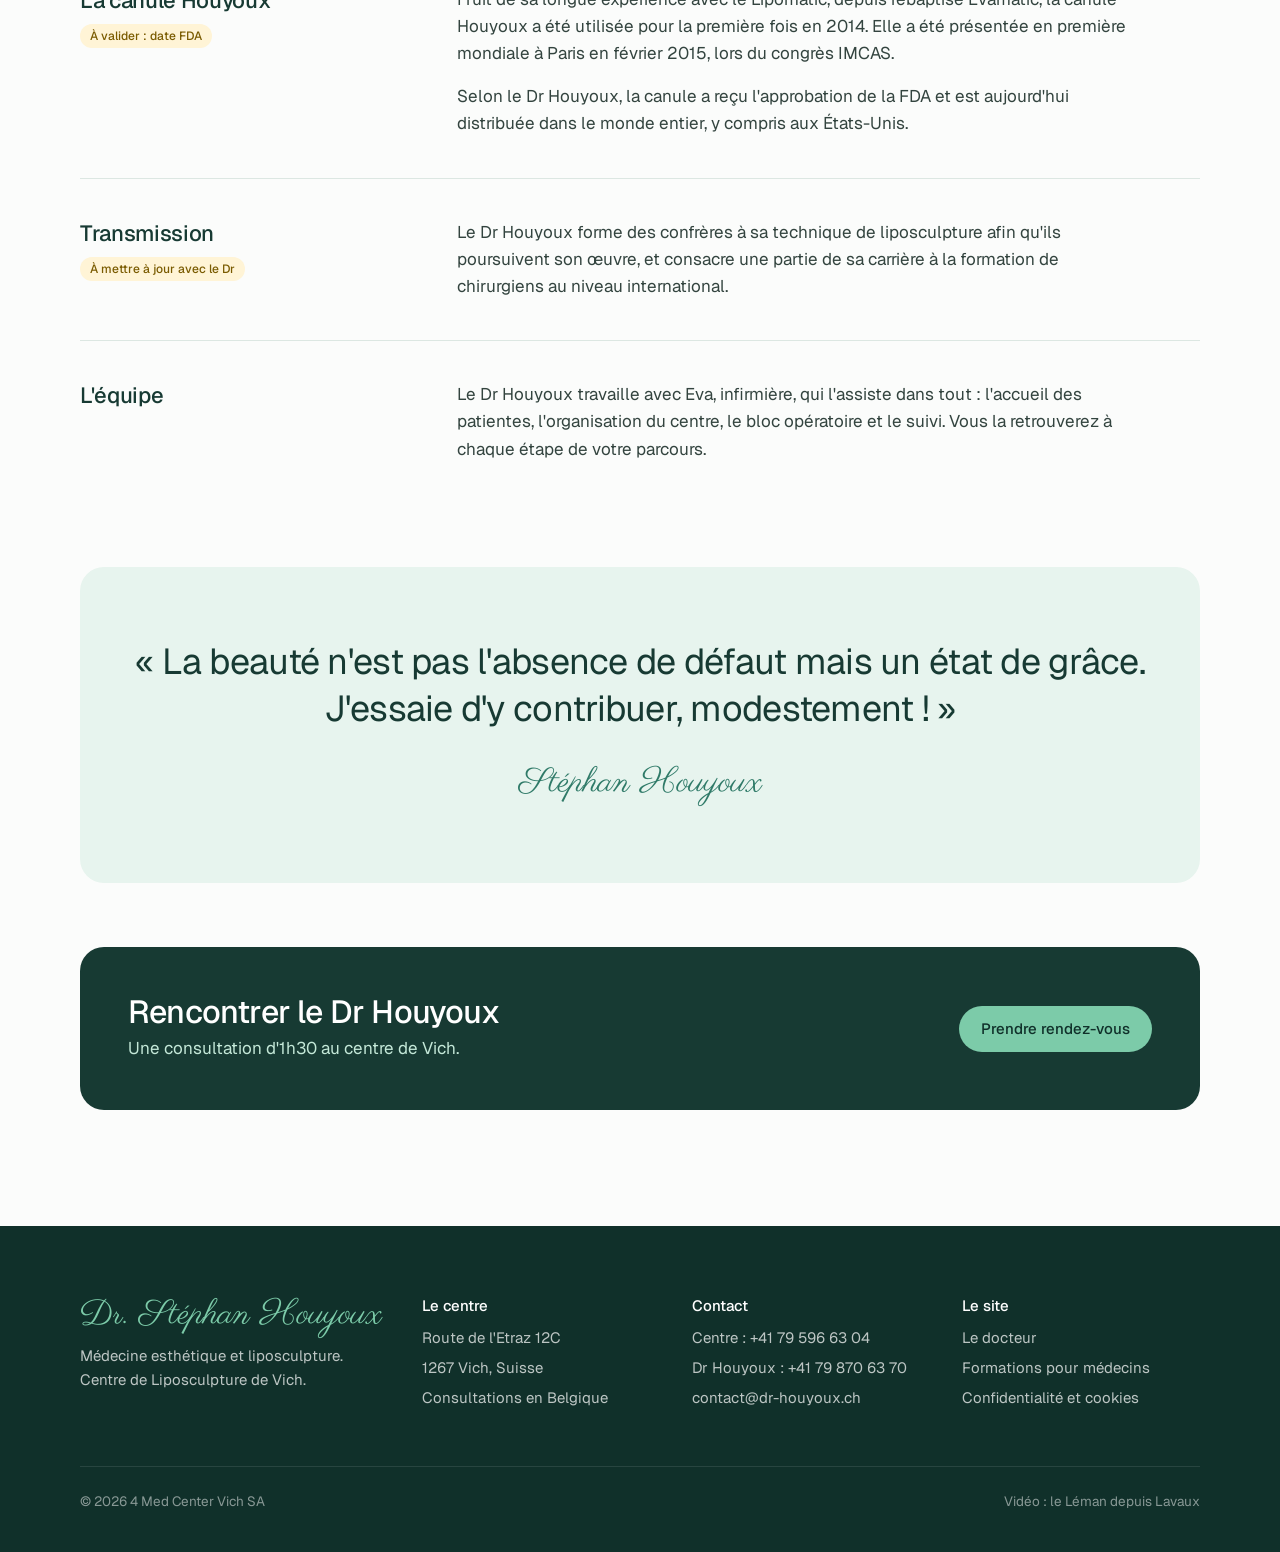
<file: presentation.html>
<!doctype html>
<html lang="fr">
<head>
<meta charset="utf-8">
<meta name="viewport" content="width=device-width, initial-scale=1, viewport-fit=cover">
<title>Le Dr Stéphan Houyoux · Présentation</title>
<meta name="description" content="Docteur en médecine et chirurgie de l&#x27;UCLouvain, le Dr Stéphan Houyoux pratique la liposculpture depuis 1997.">
<meta name="theme-color" content="#173A33">
<meta property="og:title" content="Le Dr Stéphan Houyoux · Présentation">
<meta property="og:description" content="Docteur en médecine et chirurgie de l&#x27;UCLouvain, le Dr Stéphan Houyoux pratique la liposculpture depuis 1997.">
<meta property="og:image" content="assets/img/leman-poster.jpg">
<link rel="icon" href="assets/img/favicon.svg" type="image/svg+xml">
<link rel="preconnect" href="https://fonts.googleapis.com">
<link rel="preconnect" href="https://fonts.gstatic.com" crossorigin>
<link href="https://fonts.googleapis.com/css2?family=Geist:wght@400;500;600&family=Parisienne&display=swap" rel="stylesheet">
<link rel="stylesheet" href="assets/css/style.css">
</head>
<body>
<a class="skip" href="#contenu">Aller au contenu</a>
<header class="site-header">
<div class="wrap">
<a class="logo" href="index.html" aria-label="Dr Stéphan Houyoux, accueil">Dr. Stéphan Houyoux</a>
<nav class="nav" aria-label="Navigation principale">
<a href="presentation.html" aria-current="page">Le docteur</a>
<a href="lipoedeme.html">Lipœdème</a>
<a href="liposculpture.html">Liposculpture</a>
<a href="cellulite.html">Cellulite</a>
<a href="formations.html">Formations</a>
<a href="clinique.html">Clinique</a>
<a href="belgique.html">Belgique</a>
<a class="btn btn-primary btn-sm" href="contact.html">Prendre rendez-vous</a>
<button class="menu-btn" type="button" data-drawer-open aria-expanded="false" aria-controls="menu-mobile" aria-label="Ouvrir le menu"><svg width="18" height="18" viewBox="0 0 18 18" fill="none" stroke="#14211E" stroke-width="1.6" aria-hidden="true"><path d="M3 6.5h12M3 11.5h12"/></svg></button>
</nav>
</div>
</header>
<div class="drawer-overlay" aria-hidden="true"></div>
<nav class="drawer" id="menu-mobile" aria-label="Menu mobile" aria-hidden="true">
<div class="drawer-handle"></div>
<a href="index.html">Accueil</a>
<a href="presentation.html" aria-current="page">Le docteur</a>
<a href="lipoedeme.html">Lipœdème</a>
<a href="liposculpture.html">Liposculpture</a>
<a href="cellulite.html">Cellulite</a>
<a href="formations.html">Formations</a>
<a href="clinique.html">Clinique</a>
<a href="belgique.html">Belgique</a>
<a href="contact.html">Contact</a>
<a class="btn btn-primary" href="tel:+41795966304">Appeler le centre</a>
</nav>
<main id="contenu"><section class="page-hero">
<div class="wrap">
<nav class="crumbs" aria-label="Fil d'Ariane"><a href="index.html">Accueil</a><span aria-hidden="true">/</span><span>Le docteur</span></nav>
<p class="kicker">Présentation</p>
<h1>Dr Stéphan Houyoux</h1>
<p class="lead">Docteur en médecine et chirurgie de l'Université catholique de Louvain, le Dr Houyoux pratique exclusivement la médecine esthétique.</p>
</div>
</section>
<section class="section-tight" style="padding-bottom:clamp(72px,9vw,120px)"><div class="wrap stack"><div class="media-box" role="img" aria-label="Portrait du Dr Houyoux au centre (shooting)"><span class="tag">Portrait du Dr Houyoux au centre (shooting)</span></div><div class="facts facts-line"><div class="fact"><strong>1997</strong><span>débuts en Espagne et en Belgique</span></div><div class="fact"><strong>2013</strong><span>installation à Vich</span></div><div class="fact"><strong>2014</strong><span>première canule Houyoux</span></div><div class="fact"><strong>3 000+</strong><span>patients opérés avec le Lipomatic</span></div></div><div class="blocks"><div class="block"><div><h2>Parcours</h2></div><div class="body"><p>Le Dr Houyoux a débuté la liposculpture en 1997, en Espagne et en Belgique. Il fut parmi les premiers à utiliser le Lipomatic de la société belge Euromi et a opéré plus de 3 000 patients avec cette technique, en s'évertuant à en tirer la quintessence.</p>
<p>Depuis juin 2013, il exerce exclusivement en Suisse, au Centre de Liposculpture de Vich.</p></div></div><div class="block"><div><h2>La canule Houyoux</h2><span class="chip-todo">À valider : date FDA</span></div><div class="body"><p>Fruit de sa longue expérience avec le Lipomatic, depuis rebaptisé Evamatic, la canule Houyoux a été utilisée pour la première fois en 2014. Elle a été présentée en première mondiale à Paris en février 2015, lors du congrès IMCAS.</p>
<p>Selon le Dr Houyoux, la canule a reçu l'approbation de la FDA et est aujourd'hui distribuée dans le monde entier, y compris aux États-Unis.</p></div></div><div class="block"><div><h2>Transmission</h2><span class="chip-todo">À mettre à jour avec le Dr</span></div><div class="body"><p>Le Dr Houyoux forme des confrères à sa technique de liposculpture afin qu'ils poursuivent son œuvre, et consacre une partie de sa carrière à la formation de chirurgiens au niveau international.</p></div></div><div class="block"><div><h2>L'équipe</h2></div><div class="body"><p>Le Dr Houyoux travaille avec Eva, infirmière, qui l'assiste dans tout : l'accueil des patientes, l'organisation du centre, le bloc opératoire et le suivi. Vous la retrouverez à chaque étape de votre parcours.</p></div></div></div><div class="quote" style="padding:clamp(40px,6vw,72px) 0;background:var(--mint-100);border-radius:var(--radius-l)"><blockquote style="padding:0 20px">« La beauté n'est pas l'absence de défaut mais un état de grâce. J'essaie d'y contribuer, modestement ! »</blockquote><p class="sign">Stéphan Houyoux</p></div><div class="cta"><div><h2>Rencontrer le Dr Houyoux</h2><p>Une consultation d'1h30 au centre de Vich.</p></div><a class="btn btn-mint" href="contact.html">Prendre rendez-vous</a></div></div></section></main><footer class="site-footer">
<div class="wrap">
<div class="footer-grid">
<div>
<a class="logo" href="index.html">Dr. Stéphan Houyoux</a>
<p style="margin-top:12px">Médecine esthétique et liposculpture.<br>Centre de Liposculpture de Vich.</p>
</div>
<div>
<h2>Le centre</h2>
<ul><li>Route de l'Etraz 12C</li><li>1267 Vich, Suisse</li><li><a href="belgique.html">Consultations en Belgique</a></li></ul>
</div>
<div>
<h2>Contact</h2>
<ul><li><a href="tel:+41795966304">Centre : +41 79 596 63 04</a></li><li><a href="tel:+41798706370">Dr Houyoux : +41 79 870 63 70</a></li><li><a href="mailto:contact@dr-houyoux.ch">contact@dr-houyoux.ch</a></li></ul>
</div>
<div>
<h2>Le site</h2>
<ul><li><a href="presentation.html">Le docteur</a></li><li><a href="formations.html">Formations pour médecins</a></li><li><a href="confidentialite.html">Confidentialité et cookies</a></li></ul>
</div>
</div>
<div class="footer-bottom"><span>© <span data-year>2026</span> 4 Med Center Vich SA</span><span>Vidéo : le Léman depuis Lavaux</span></div>
</div>
</footer>
<script src="assets/js/main.js" defer></script>
</body>
</html>
</file>
<file: assets/css/style.css>
/* Centre de Liposculpture de Vich — Dr Stéphan Houyoux
   Palette issue de l'identité du docteur (vert menthe + vert profond). */

:root {
  --green-950: #10302A;
  --green-900: #173A33;
  --green-800: #1F4C43;
  --green-700: #2F7A68;
  --mint-400: #7CCBA9;
  --mint-200: #C4E8D8;
  --mint-100: #E7F4EE;
  --mint-50:  #F3FAF6;
  --paper:    #FBFCFB;
  --white:    #FFFFFF;
  --ink:      #14211E;
  --muted:    #53645F;
  --line:     #DCE7E2;
  --todo-bg:  #FFF4D6;
  --todo-ink: #7A5B00;

  --font: "Geist", "Helvetica Neue", Arial, sans-serif;
  --script: "Parisienne", "Snell Roundhand", cursive;

  --ease-out: cubic-bezier(0.23, 1, 0.32, 1);
  --ease-in-out: cubic-bezier(0.77, 0, 0.175, 1);
  --ease-drawer: cubic-bezier(0.32, 0.72, 0, 1);

  --wrap: 1120px;
  --gutter: clamp(20px, 5vw, 40px);
  --radius-s: 10px;
  --radius-m: 16px;
  --radius-l: 24px;
  --shadow: 0 0 0 1px rgba(20, 33, 30, 0.06), 0 1px 2px rgba(20, 33, 30, 0.05);
  --shadow-lift: 0 0 0 1px rgba(20, 33, 30, 0.06), 0 12px 32px -12px rgba(20, 33, 30, 0.22);
}

*, *::before, *::after { box-sizing: border-box; }
html { -webkit-text-size-adjust: 100%; scroll-behavior: smooth; }
body {
  margin: 0;
  background: var(--paper);
  color: var(--ink);
  font-family: var(--font);
  font-size: 17px;
  line-height: 1.6;
  -webkit-font-smoothing: antialiased;
  text-rendering: optimizeLegibility;
}
img, video { max-width: 100%; display: block; }
a { color: var(--green-700); text-underline-offset: 3px; }
a:hover { color: var(--green-800); }
:focus-visible { outline: 2px solid var(--green-700); outline-offset: 3px; border-radius: 6px; }
.on-dark :focus-visible, .hero :focus-visible { outline-color: var(--mint-400); }

.wrap { width: 100%; max-width: calc(var(--wrap) + 2 * var(--gutter)); margin: 0 auto; padding: 0 var(--gutter); }
.skip { position: absolute; left: -9999px; top: 8px; background: var(--white); padding: 8px 14px; border-radius: 8px; z-index: 100; }
.skip:focus { left: 8px; }

/* ---------- Typography ---------- */
h1, h2, h3 { margin: 0; font-weight: 500; letter-spacing: -0.025em; }
h1 { font-size: clamp(40px, 6.4vw, 84px); line-height: 1.02; letter-spacing: -0.035em; }
h2 { font-size: clamp(30px, 3.6vw, 46px); line-height: 1.08; }
h3 { font-size: 21px; line-height: 1.3; letter-spacing: -0.01em; }
p { margin: 0; }
.lead { font-size: clamp(17px, 1.5vw, 20px); color: var(--muted); max-width: 40em; }
.kicker { font-size: 15px; font-weight: 500; color: var(--green-700); margin-bottom: 14px; }
.on-dark .kicker { color: var(--mint-400); }
.muted { color: var(--muted); }
.todo { color: var(--todo-ink); background: var(--todo-bg); padding: 2px 8px; border-radius: 6px; font-size: 0.92em; }
.chip-todo { display: inline-flex; align-items: center; height: 24px; padding: 0 10px; border-radius: 999px; background: var(--todo-bg); color: var(--todo-ink); font-size: 12px; font-weight: 500; margin-top: 10px; }

/* ---------- Buttons ---------- */
.btn {
  display: inline-flex; align-items: center; justify-content: center; gap: 8px;
  height: 46px; padding: 0 22px; border-radius: 999px; border: 0;
  font: 500 15px/1 var(--font); text-decoration: none; cursor: pointer;
  transition: transform 160ms var(--ease-out), background-color 200ms ease, color 200ms ease, box-shadow 200ms ease;
  -webkit-tap-highlight-color: transparent;
}
.btn:active { transform: scale(0.97); }
.btn-primary { background: var(--green-700); color: var(--white); }
.btn-primary:hover { background: var(--green-800); color: var(--white); }
.btn-mint { background: var(--mint-400); color: var(--green-950); }
.btn-mint:hover { background: var(--mint-200); color: var(--green-950); }
.btn-ghost { background: transparent; color: var(--white); box-shadow: inset 0 0 0 1.5px rgba(255,255,255,0.7); }
.btn-ghost:hover { background: rgba(255,255,255,0.1); color: var(--white); }
.btn-line { background: var(--white); color: var(--ink); box-shadow: inset 0 0 0 1px var(--line); }
.btn-line:hover { color: var(--ink); box-shadow: inset 0 0 0 1px var(--mint-400); }
.btn-sm { height: 38px; padding: 0 16px; font-size: 14px; }
.btn-block { width: 100%; }

/* ---------- Header ---------- */
.site-header {
  position: sticky; top: 0; z-index: 40;
  background: rgba(251, 252, 251, 0.86);
  backdrop-filter: saturate(1.4) blur(14px); -webkit-backdrop-filter: saturate(1.4) blur(14px);
  border-bottom: 1px solid var(--line);
  transition: background-color 250ms ease, border-color 250ms ease;
}
.site-header .wrap { display: flex; align-items: center; justify-content: space-between; gap: 40px; height: 72px; }
.logo { font-family: var(--script); font-size: 30px; line-height: 1; color: var(--green-700); text-decoration: none; white-space: nowrap; }
.logo:hover { color: var(--green-800); }
.nav { display: flex; align-items: center; gap: 22px; }
.nav a, .btn { white-space: nowrap; }
.nav a:not(.btn) { color: var(--muted); text-decoration: none; font-size: 15px; font-weight: 500; transition: color 150ms ease; }
.nav a:not(.btn):hover, .nav a[aria-current="page"] { color: var(--ink); }
.menu-btn { display: none; width: 44px; height: 44px; border-radius: 999px; border: 0; background: var(--white); box-shadow: inset 0 0 0 1px var(--line); align-items: center; justify-content: center; cursor: pointer; transition: transform 160ms var(--ease-out); }
.menu-btn:active { transform: scale(0.95); }

/* transparent header over the video hero */
.has-hero .site-header { position: fixed; left: 0; right: 0; background: transparent; border-color: transparent; backdrop-filter: none; -webkit-backdrop-filter: none; }
.has-hero .site-header .logo { color: var(--white); }
.has-hero .site-header .nav a:not(.btn) { color: rgba(255,255,255,0.82); }
.has-hero .site-header .nav a:not(.btn):hover { color: var(--white); }
.has-hero .site-header .menu-btn { background: rgba(255,255,255,0.14); box-shadow: none; }
.has-hero .site-header .menu-btn svg { stroke: var(--white); }
.has-hero .site-header.is-scrolled { background: rgba(251, 252, 251, 0.9); border-color: var(--line); backdrop-filter: saturate(1.4) blur(14px); -webkit-backdrop-filter: saturate(1.4) blur(14px); }
.has-hero .site-header.is-scrolled .logo { color: var(--green-700); }
.has-hero .site-header.is-scrolled .nav a:not(.btn) { color: var(--muted); }
.has-hero .site-header.is-scrolled .nav a:not(.btn):hover { color: var(--ink); }
.has-hero .site-header.is-scrolled .menu-btn { background: var(--white); box-shadow: inset 0 0 0 1px var(--line); }
.has-hero .site-header.is-scrolled .menu-btn svg { stroke: var(--ink); }

/* ---------- Mobile drawer (Vaul-style) ---------- */
.drawer-overlay { position: fixed; inset: 0; background: rgba(16, 48, 42, 0.45); opacity: 0; pointer-events: none; transition: opacity 400ms var(--ease-drawer); z-index: 60; }
.drawer { position: fixed; left: 0; right: 0; bottom: 0; z-index: 61; background: var(--white); border-radius: 22px 22px 0 0; padding: 12px 22px calc(28px + env(safe-area-inset-bottom)); transform: translateY(100%); transition: transform 500ms var(--ease-drawer); visibility: hidden; }
.drawer-handle { width: 38px; height: 5px; border-radius: 999px; background: var(--line); margin: 0 auto 14px; }
.drawer a:not(.btn) { display: flex; align-items: center; min-height: 54px; border-bottom: 1px solid var(--line); color: var(--ink); text-decoration: none; font-size: 19px; font-weight: 500; }
.drawer a[aria-current="page"] { color: var(--green-700); }
.drawer .btn { margin-top: 18px; width: 100%; height: 52px; }
body.drawer-open .drawer-overlay { opacity: 1; pointer-events: auto; }
body.drawer-open .drawer { transform: translateY(0); visibility: visible; }
body.drawer-open { overflow: hidden; }

/* ---------- Hero (home) ---------- */
.hero { position: relative; min-height: 100svh; display: flex; align-items: flex-end; color: var(--white); overflow: hidden; background: var(--green-950); }
.hero video, .hero .poster { position: absolute; inset: 0; width: 100%; height: 100%; object-fit: cover; }
.hero::after { content: ""; position: absolute; inset: 0; background: linear-gradient(to top, rgba(16,48,42,0.92) 0%, rgba(16,48,42,0.55) 45%, rgba(16,48,42,0.2) 100%); }
.hero .wrap { position: relative; z-index: 1; padding-top: 140px; padding-bottom: clamp(56px, 9vh, 104px); }
.hero h1 { max-width: 11.5em; }
.hero .lead { color: rgba(255,255,255,0.86); margin-top: 22px; max-width: 34em; }
.hero-badge { display: inline-flex; align-items: center; gap: 10px; height: 32px; padding: 0 14px; border-radius: 999px; background: rgba(124, 203, 169, 0.18); box-shadow: inset 0 0 0 1px rgba(124, 203, 169, 0.45); color: var(--mint-200); font-size: 14px; margin-bottom: 26px; }
.hero-badge i { width: 7px; height: 7px; border-radius: 999px; background: var(--mint-400); }
.hero-actions { display: flex; flex-wrap: wrap; gap: 12px; margin-top: 34px; }
.hero-credit { position: absolute; right: var(--gutter); bottom: 20px; z-index: 1; font-size: 12px; color: rgba(255,255,255,0.6); }

/* single orchestrated load sequence */
.intro > * { opacity: 0; transform: translateY(10px); filter: blur(6px); animation: rise 900ms var(--ease-out) forwards; }
.intro > *:nth-child(2) { animation-delay: 90ms; }
.intro > *:nth-child(3) { animation-delay: 180ms; }
.intro > *:nth-child(4) { animation-delay: 270ms; }
@keyframes rise { to { opacity: 1; transform: none; filter: none; } }

/* ---------- Sections ---------- */
.section { padding: clamp(72px, 10vw, 128px) 0; }
.section-tight { padding: clamp(48px, 6vw, 72px) 0; }
.bg-mint { background: var(--mint-100); }
.bg-mint-soft { background: var(--mint-50); }
.bg-green { background: var(--green-900); color: var(--white); }
.bg-green .lead, .bg-green .muted { color: rgba(255,255,255,0.74); }
.section-head { display: flex; justify-content: space-between; align-items: flex-end; gap: 32px; margin-bottom: 44px; flex-wrap: wrap; }
.section-head .lead { margin-top: 16px; }

.split { display: grid; grid-template-columns: repeat(2, minmax(0, 1fr)); gap: clamp(32px, 6vw, 80px); align-items: start; }
.split-center { align-items: center; }

/* facts */
.facts { display: grid; grid-template-columns: repeat(4, minmax(0, 1fr)); }
.fact { padding: 28px 24px; border-left: 1px solid var(--mint-200); }
.fact:first-child { border-left: 0; padding-left: 0; }
.fact strong { display: block; font-size: clamp(28px, 3vw, 38px); font-weight: 500; letter-spacing: -0.03em; color: var(--green-800); line-height: 1.1; }
.fact span { display: block; font-size: 14px; color: var(--muted); margin-top: 6px; }
.facts-line { border-top: 1px solid var(--line); border-bottom: 1px solid var(--line); }
.facts-line .fact { border-color: var(--line); }

/* checklist card */
.card { background: var(--white); border-radius: var(--radius-m); box-shadow: var(--shadow); }
.checklist { list-style: none; margin: 0; padding: 0; }
.checklist .head { padding: 18px 24px; border-bottom: 1px solid var(--line); font-size: 14px; color: var(--muted); }
.checklist li:not(.head) { display: flex; gap: 14px; align-items: center; padding: 18px 24px; border-bottom: 1px solid var(--line); }
.checklist li:last-child { border-bottom: 0; }
.checklist svg { flex-shrink: 0; }

/* tabs (segmented control) */
.tabs { position: relative; display: inline-grid; grid-auto-flow: column; grid-auto-columns: 1fr; padding: 4px; border-radius: 999px; background: rgba(255,255,255,0.08); box-shadow: inset 0 0 0 1px rgba(255,255,255,0.1); margin-bottom: 28px; }
.tabs button { position: relative; z-index: 1; min-width: 150px; height: 42px; border: 0; background: transparent; color: rgba(255,255,255,0.78); font: 500 15px/1 var(--font); cursor: pointer; border-radius: 999px; transition: color 220ms ease, transform 160ms var(--ease-out); }
.tabs button:active { transform: scale(0.97); }
.tabs button[aria-selected="true"] { color: var(--green-950); }
.tabs .indicator { position: absolute; top: 4px; left: 4px; height: 42px; border-radius: 999px; background: var(--mint-400); transition: transform 280ms var(--ease-in-out), width 280ms var(--ease-in-out); }
.tab-panel { display: grid; grid-template-columns: repeat(2, minmax(0, 1fr)); gap: 12px; background: var(--green-800); border-radius: var(--radius-l); padding: 12px; box-shadow: inset 0 0 0 1px rgba(255,255,255,0.06); }
.tab-panel[hidden] { display: none; }
.tab-panel .txt { padding: 36px; display: flex; flex-direction: column; gap: 14px; }
.tab-panel .txt p { color: rgba(255,255,255,0.78); }
.tab-panel .txt a { color: var(--mint-400); font-weight: 500; margin-top: auto; }
.visual { border-radius: calc(var(--radius-l) - 8px); background: linear-gradient(160deg, var(--green-700), var(--green-900)); min-height: 320px; display: flex; align-items: flex-end; padding: 18px; }
.visual-light { background: linear-gradient(160deg, var(--mint-200), var(--mint-100)); }
.tag { display: inline-flex; align-items: center; height: 28px; padding: 0 12px; border-radius: 999px; background: rgba(255,255,255,0.16); color: var(--white); font-size: 12.5px; }
.visual-light .tag { background: var(--white); color: var(--muted); }

/* video question cards */
.videos { display: grid; grid-template-columns: repeat(4, minmax(0, 1fr)); gap: 16px; }
.video-card { position: relative; aspect-ratio: 3 / 4; border-radius: var(--radius-m); background: linear-gradient(170deg, var(--green-800), var(--green-950)); color: var(--white); padding: 20px; display: flex; flex-direction: column; justify-content: space-between; text-decoration: none; transition: transform 250ms var(--ease-out), box-shadow 250ms ease; }
.video-card:hover { color: var(--white); }
.video-card .play { width: 40px; height: 40px; border-radius: 999px; background: var(--mint-400); display: grid; place-items: center; }
.video-card h3 { font-size: 18px; line-height: 1.3; }
.video-card small { display: block; color: var(--mint-200); font-size: 13px; margin-bottom: 6px; }

/* steps */
.steps { list-style: none; margin: 0; padding: 0; display: grid; grid-template-columns: repeat(4, minmax(0, 1fr)); gap: 28px; counter-reset: step; }
.steps li { border-top: 2px solid var(--mint-200); padding-top: 20px; counter-increment: step; }
.steps li:first-child { border-color: var(--green-700); }
.steps li::before { content: "Étape " counter(step); display: block; font-size: 13px; color: var(--green-700); font-weight: 500; margin-bottom: 8px; }
.steps h3 { font-size: 19px; margin-bottom: 8px; }
.steps p { font-size: 15.5px; color: var(--muted); }

.price-bar { margin-top: 40px; display: flex; align-items: center; justify-content: space-between; gap: 24px; flex-wrap: wrap; background: var(--green-700); color: var(--white); border-radius: var(--radius-l); padding: 30px 36px; }
.price-bar strong { font-size: clamp(22px, 2.4vw, 28px); font-weight: 500; letter-spacing: -0.02em; display: block; }
.price-bar span { color: var(--mint-200); font-size: 15px; }

/* quote */
.quote { text-align: center; }
.quote blockquote { margin: 0 auto; max-width: 30em; font-size: clamp(24px, 3vw, 36px); line-height: 1.3; letter-spacing: -0.02em; color: var(--green-900); }
.quote .sign { font-family: var(--script); font-size: 34px; color: var(--green-700); margin-top: 24px; }
.quote .role { font-size: 14px; color: var(--muted); }

/* forms */
.form { background: var(--white); border-radius: var(--radius-l); padding: clamp(24px, 3vw, 36px); box-shadow: var(--shadow-lift); color: var(--ink); display: grid; gap: 14px; }
.form h3 { margin-bottom: 4px; }
.field { display: grid; gap: 6px; }
.field label { font-size: 13.5px; font-weight: 500; color: #34433F; }
.field input, .field textarea { width: 100%; font: 400 16px/1.4 var(--font); color: var(--ink); background: var(--white); border: 0; border-radius: var(--radius-s); box-shadow: inset 0 0 0 1px #CFDDD7; padding: 12px 14px; transition: box-shadow 150ms ease; }
.field input { height: 46px; }
.field textarea { min-height: 120px; resize: vertical; }
.field input:focus, .field textarea:focus { outline: none; box-shadow: inset 0 0 0 2px var(--green-700); }
.field-row { display: grid; grid-template-columns: repeat(2, minmax(0, 1fr)); gap: 12px; }
.field-row.three { grid-template-columns: repeat(3, minmax(0, 1fr)); }
.upload { position: relative; border: 1px dashed #B9CCC4; border-radius: 12px; padding: 18px; text-align: center; font-size: 14px; color: var(--muted); cursor: pointer; }
.upload input { position: absolute; width: 1px; height: 1px; opacity: 0; }
.form-note { font-size: 12.5px; color: var(--muted); }

.info-card { background: var(--green-700); color: var(--white); border-radius: var(--radius-l); padding: clamp(28px, 4vw, 48px); }
.info-card .chip { display: inline-flex; align-items: center; height: 30px; padding: 0 12px; border-radius: 999px; background: var(--mint-400); color: var(--green-950); font-size: 13.5px; font-weight: 500; margin-bottom: 20px; }
.info-card .lead { color: var(--mint-100); margin-top: 16px; }

/* cards grid */
.cards { display: grid; grid-template-columns: repeat(3, minmax(0, 1fr)); gap: 16px; }
.cards.four { grid-template-columns: repeat(4, minmax(0, 1fr)); }
.cards .card { padding: 28px; display: flex; flex-direction: column; gap: 10px; }
.cards .card small { font-size: 13px; color: var(--green-700); font-weight: 500; }
.cards .card p { font-size: 15.5px; color: var(--muted); }
.bg-green .cards .card { background: var(--green-800); box-shadow: inset 0 0 0 1px rgba(255,255,255,0.07); color: var(--white); }
.bg-green .cards .card small { color: var(--mint-400); }
.bg-green .cards .card p { color: rgba(255,255,255,0.72); }

.band { margin-top: 16px; display: flex; justify-content: space-between; align-items: center; gap: 24px; flex-wrap: wrap; border-radius: var(--radius-l); padding: 32px 36px; background: var(--mint-400); color: var(--green-950); }
.band h3 { font-size: 23px; }
.band p { color: var(--green-800); margin-top: 4px; }

/* ---------- Inner pages ---------- */
.page-hero { background: var(--mint-100); padding: clamp(64px, 9vw, 112px) 0 clamp(48px, 6vw, 72px); border-bottom: 1px solid var(--mint-200); }
.crumbs { display: flex; flex-wrap: wrap; gap: 8px; font-size: 14px; color: var(--muted); margin-bottom: 26px; }
.crumbs a { color: var(--muted); text-decoration: none; }
.crumbs a:hover { color: var(--green-700); }
.crumbs span[aria-hidden] { color: var(--mint-400); }
.page-hero h1 { font-size: clamp(38px, 5.4vw, 68px); max-width: 14em; color: var(--green-950); }
.page-hero .lead { margin-top: 22px; }

.blocks { display: grid; gap: 0; }
.block { display: grid; grid-template-columns: 300px minmax(0, 1fr); gap: clamp(24px, 6vw, 80px); padding: 40px 0; border-top: 1px solid var(--line); }
.block h2 { font-size: 22px; letter-spacing: -0.015em; line-height: 1.3; color: var(--green-900); }
.block .body { display: grid; gap: 16px; max-width: 40em; color: #33443F; }
.media-box { border-radius: var(--radius-l); min-height: clamp(280px, 38vw, 520px); background: linear-gradient(160deg, var(--mint-200), var(--mint-100)); display: flex; align-items: flex-end; padding: 20px; }
.media-box.dark { background: linear-gradient(160deg, var(--green-700), var(--green-950)); }
.media-box.dark .tag { background: rgba(255,255,255,0.16); color: var(--white); }
.media-box .tag { background: var(--white); color: var(--muted); }
.media-two { display: grid; grid-template-columns: repeat(2, minmax(0, 1fr)); gap: 16px; }
.media-two .media-box { min-height: 360px; }

.stack > * + * { margin-top: clamp(40px, 6vw, 64px); }

/* FAQ (native details, animated marker) */
.faq { border-radius: var(--radius-m); background: var(--white); box-shadow: var(--shadow); }
.faq details { border-bottom: 1px solid var(--line); }
.faq details:last-child { border-bottom: 0; }
.faq summary { list-style: none; cursor: pointer; display: flex; justify-content: space-between; align-items: center; gap: 16px; padding: 22px 24px; font-size: 17px; font-weight: 500; }
.faq summary::-webkit-details-marker { display: none; }
.faq summary .plus { width: 28px; height: 28px; flex-shrink: 0; border-radius: 999px; background: var(--mint-100); display: grid; place-items: center; transition: transform 250ms var(--ease-out), background-color 200ms ease; }
.faq details[open] summary .plus { transform: rotate(45deg); background: var(--mint-400); }
.faq .answer { padding: 0 24px 22px; color: var(--muted); max-width: 44em; }

.contact-lines { list-style: none; margin: 0; padding: 0; }
.contact-lines li { padding: 20px 0; border-bottom: 1px solid var(--line); }
.contact-lines small { display: block; font-size: 13.5px; color: var(--green-700); font-weight: 500; }
.contact-lines a, .contact-lines strong { font-size: 19px; font-weight: 500; color: var(--ink); text-decoration: none; }
.contact-lines a:hover { color: var(--green-700); }

/* CTA band before footer */
.cta { background: var(--green-900); color: var(--white); border-radius: var(--radius-l); padding: clamp(32px, 4vw, 48px); display: flex; justify-content: space-between; align-items: center; gap: 24px; flex-wrap: wrap; }
.cta h2 { font-size: clamp(24px, 2.6vw, 32px); }
.cta p { color: var(--mint-200); margin-top: 6px; }

/* ---------- Footer ---------- */
.site-footer { background: var(--green-950); color: rgba(255,255,255,0.72); padding: 72px 0 40px; font-size: 15px; }
.footer-grid { display: grid; grid-template-columns: 1.3fr repeat(3, minmax(0, 1fr)); gap: 32px; }
.site-footer .logo { color: var(--mint-400); font-size: 34px; }
.site-footer h2 { font-size: 15px; font-weight: 500; color: var(--white); margin-bottom: 12px; letter-spacing: 0; }
.site-footer ul { list-style: none; margin: 0; padding: 0; display: grid; gap: 6px; }
.site-footer a { color: rgba(255,255,255,0.72); text-decoration: none; }
.site-footer a:hover { color: var(--mint-400); }
.footer-bottom { margin-top: 56px; padding-top: 24px; border-top: 1px solid rgba(255,255,255,0.1); display: flex; justify-content: space-between; gap: 16px; flex-wrap: wrap; font-size: 13.5px; color: rgba(255,255,255,0.5); }

/* ---------- Toast (Sonner-style) ---------- */
.toaster { position: fixed; right: 20px; bottom: 20px; z-index: 80; display: grid; gap: 8px; width: min(380px, calc(100vw - 40px)); }
.toast { display: flex; gap: 12px; align-items: flex-start; background: var(--white); color: var(--ink); border-radius: 14px; padding: 14px 16px; box-shadow: 0 0 0 1px rgba(20,33,30,0.06), 0 12px 32px -10px rgba(20,33,30,0.3); font-size: 14.5px; line-height: 1.45; transition: transform 400ms ease, opacity 400ms ease; }
.toast[data-state="enter"] { opacity: 0; transform: translateY(100%); }
.toast[data-state="exit"] { opacity: 0; transform: translateY(8px) scale(0.98); transition-duration: 200ms; }
.toast b { display: block; font-weight: 500; }
.toast span { color: var(--muted); }
.toast .dot { flex-shrink: 0; width: 20px; height: 20px; border-radius: 999px; background: var(--green-700); display: grid; place-items: center; margin-top: 1px; }

/* ---------- Hover (pointer devices only) ---------- */
@media (hover: hover) and (pointer: fine) {
  .video-card:hover { transform: translateY(-3px); box-shadow: 0 16px 36px -14px rgba(16,48,42,0.55); }
  .cards .card { transition: box-shadow 250ms ease; }
  .cards .card:hover { box-shadow: var(--shadow-lift); }
}

/* ---------- Responsive ---------- */
@media (max-width: 1180px) {
  .nav a:not(.btn) { display: none; }
  .menu-btn { display: inline-flex; }
}
@media (max-width: 1020px) {
  .videos { grid-template-columns: repeat(2, minmax(0, 1fr)); }
  .cards.four { grid-template-columns: repeat(2, minmax(0, 1fr)); }
  .steps { grid-template-columns: repeat(2, minmax(0, 1fr)); }
  .footer-grid { grid-template-columns: repeat(2, minmax(0, 1fr)); }
}
@media (max-width: 760px) {
  body { font-size: 16px; }
  .nav .btn { display: none; }
  .logo { font-size: 26px; }
  .split, .tab-panel, .media-two { grid-template-columns: minmax(0, 1fr); }
  .facts { grid-template-columns: repeat(2, minmax(0, 1fr)); }
  .fact { border-left: 0; padding: 20px 0; }
  .fact:nth-child(even) { padding-left: 16px; border-left: 1px solid var(--mint-200); }
  .facts-line .fact:nth-child(even) { border-color: var(--line); }
  .cards, .cards.four { grid-template-columns: minmax(0, 1fr); }
  .block { grid-template-columns: minmax(0, 1fr); gap: 14px; padding: 32px 0; }
  .tabs { display: grid; width: 100%; }
  .tabs button { min-width: 0; font-size: 14px; }
  .tab-panel .txt { padding: 20px 14px 8px; }
  .visual { min-height: 220px; }
  .field-row, .field-row.three { grid-template-columns: minmax(0, 1fr); }
  .steps { grid-template-columns: minmax(0, 1fr); }
  .footer-grid { grid-template-columns: minmax(0, 1fr); }
  .hero-credit { display: none; }
}

@media (prefers-reduced-motion: reduce) {
  html { scroll-behavior: auto; }
  .intro > * { animation: fade 200ms ease forwards; transform: none; filter: none; }
  @keyframes fade { to { opacity: 1; } }
  .drawer, .tabs .indicator, .toast, .video-card { transition-property: opacity; }
}
</file>
